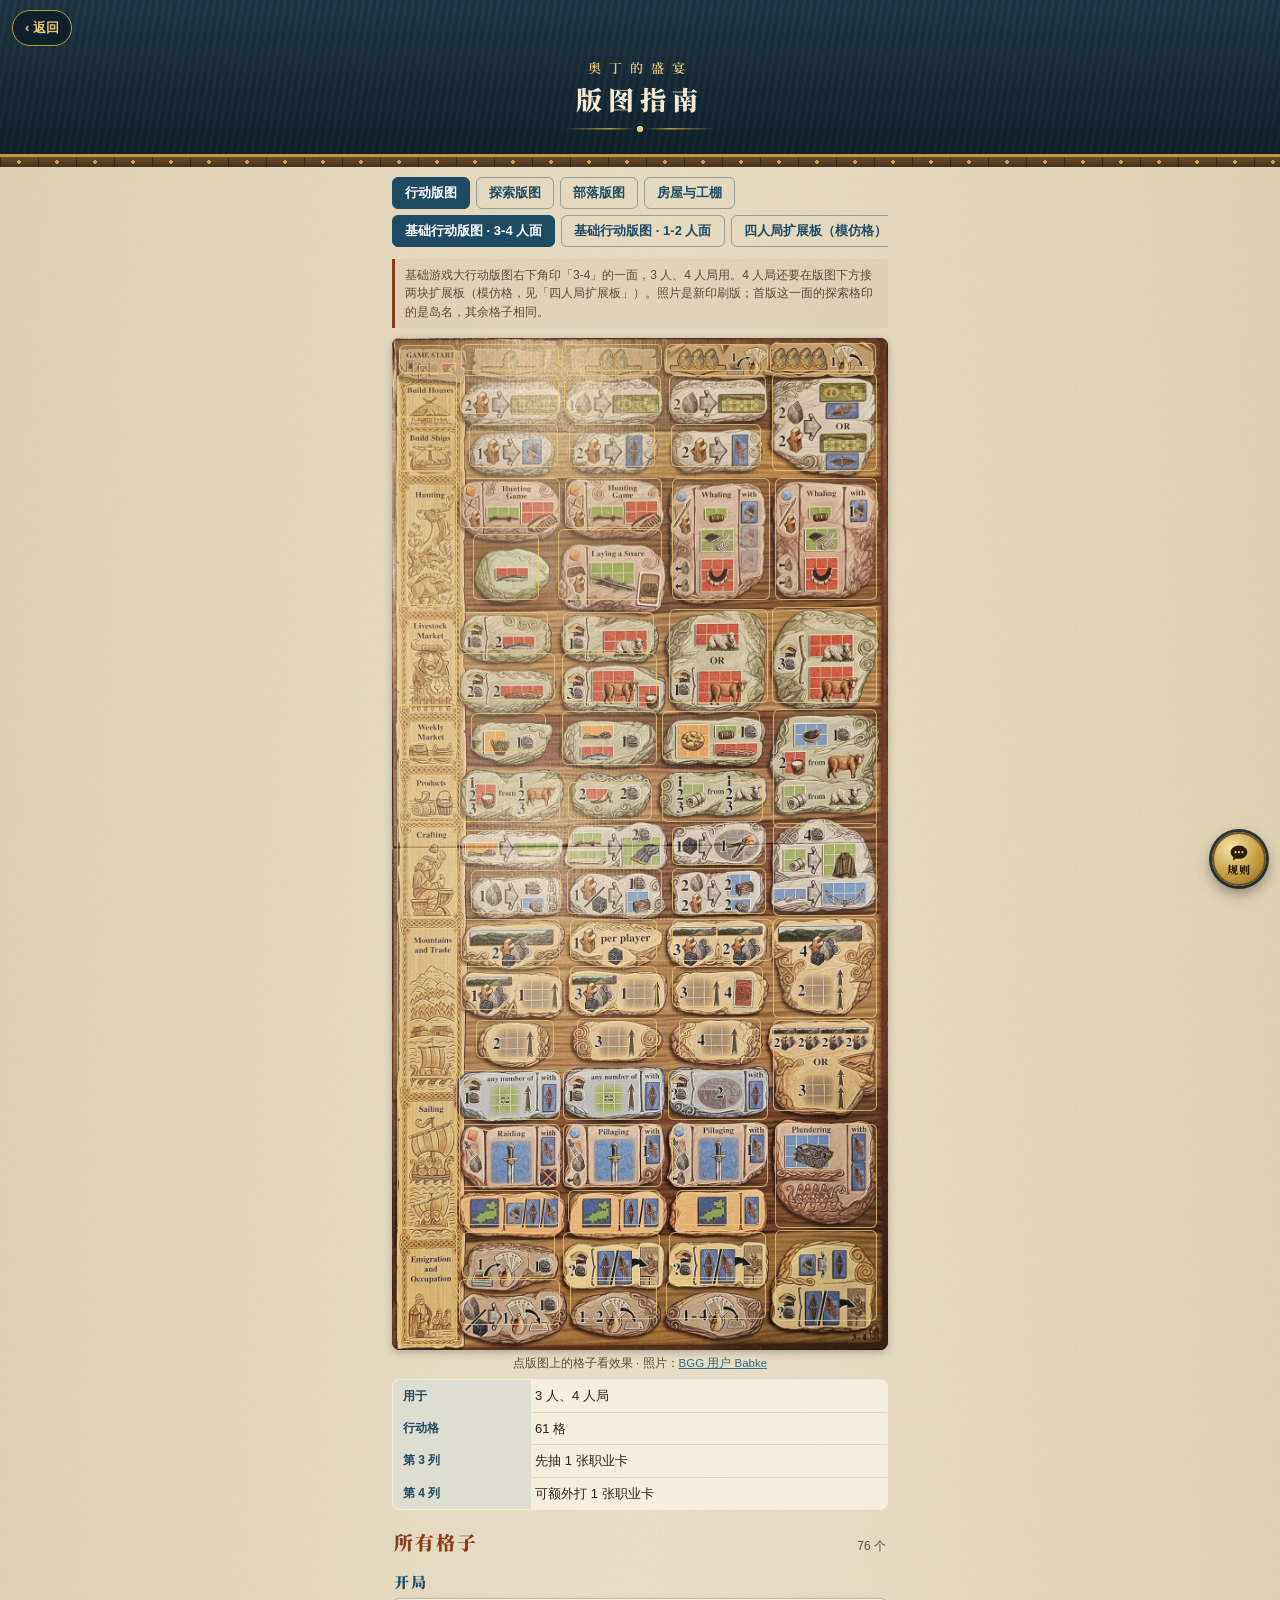
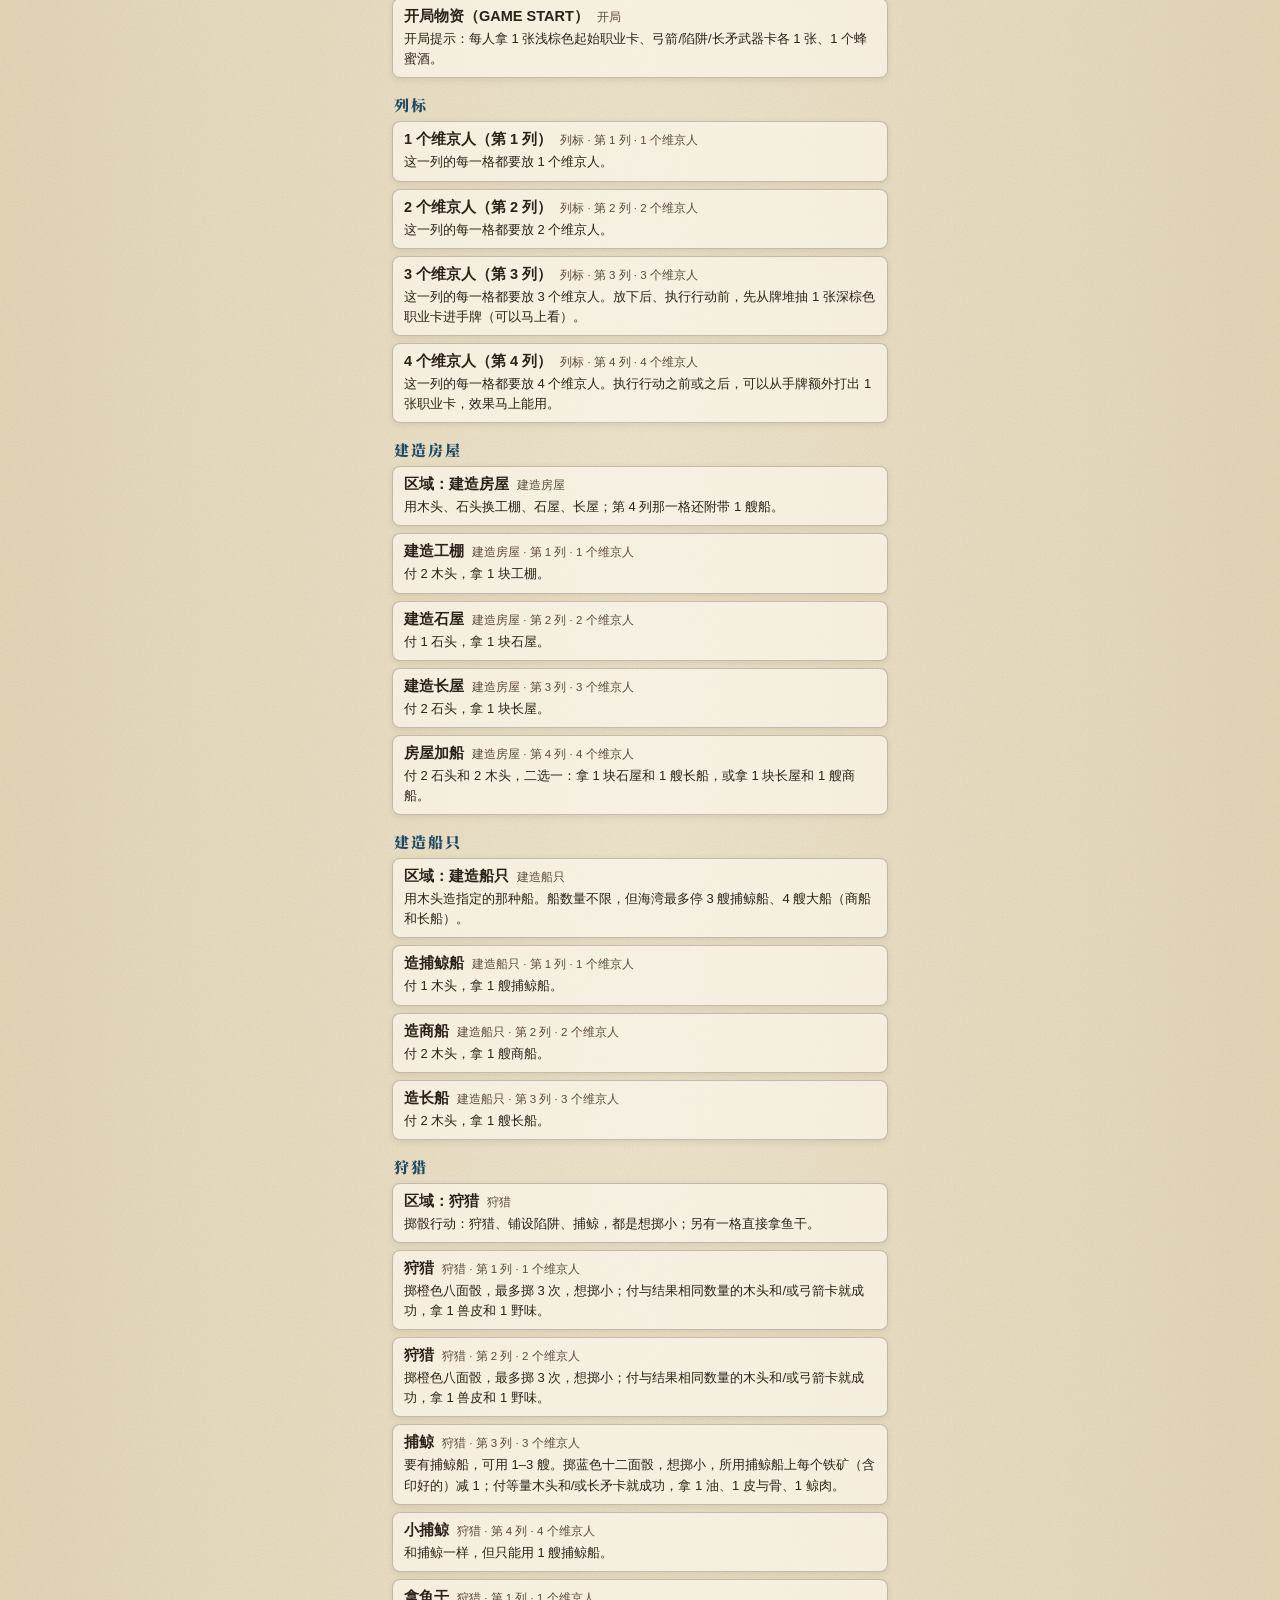
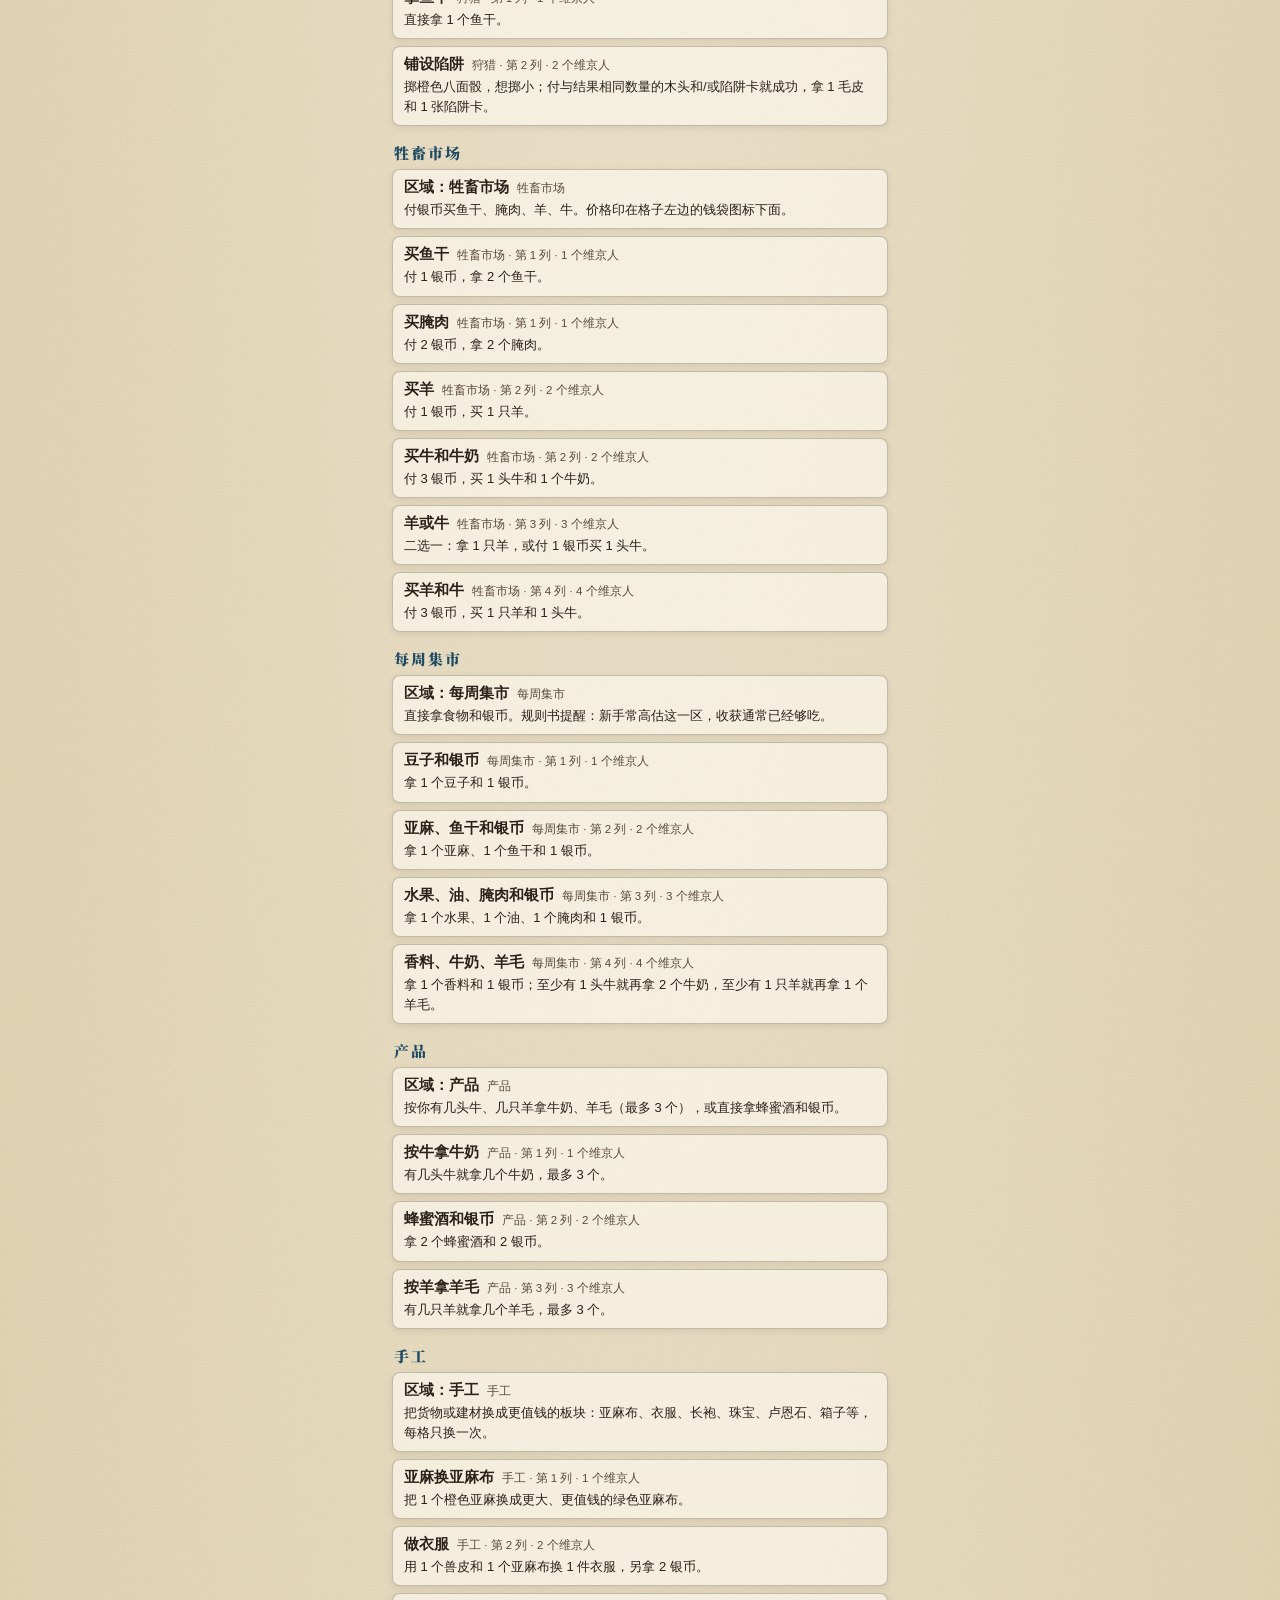
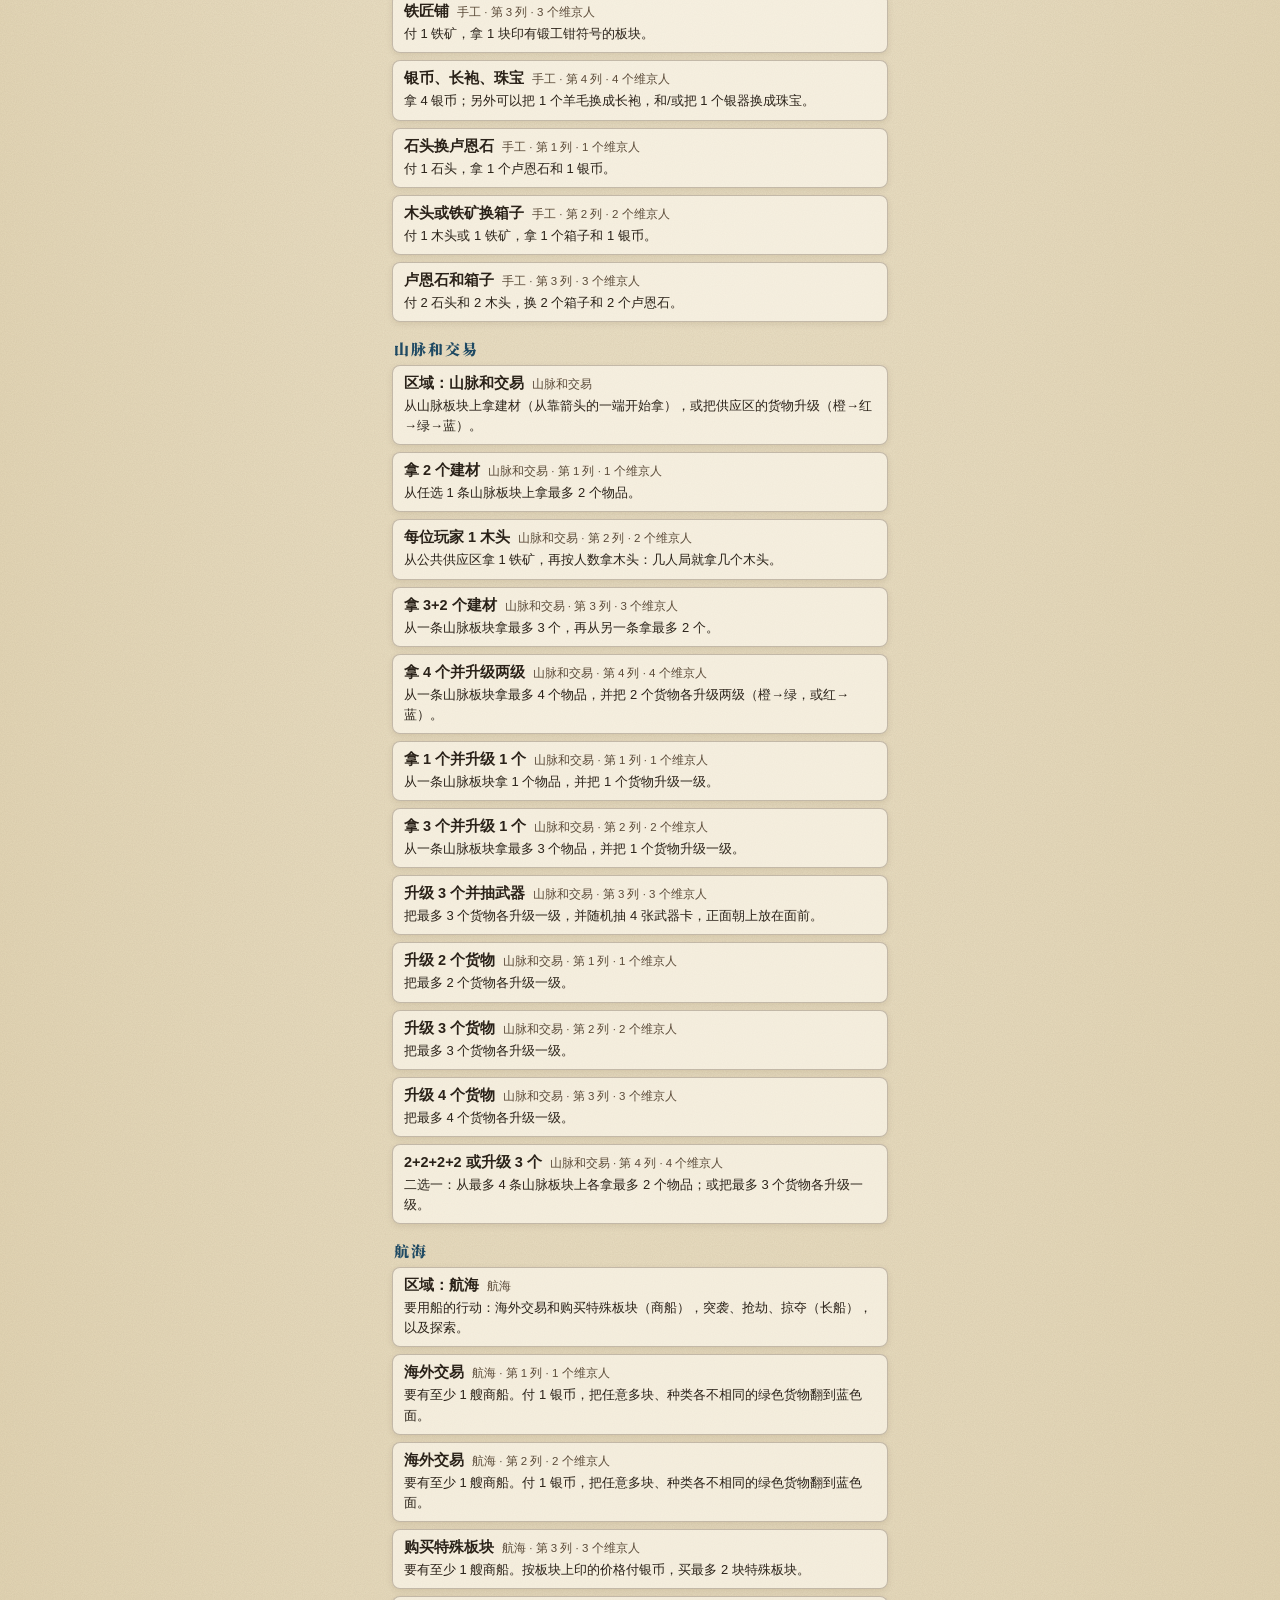
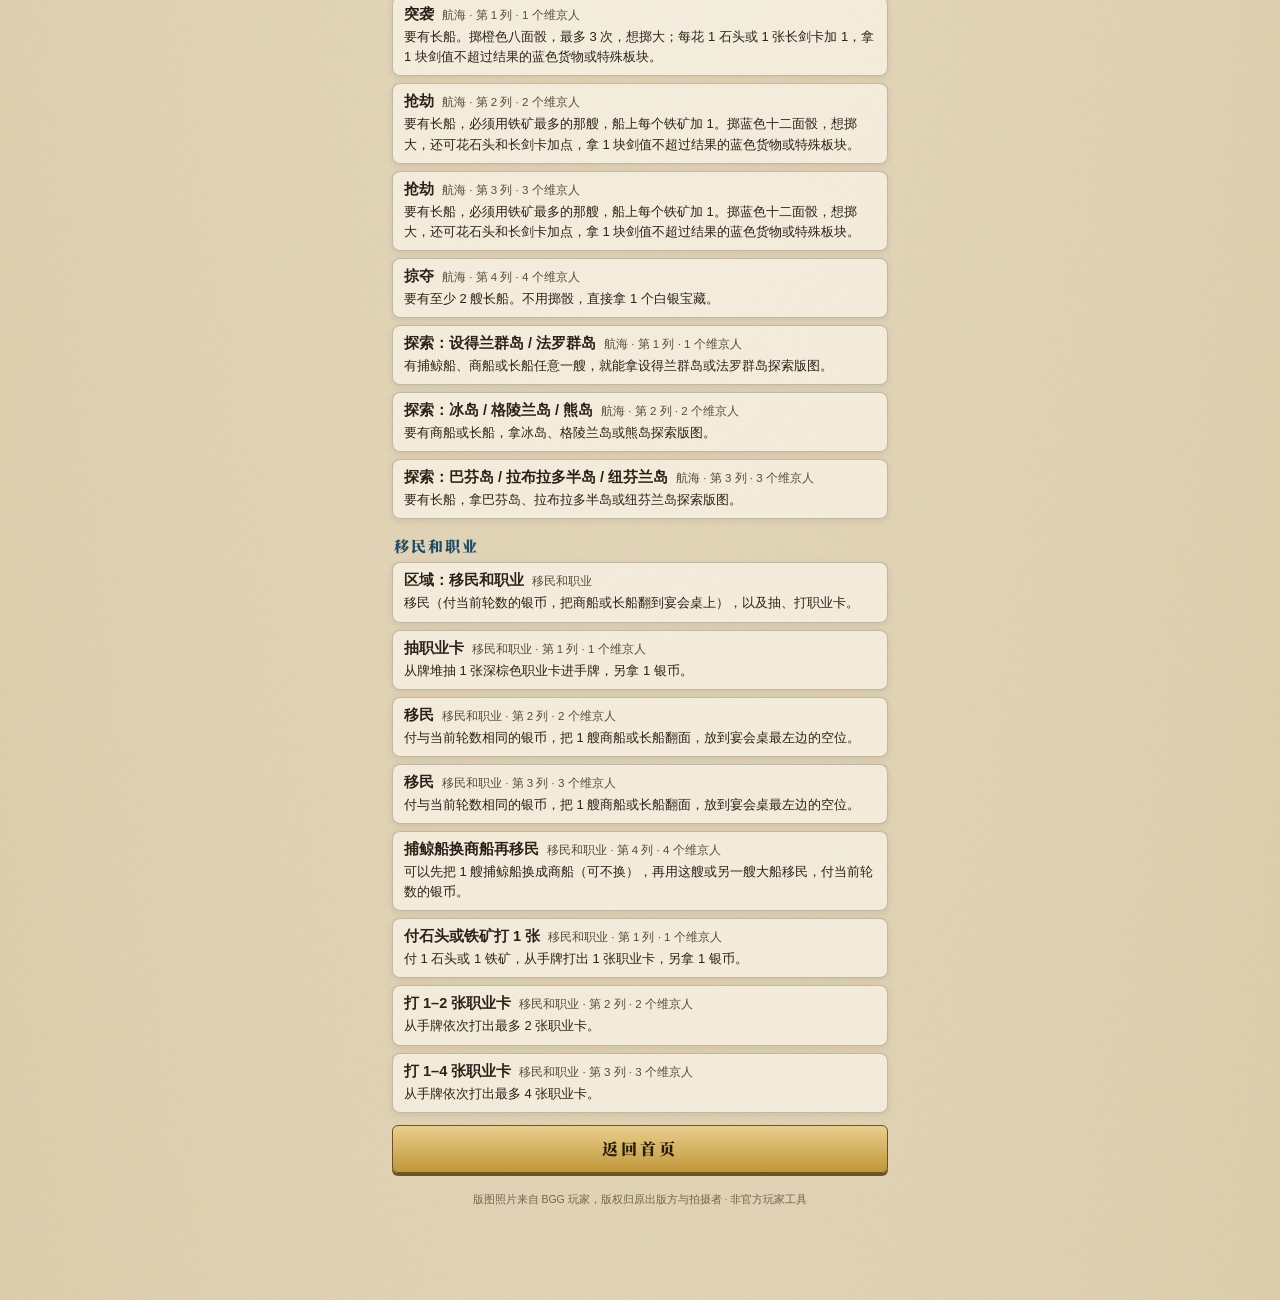
<file: public/boards.html>
<!doctype html>
<html lang="zh-CN">
<head>
<meta charset="utf-8">
<meta name="viewport" content="width=device-width,initial-scale=1,viewport-fit=cover">
<meta name="theme-color" content="#10202b">
<title>版图指南 · 奥丁的盛宴</title>
<link rel="icon" href="img/icon-64.png">
<link rel="apple-touch-icon" href="img/icon-180.png">
<link rel="preconnect" href="https://fonts.googleapis.com">
<link rel="preconnect" href="https://fonts.gstatic.com" crossorigin>
<link href="https://fonts.googleapis.com/css2?family=Oswald:wght@500;600&family=Noto+Serif+SC:wght@600;900&display=swap" rel="stylesheet">
<link rel="stylesheet" href="style.css">
</head>
<body>
<div class="hero"><a class="back-nav" href="/" data-html2canvas-ignore>‹ 返回</a><div class="en">奥丁的盛宴</div><h1>版图指南</h1><div class="orn"></div></div><div class="band"></div>
<div class="wrap">
<div class="chips cf" id="groups"></div>
<div class="chips cf bd-pick" id="pick"></div>
<div id="board"><div class="empty">加载中…</div></div>
<a class="btn" href="./">返回首页</a>
<footer>版图照片来自 BGG 玩家，版权归原出版方与拍摄者 · 非官方玩家工具</footer>
</div>
<script type="module" src="boards.js"></script>
<script type="module" src="chat.js"></script>
<div id="sheet"></div>
</body>
</html>
</file>
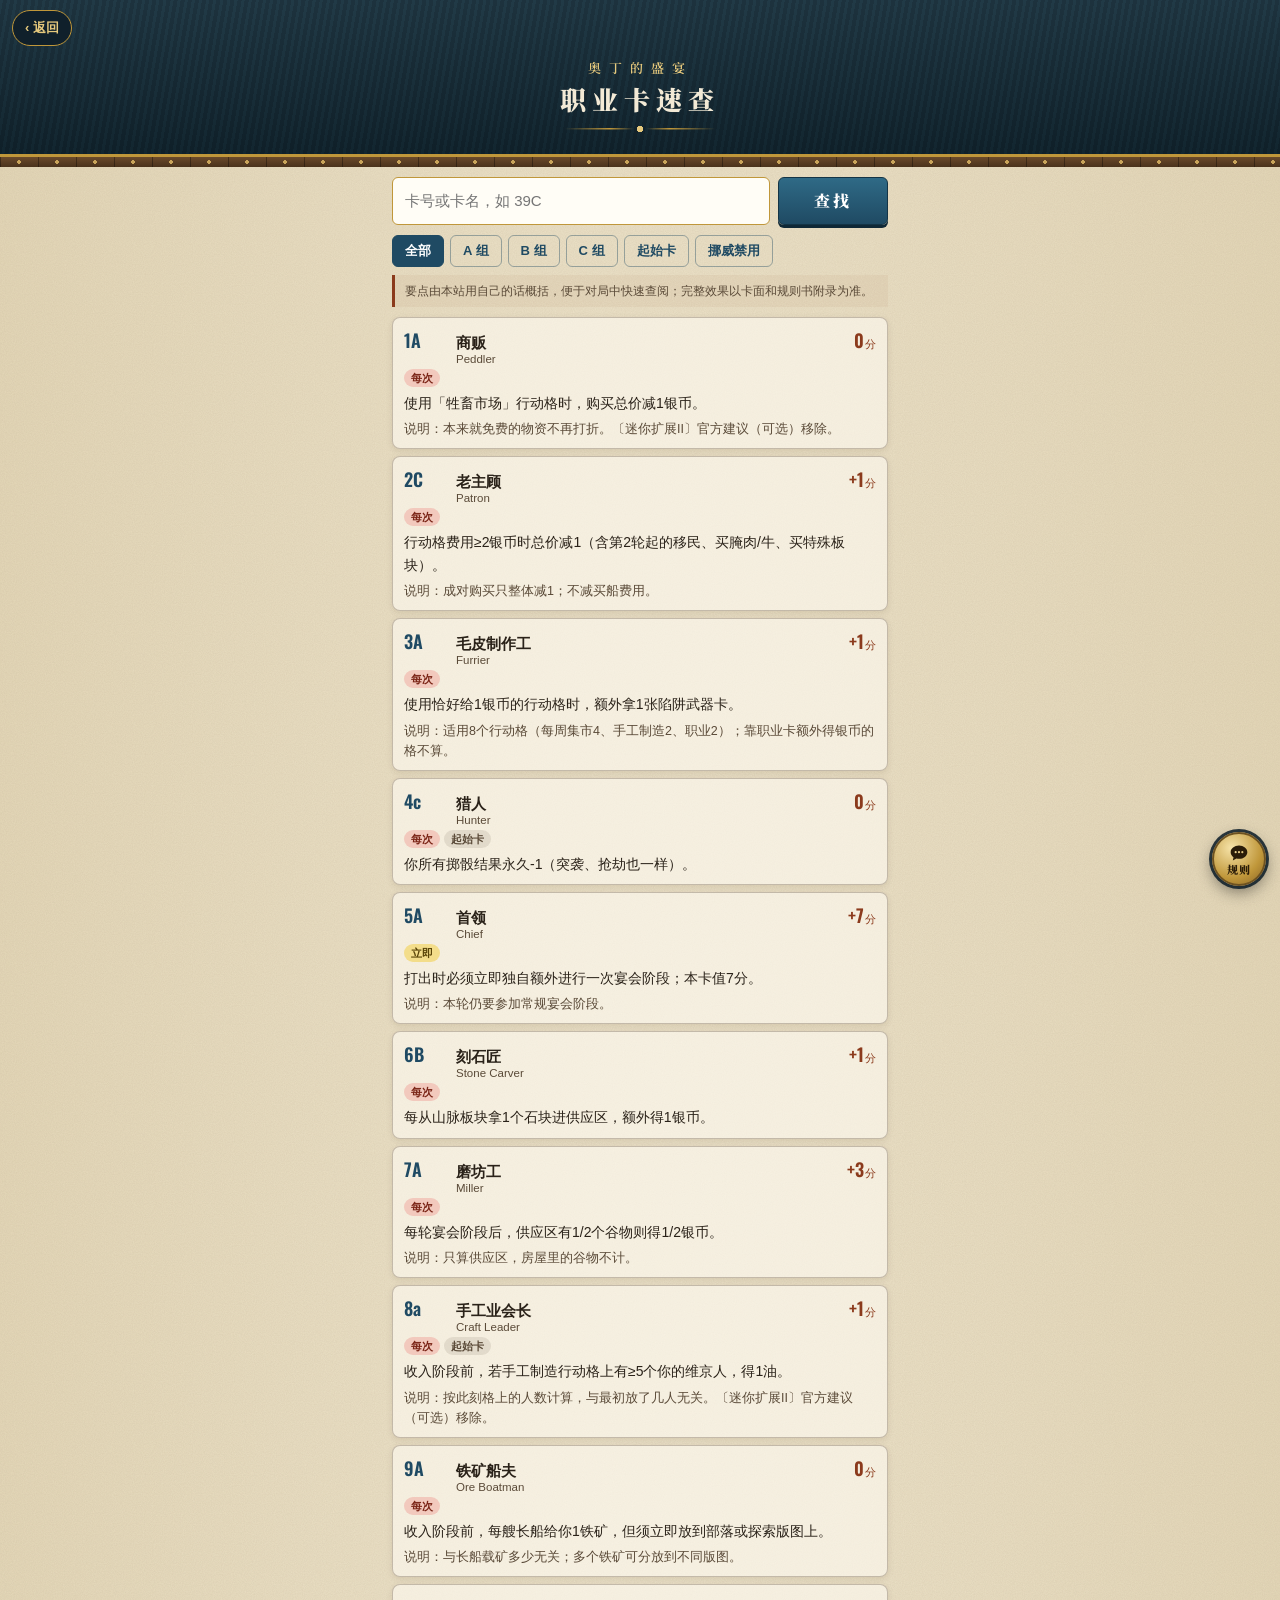
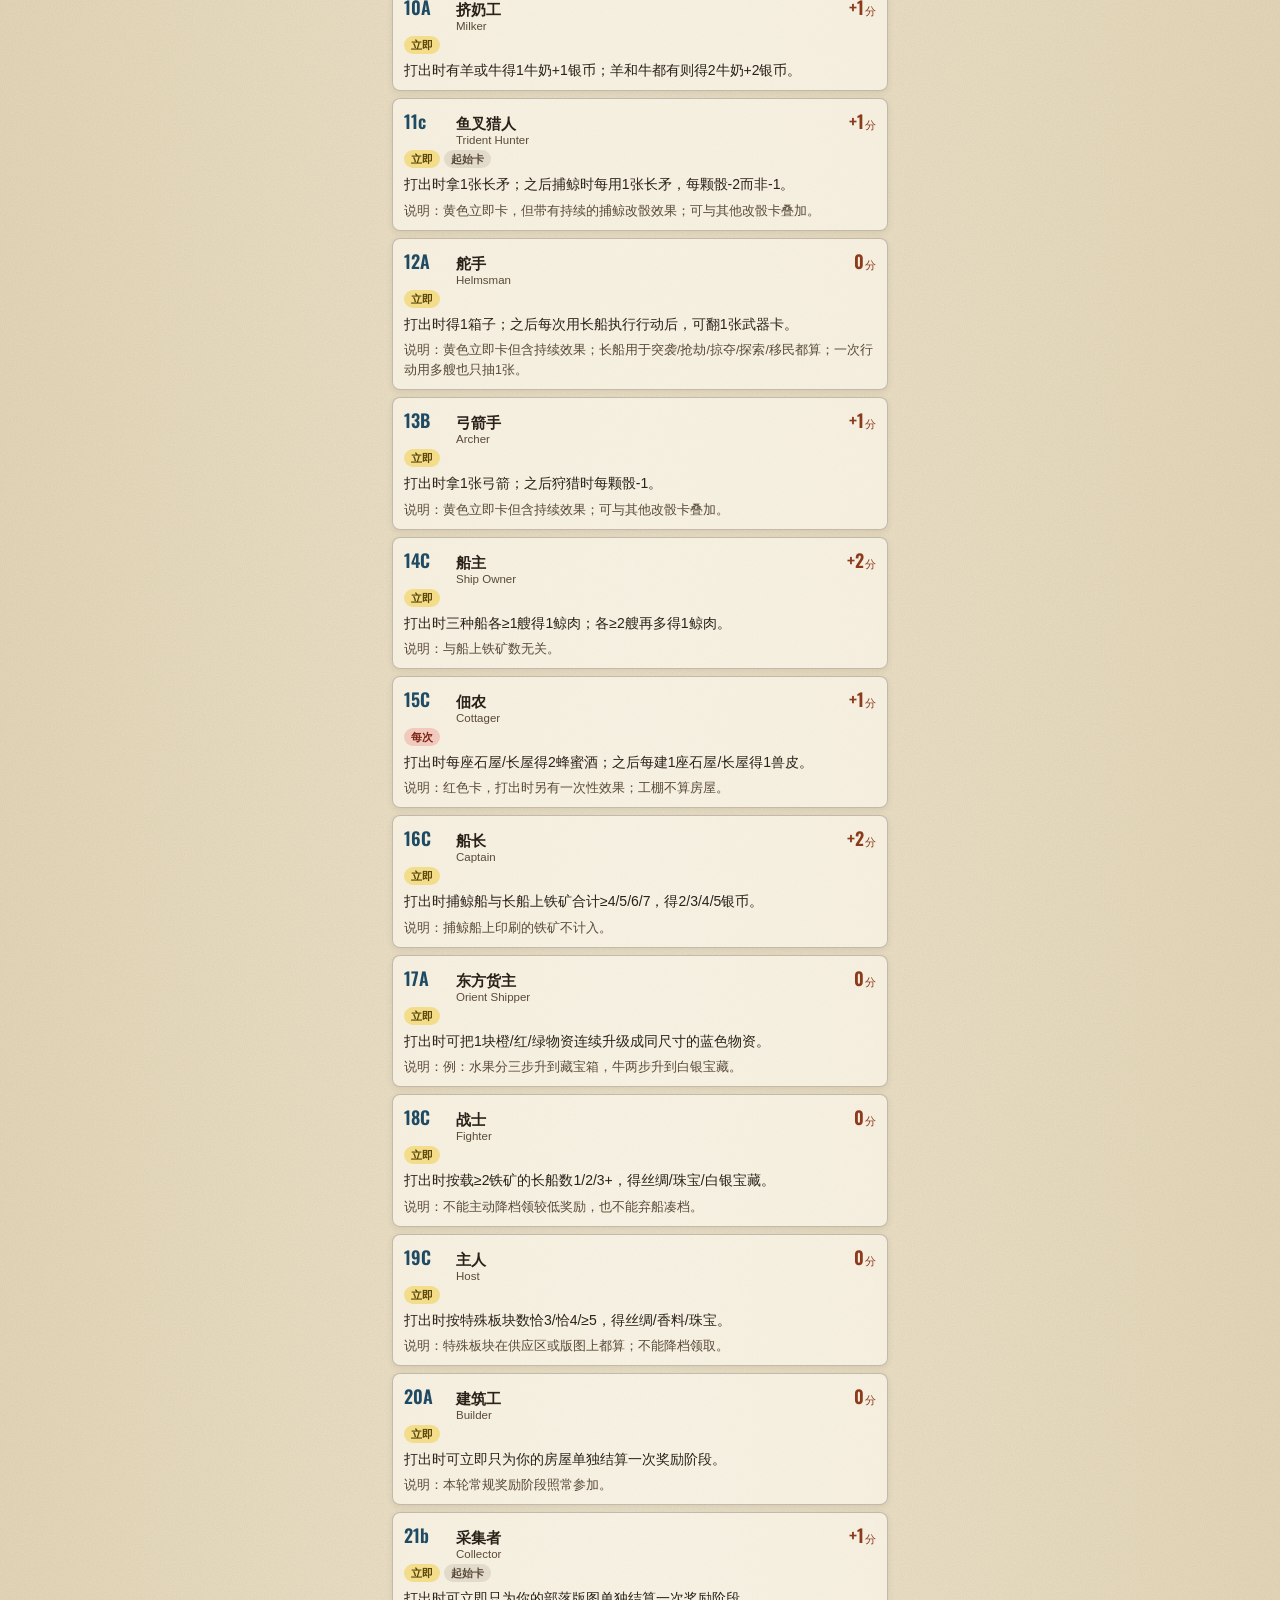
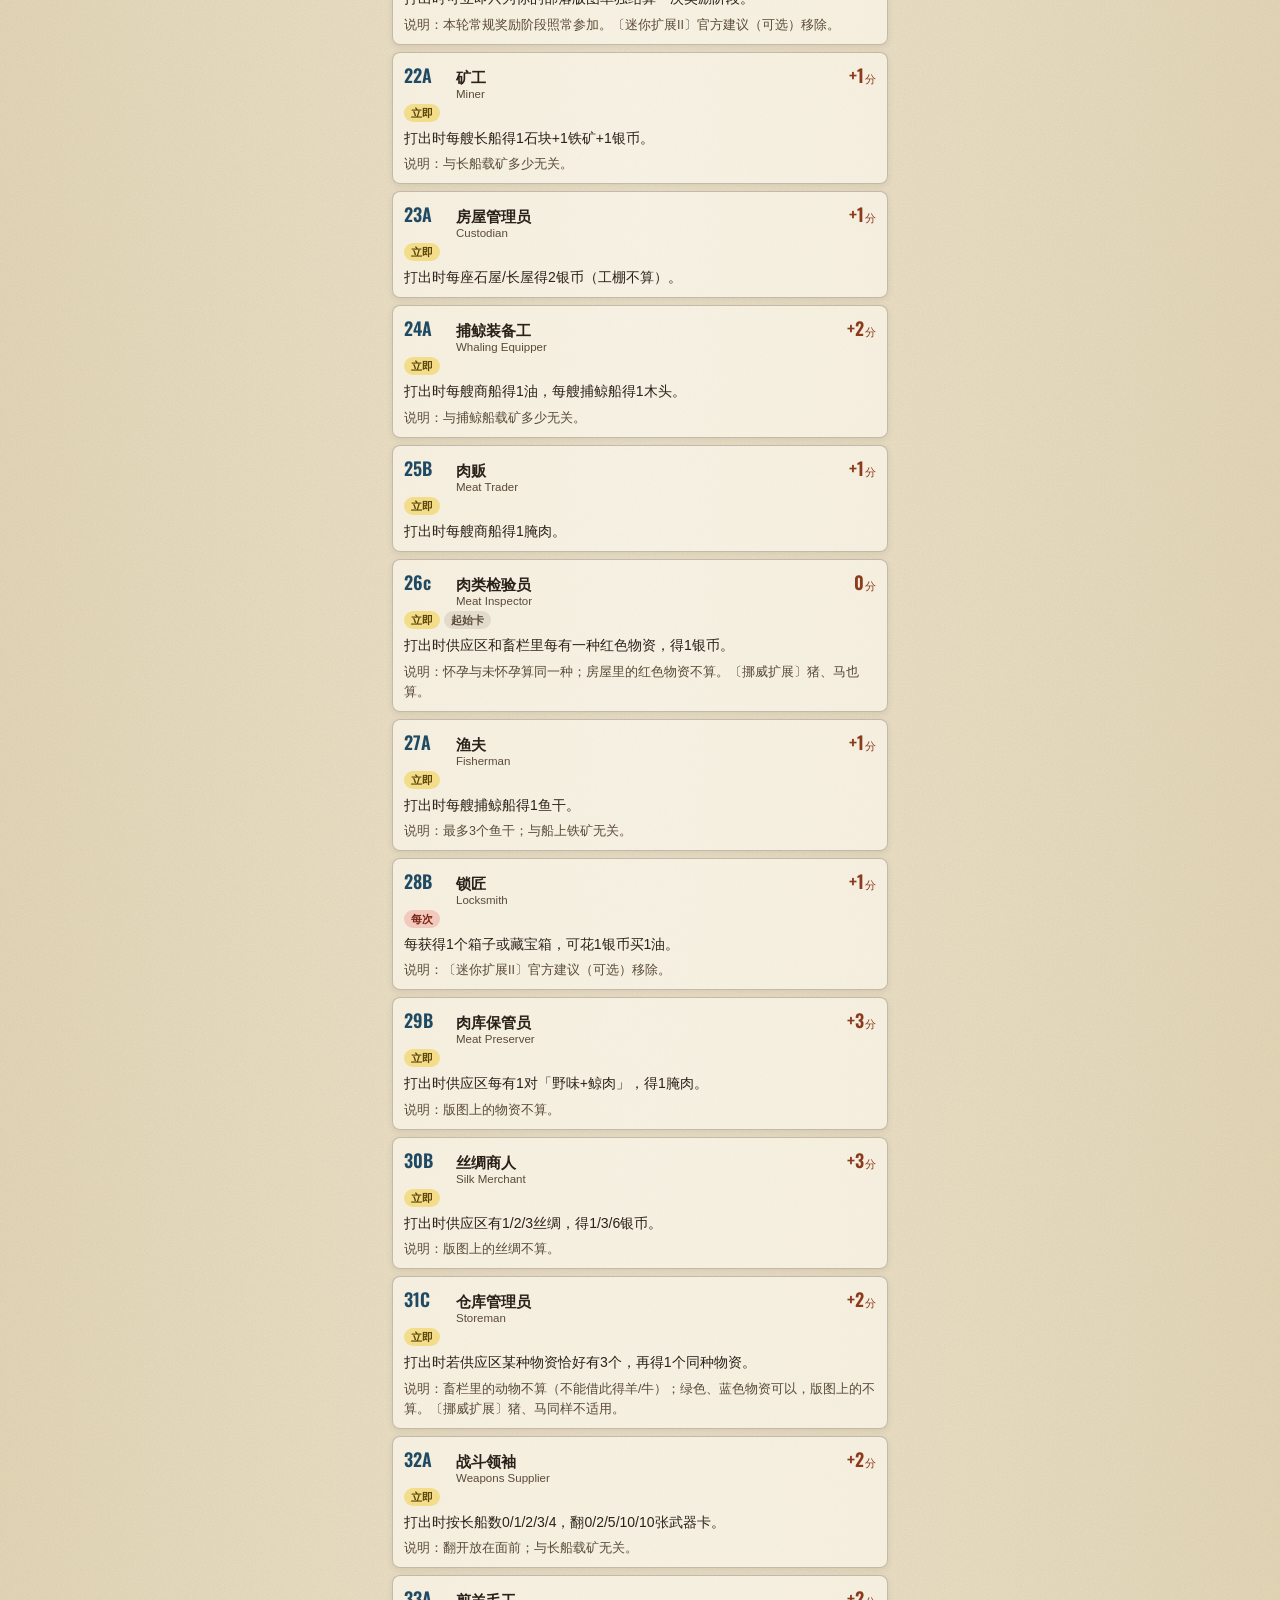
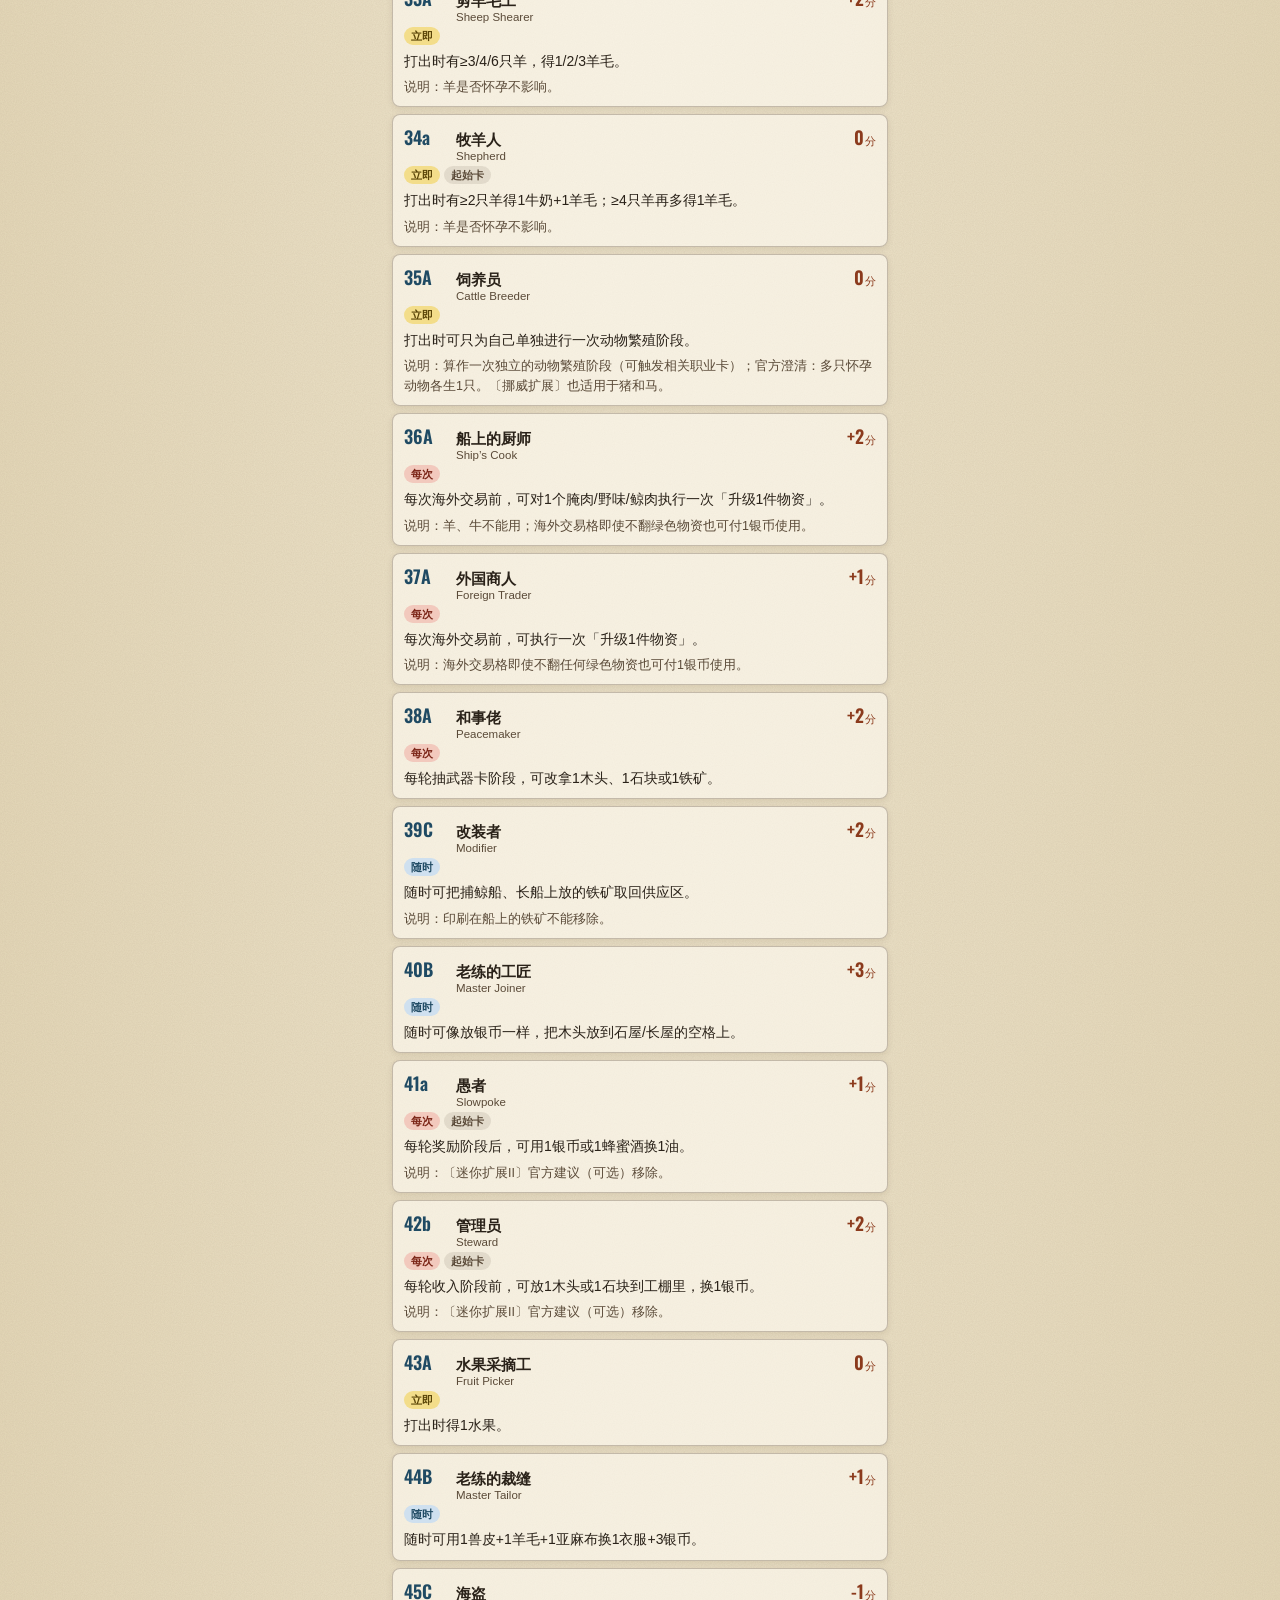
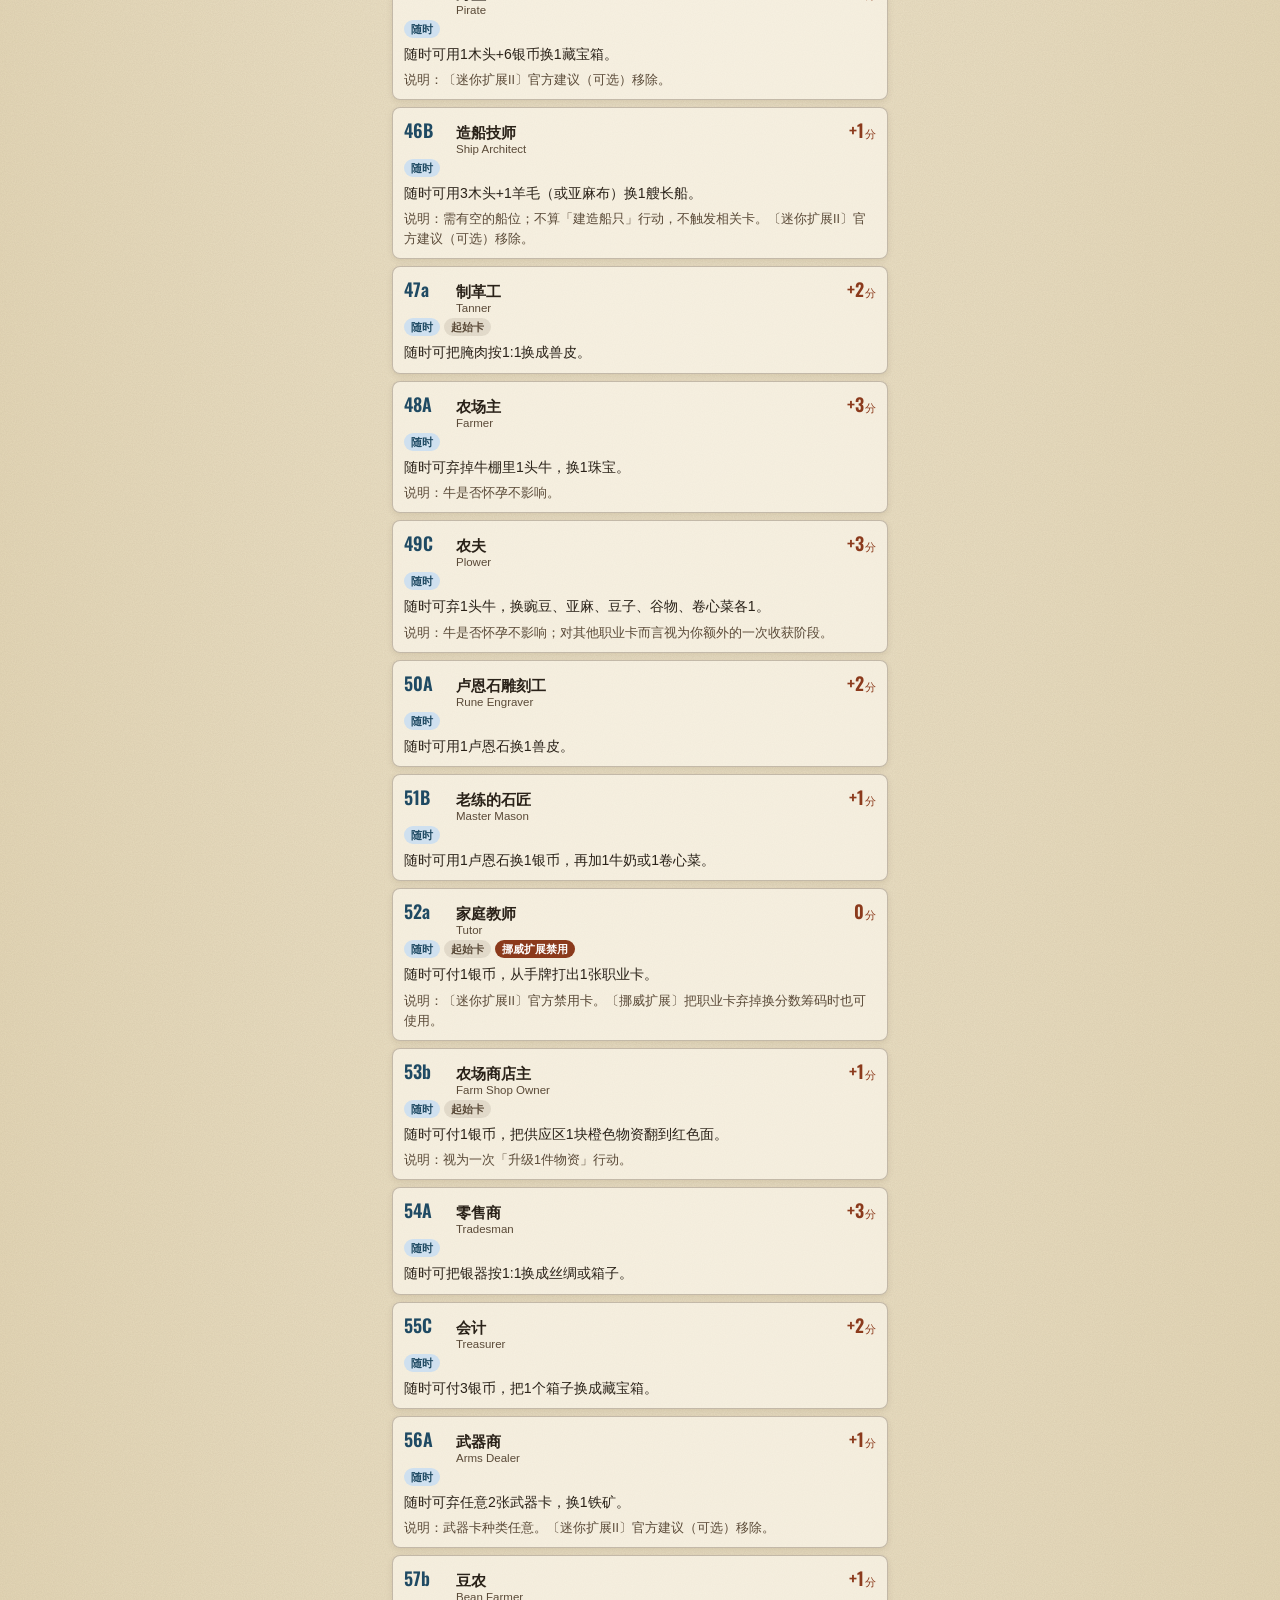
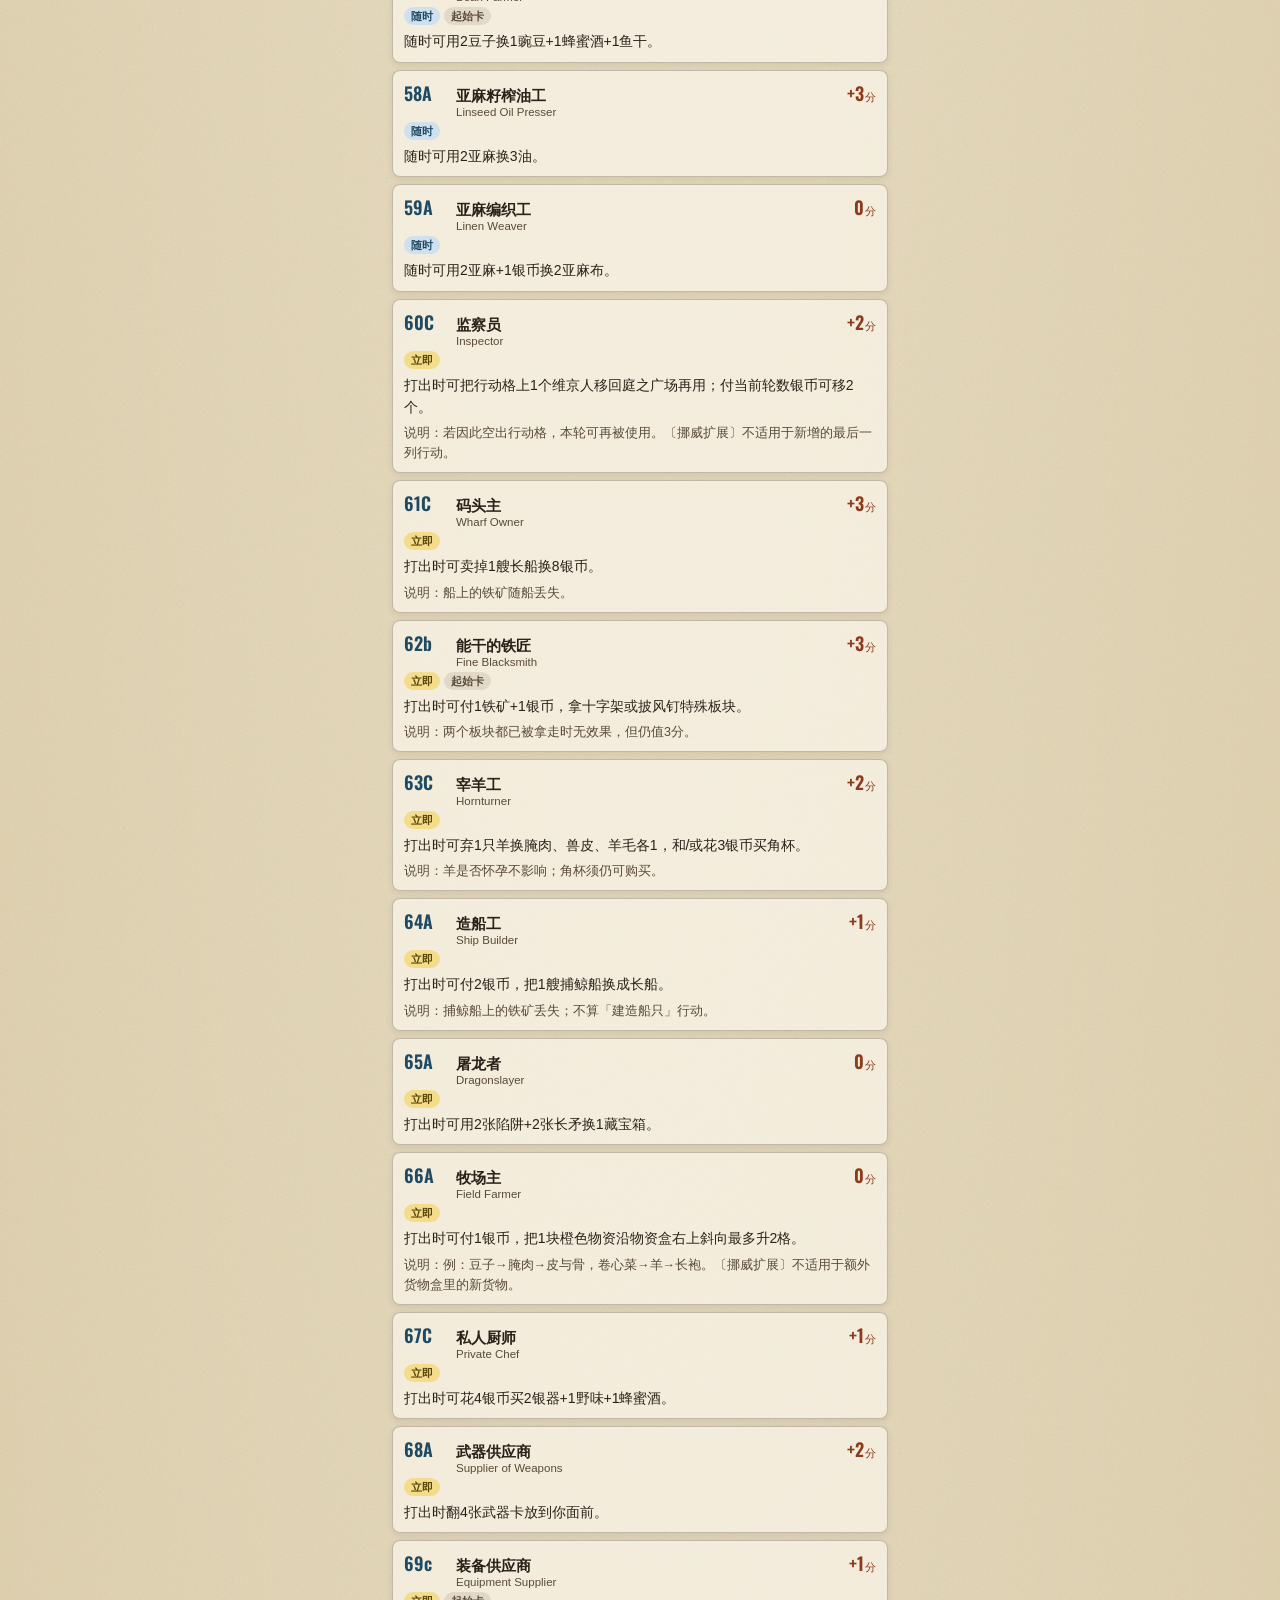
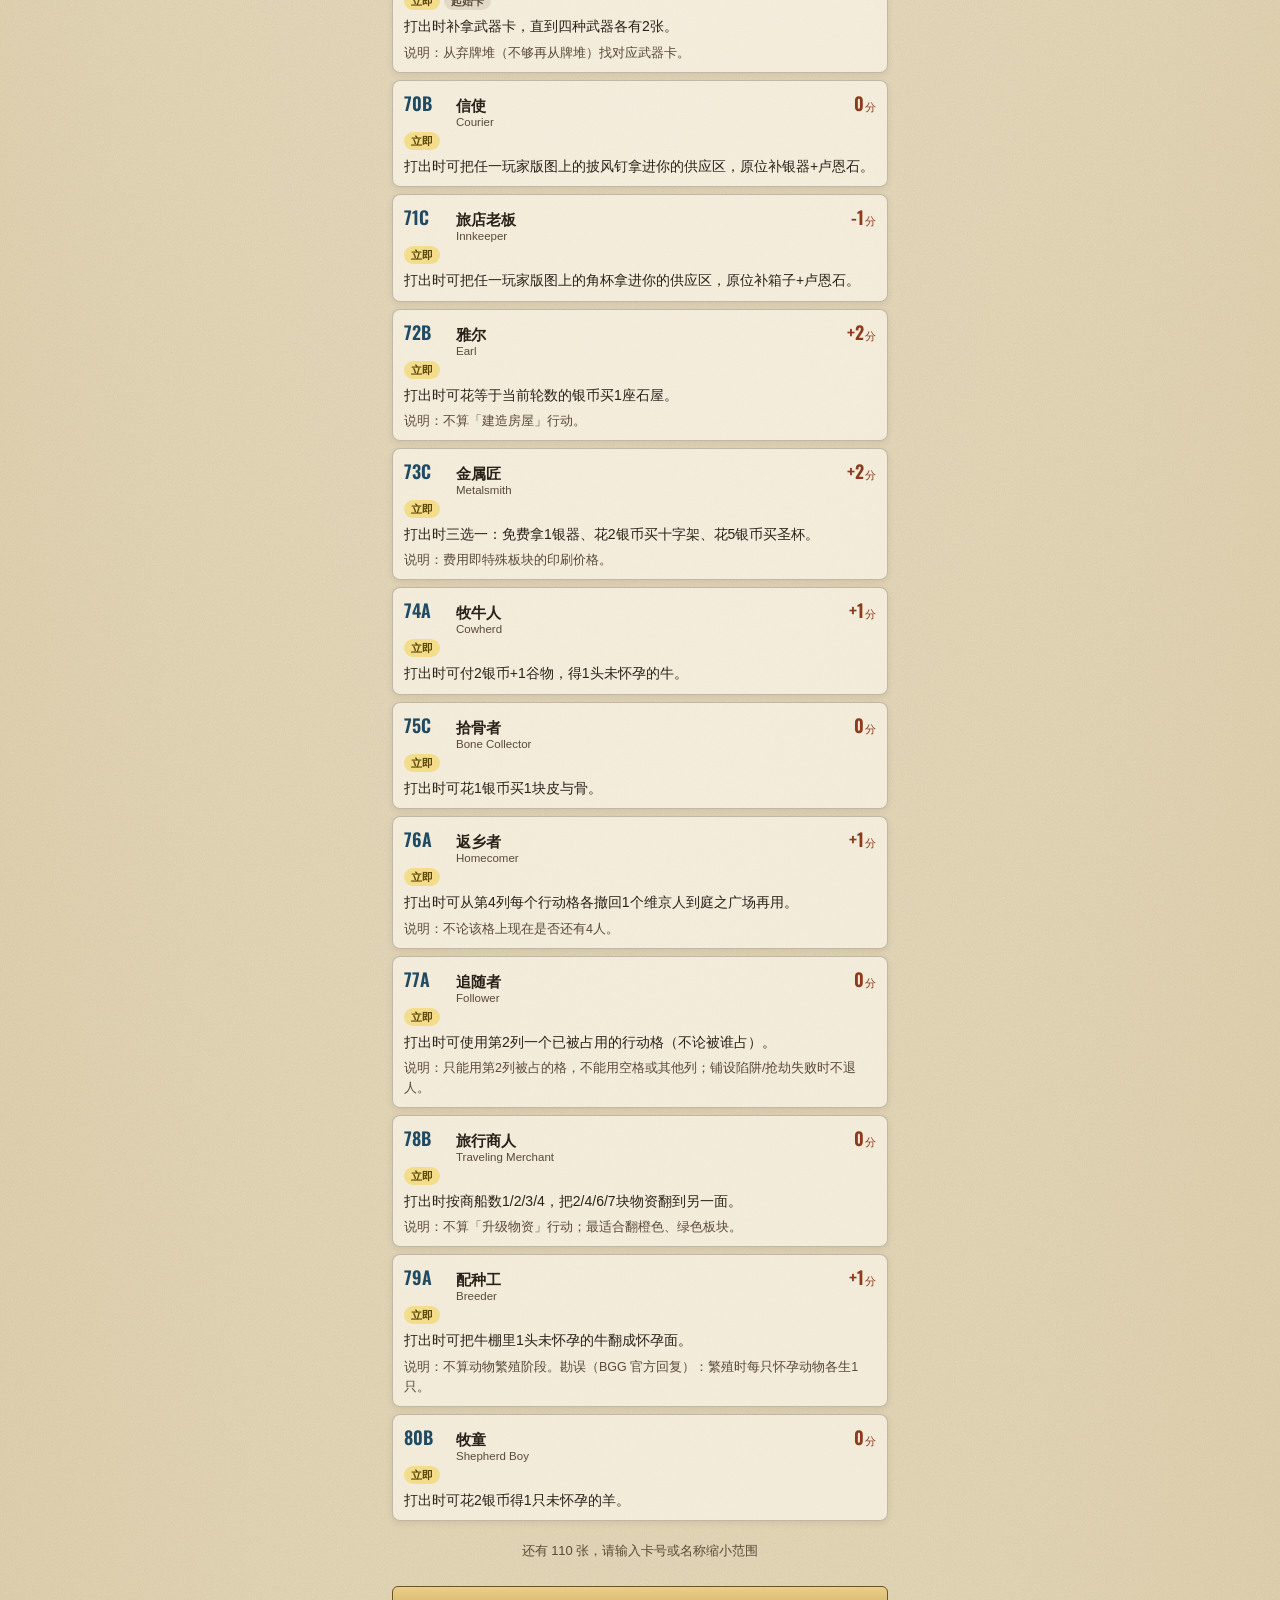
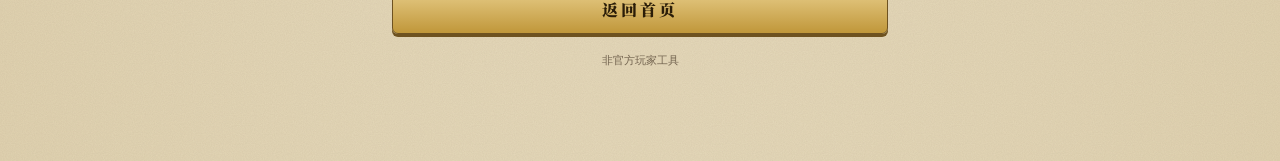
<file: public/cards.html>
<!doctype html>
<html lang="zh-CN">
<head>
<meta charset="utf-8">
<meta name="viewport" content="width=device-width,initial-scale=1,viewport-fit=cover">
<meta name="theme-color" content="#10202b">
<title>职业卡速查 · 奥丁的盛宴</title>
<link rel="icon" href="img/icon-64.png">
<link rel="apple-touch-icon" href="img/icon-180.png">
<link rel="preconnect" href="https://fonts.googleapis.com">
<link rel="preconnect" href="https://fonts.gstatic.com" crossorigin>
<link href="https://fonts.googleapis.com/css2?family=Oswald:wght@500;600&family=Noto+Serif+SC:wght@600;900&display=swap" rel="stylesheet">
<link rel="stylesheet" href="style.css">
</head>
<body>
<div class="hero"><a class="back-nav" href="/" data-html2canvas-ignore>‹ 返回</a><div class="en">奥丁的盛宴</div><h1>职业卡速查</h1><div class="orn"></div></div><div class="band"></div>
<div class="wrap">
<form class="join" id="search"><input id="q" maxlength="20" autocomplete="off" placeholder="卡号或卡名，如 39C" enterkeyhint="search"><button class="btn navy">查找</button></form>
<div class="chips cf" id="filters"></div>
<p class="note">要点由本站用自己的话概括，便于对局中快速查阅；完整效果以卡面和规则书附录为准。</p>
<div class="list cards" id="cards"><div class="empty">加载中…</div></div>
<a class="btn" href="./">返回首页</a>
<footer>非官方玩家工具</footer>
</div>
<script type="module" src="cards.js"></script>
<script type="module" src="chat.js"></script>
</body>
</html>
</file>
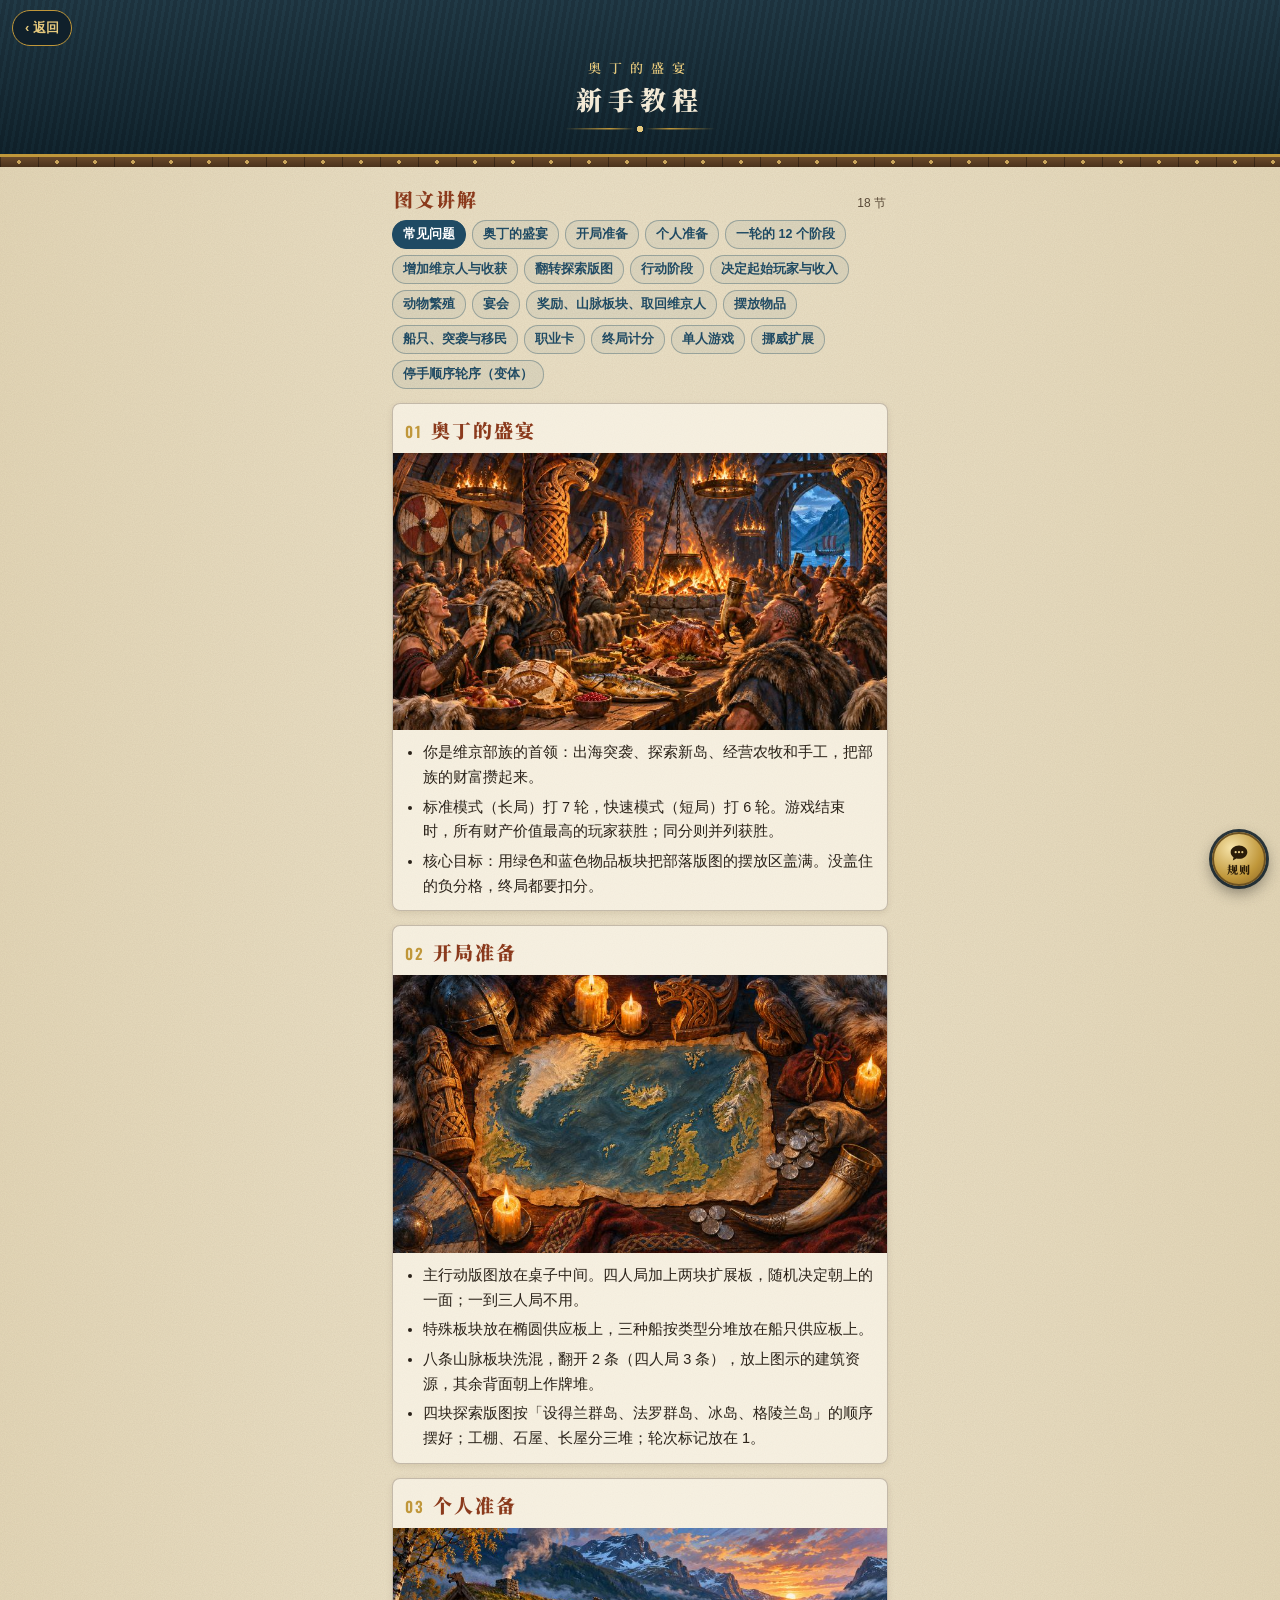
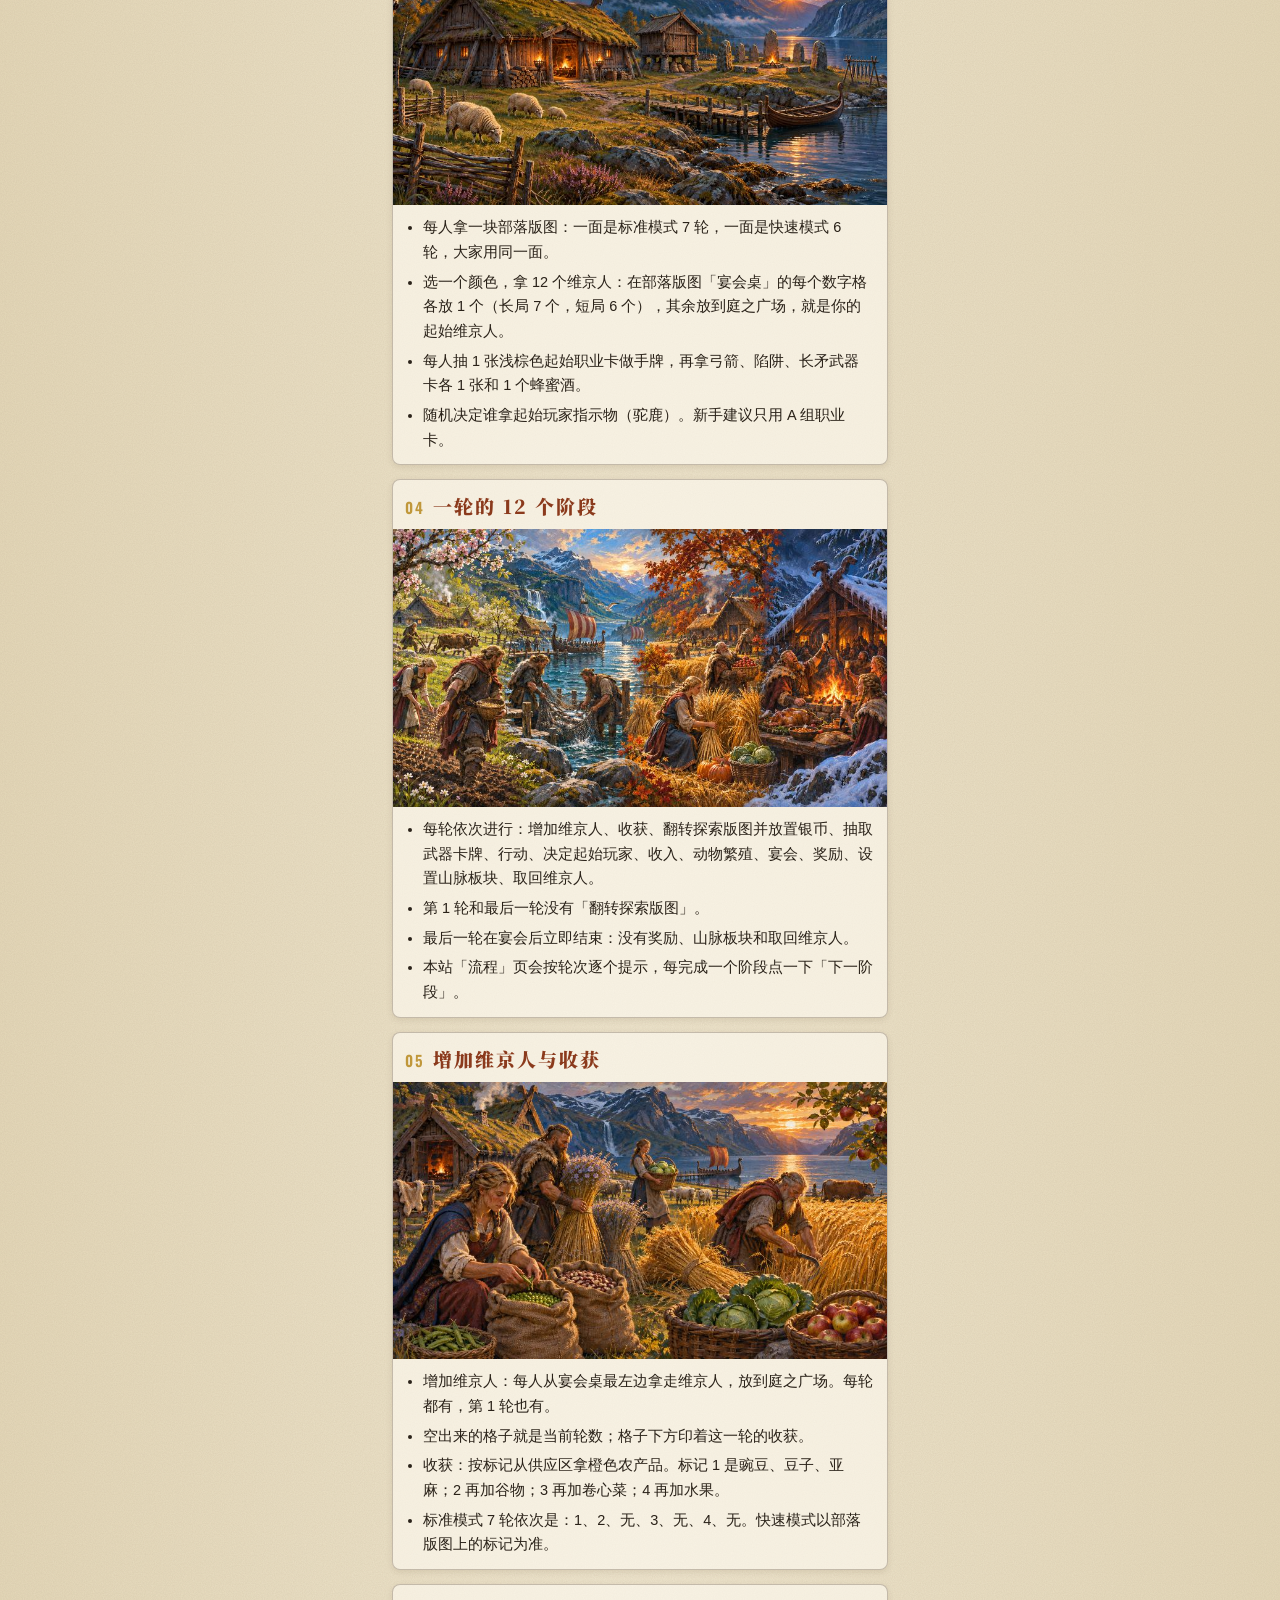
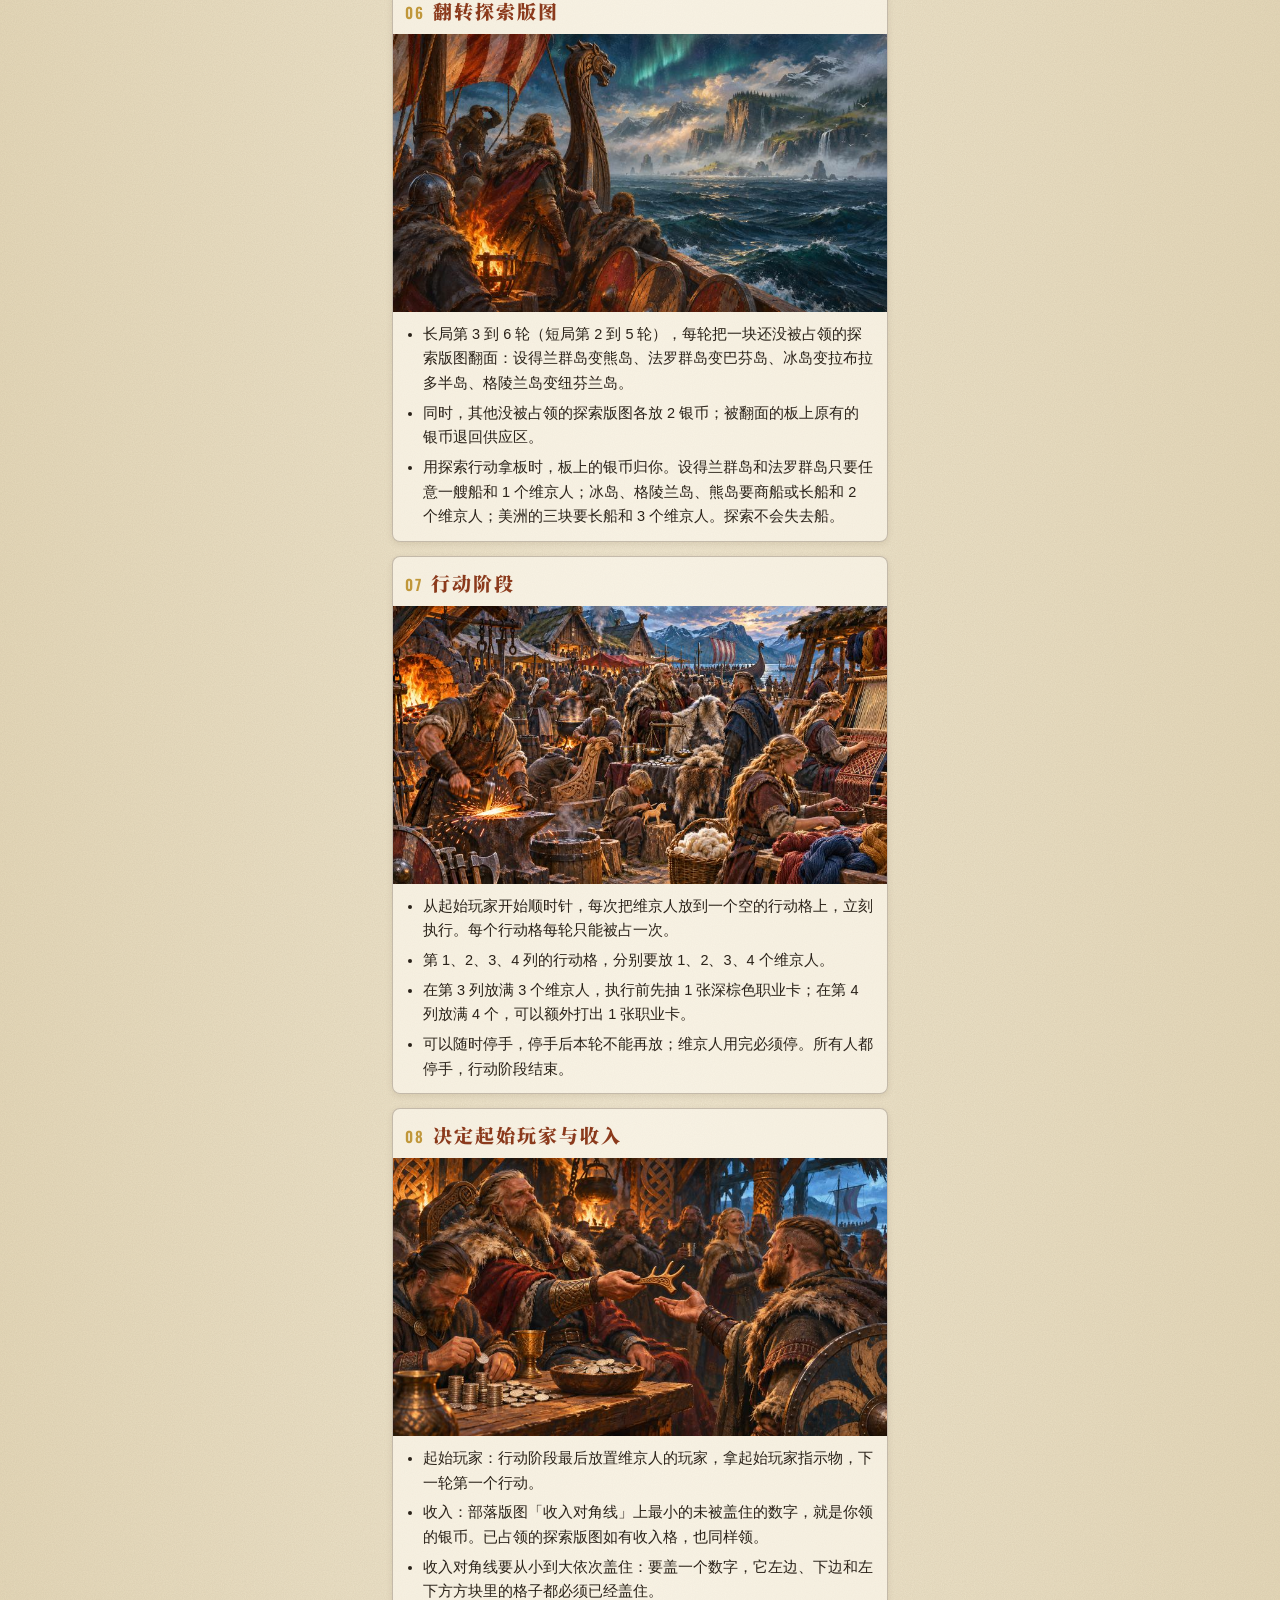
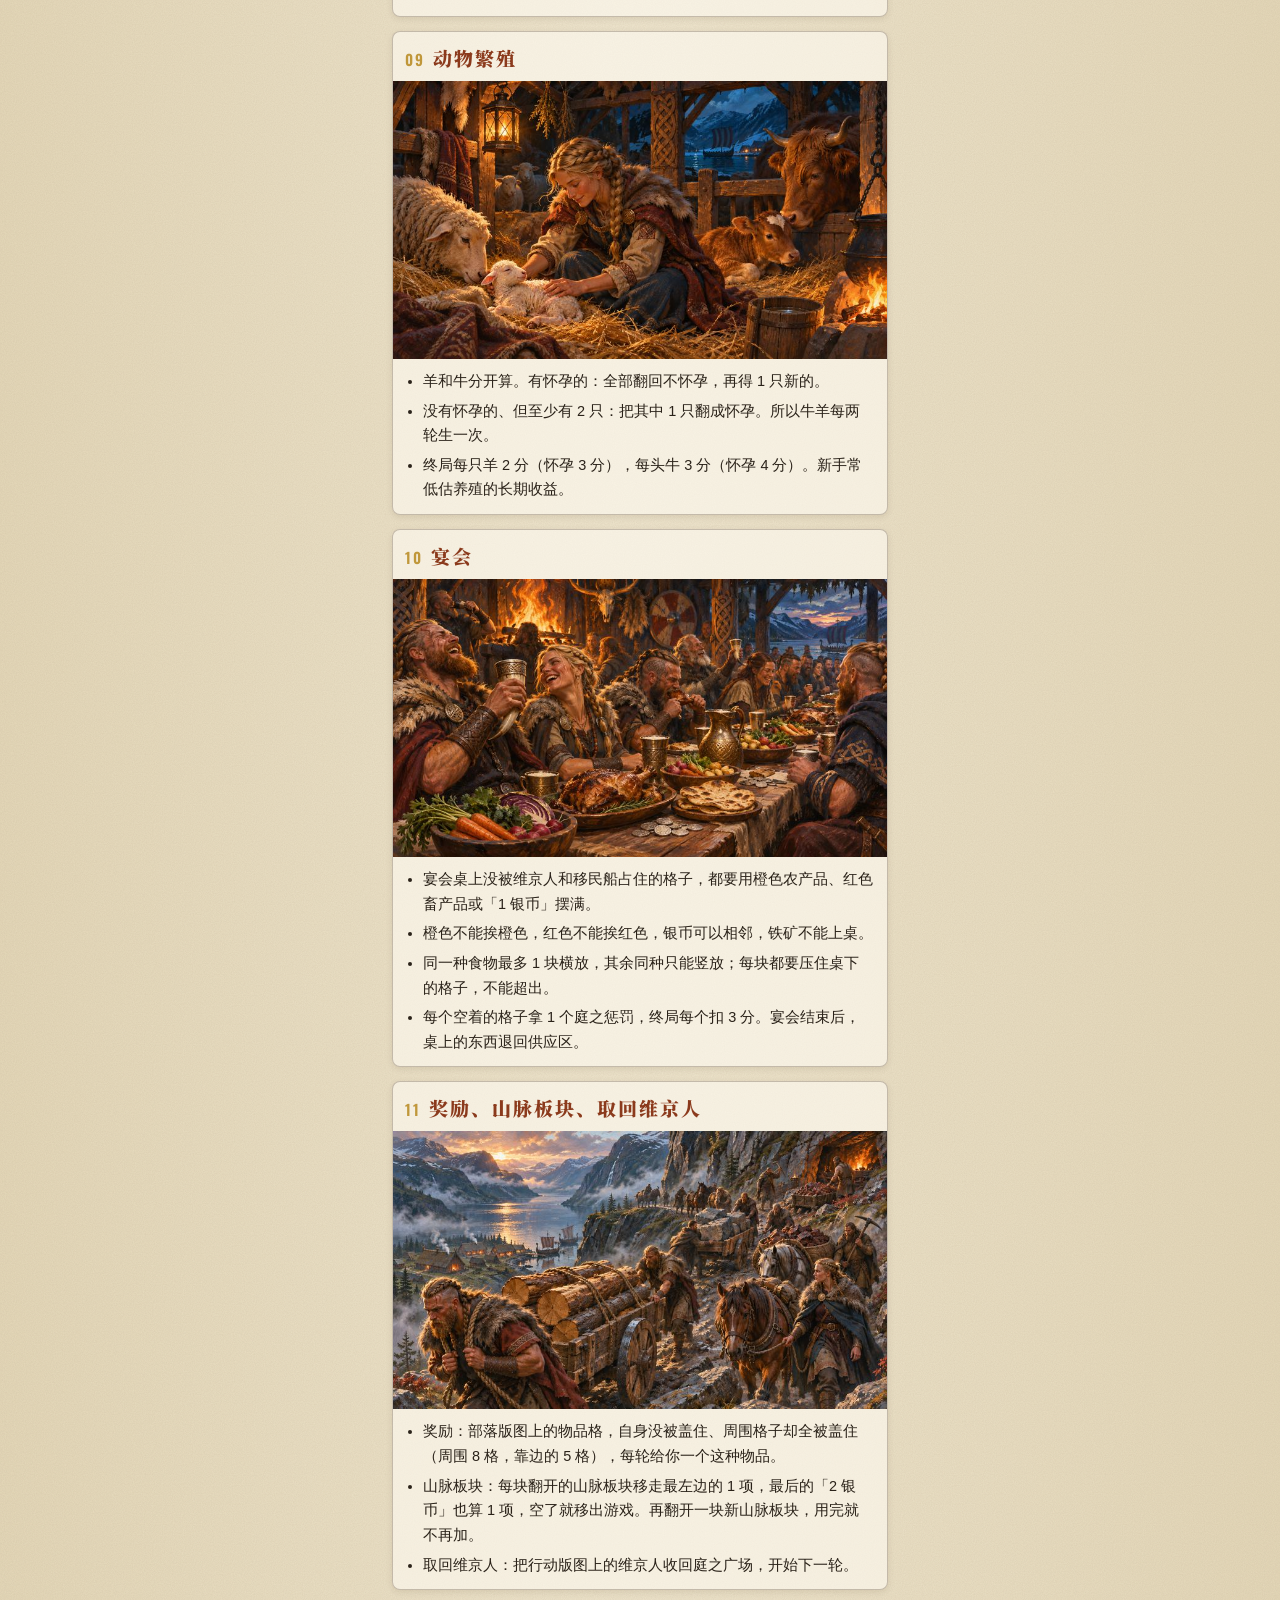
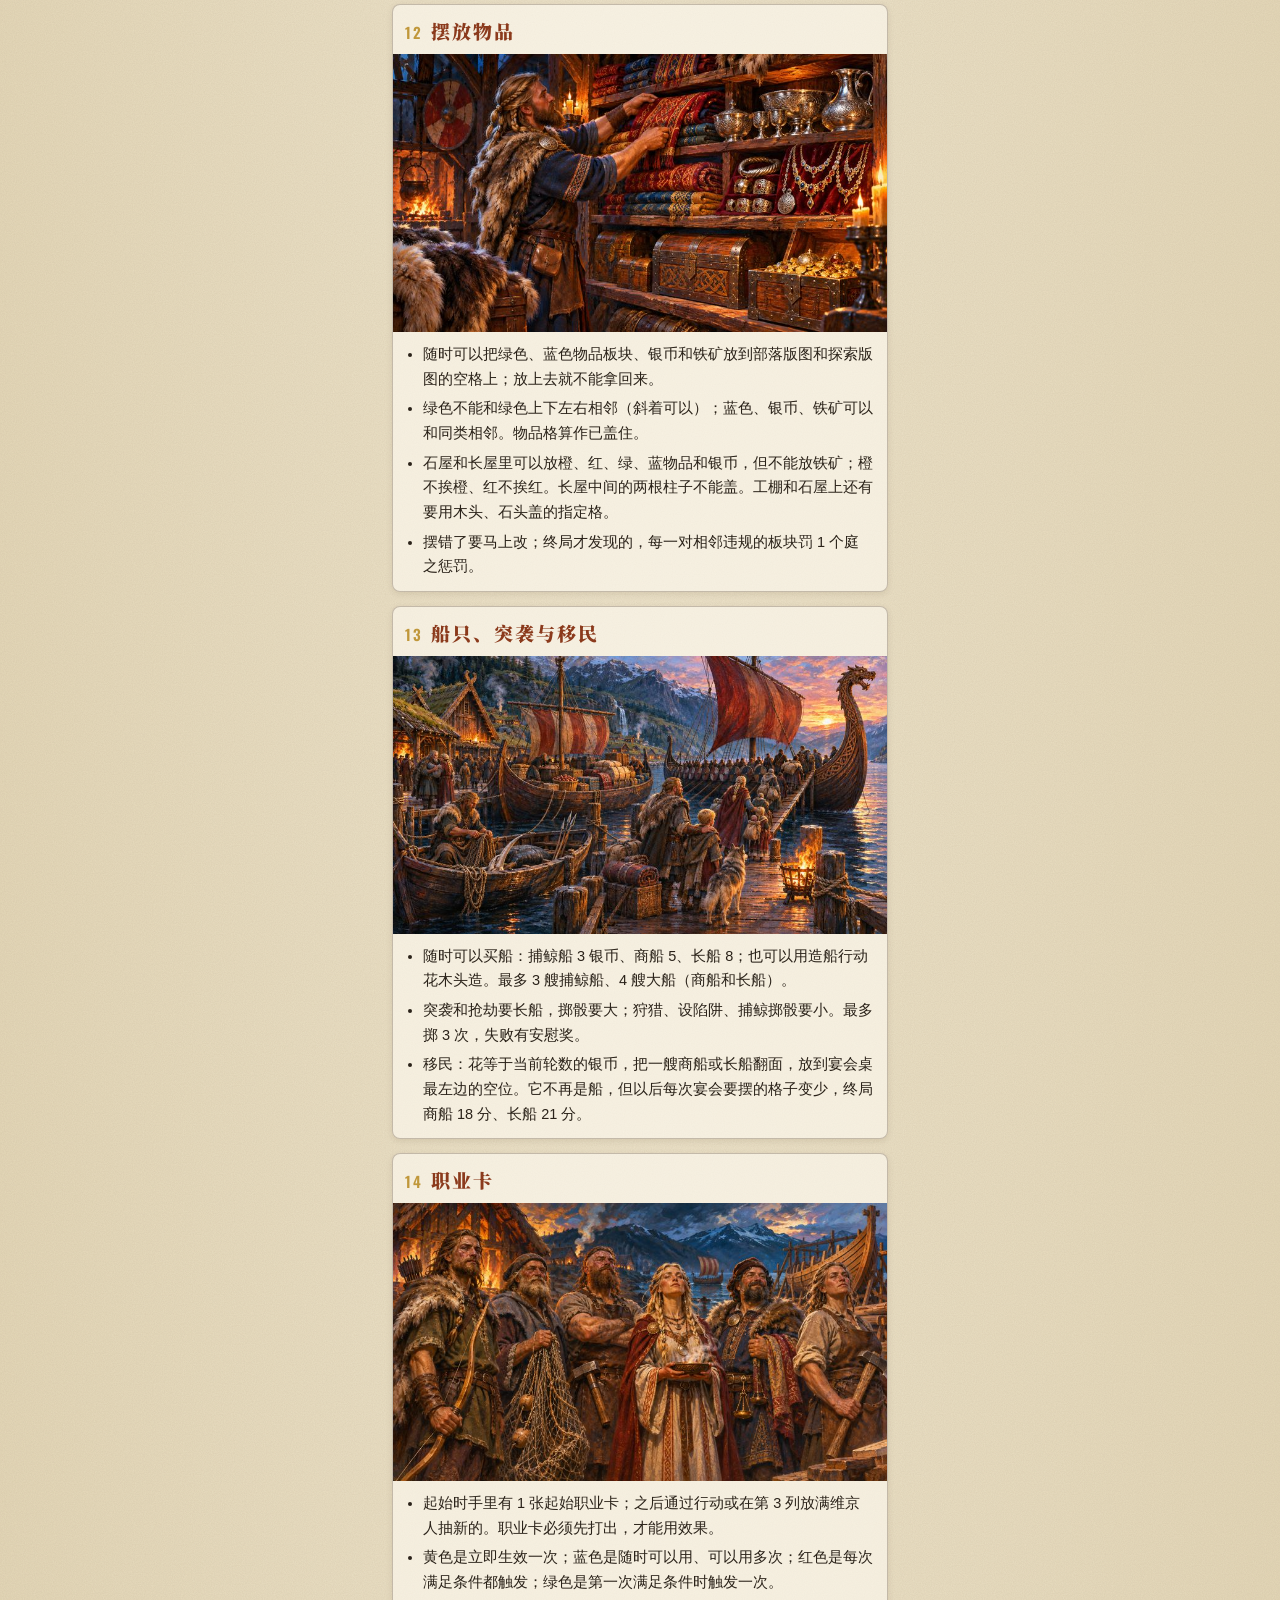
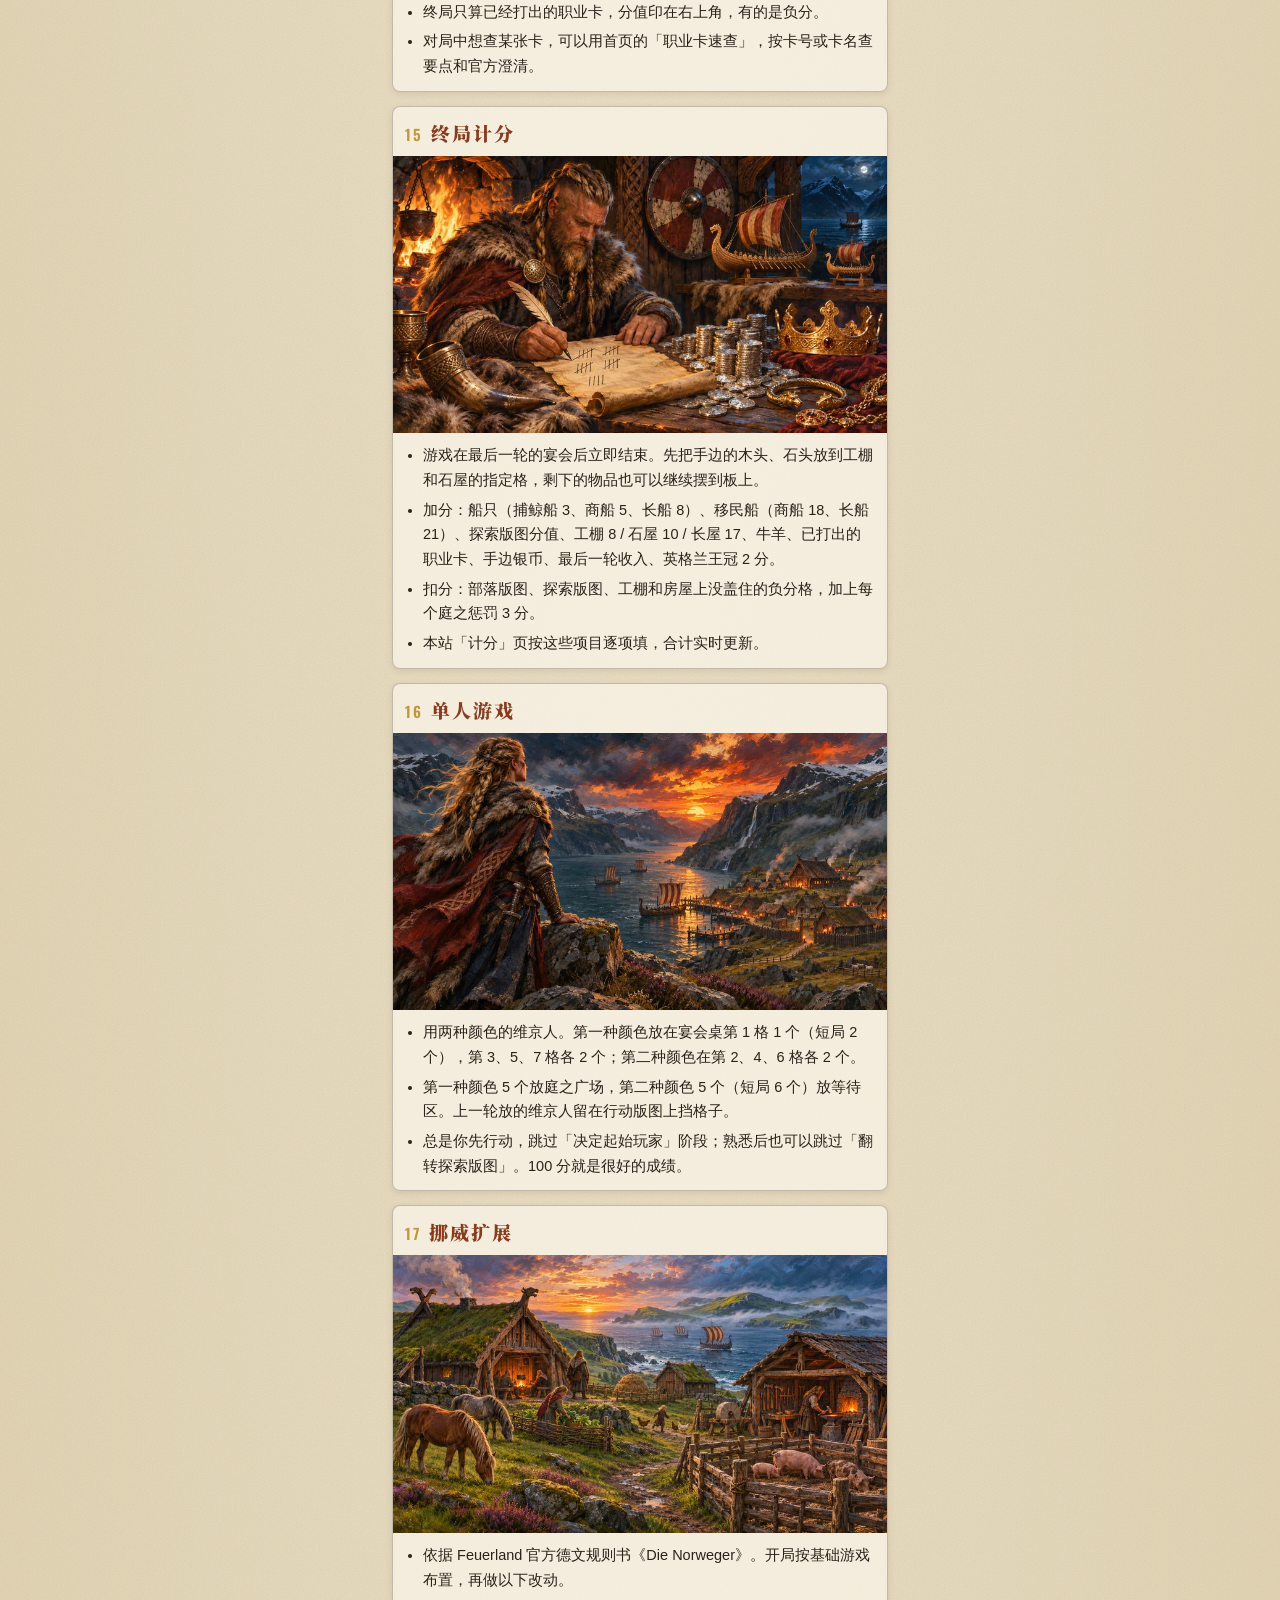
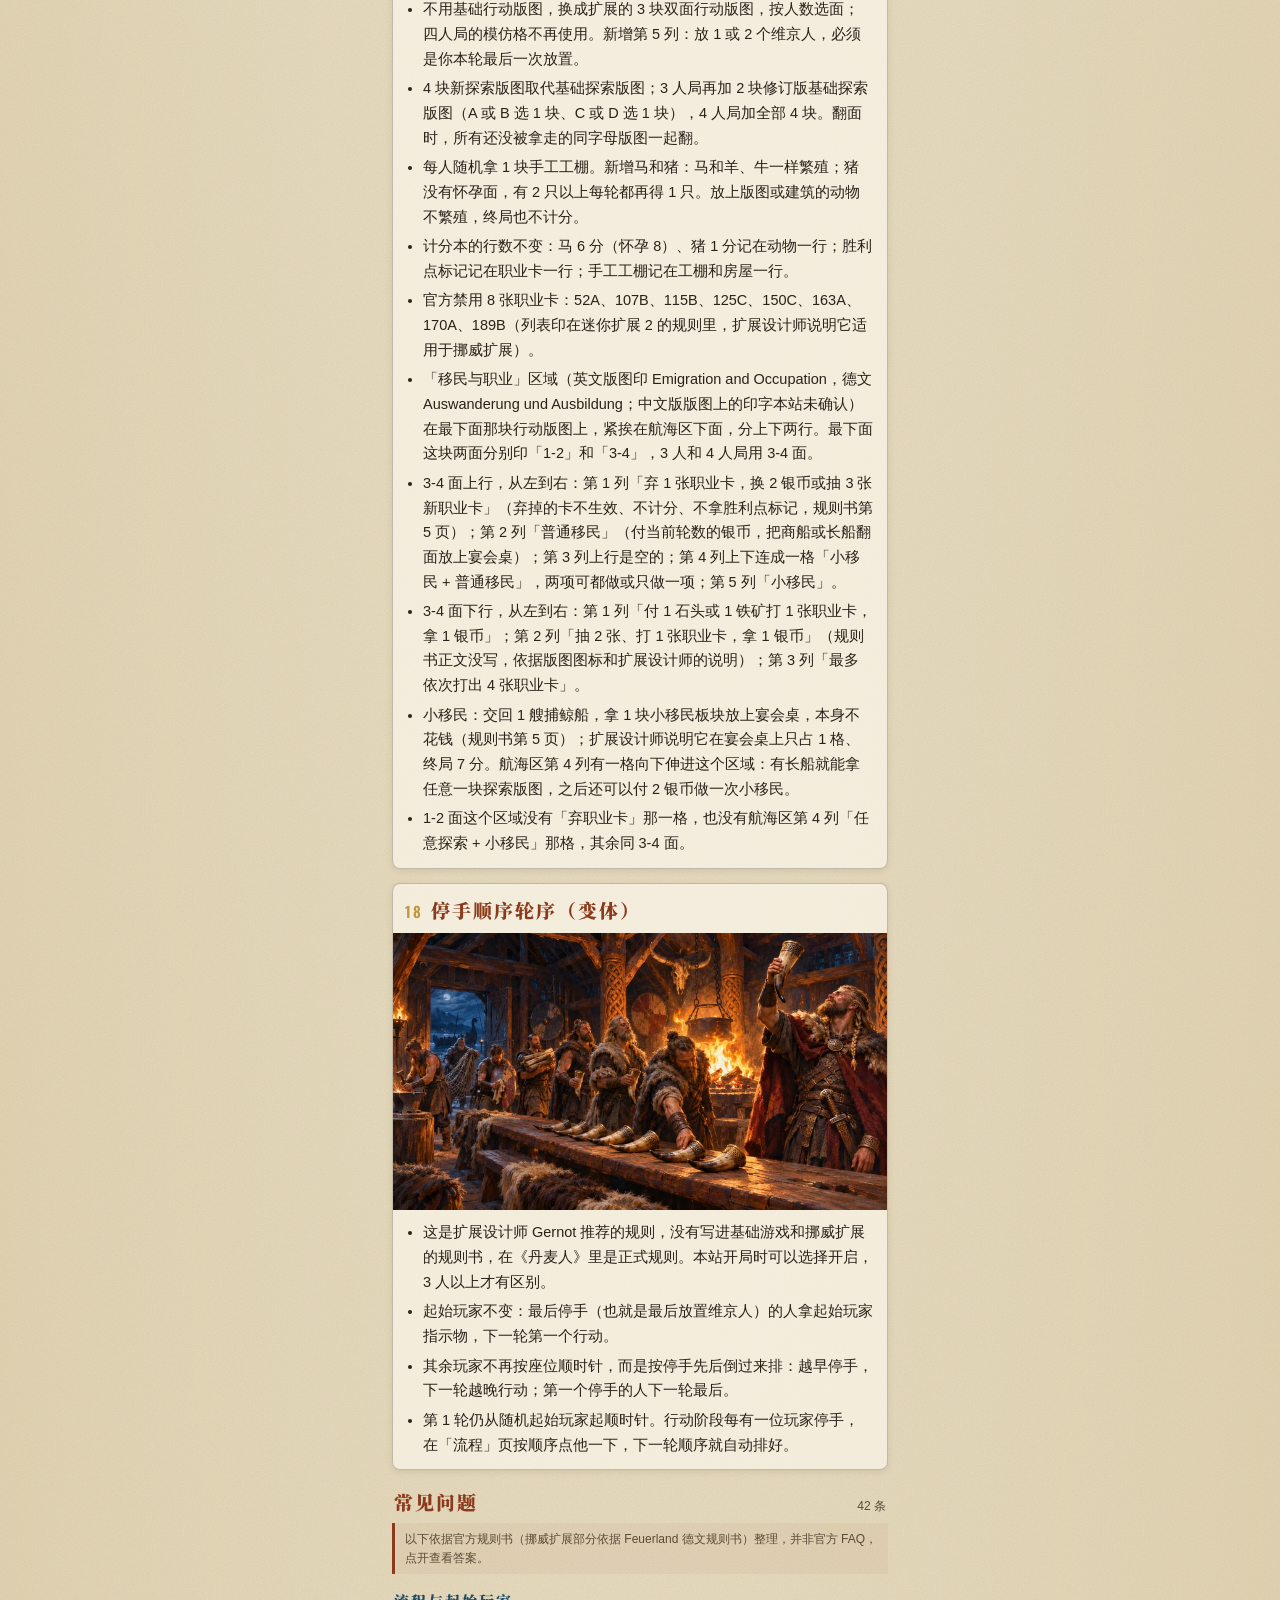
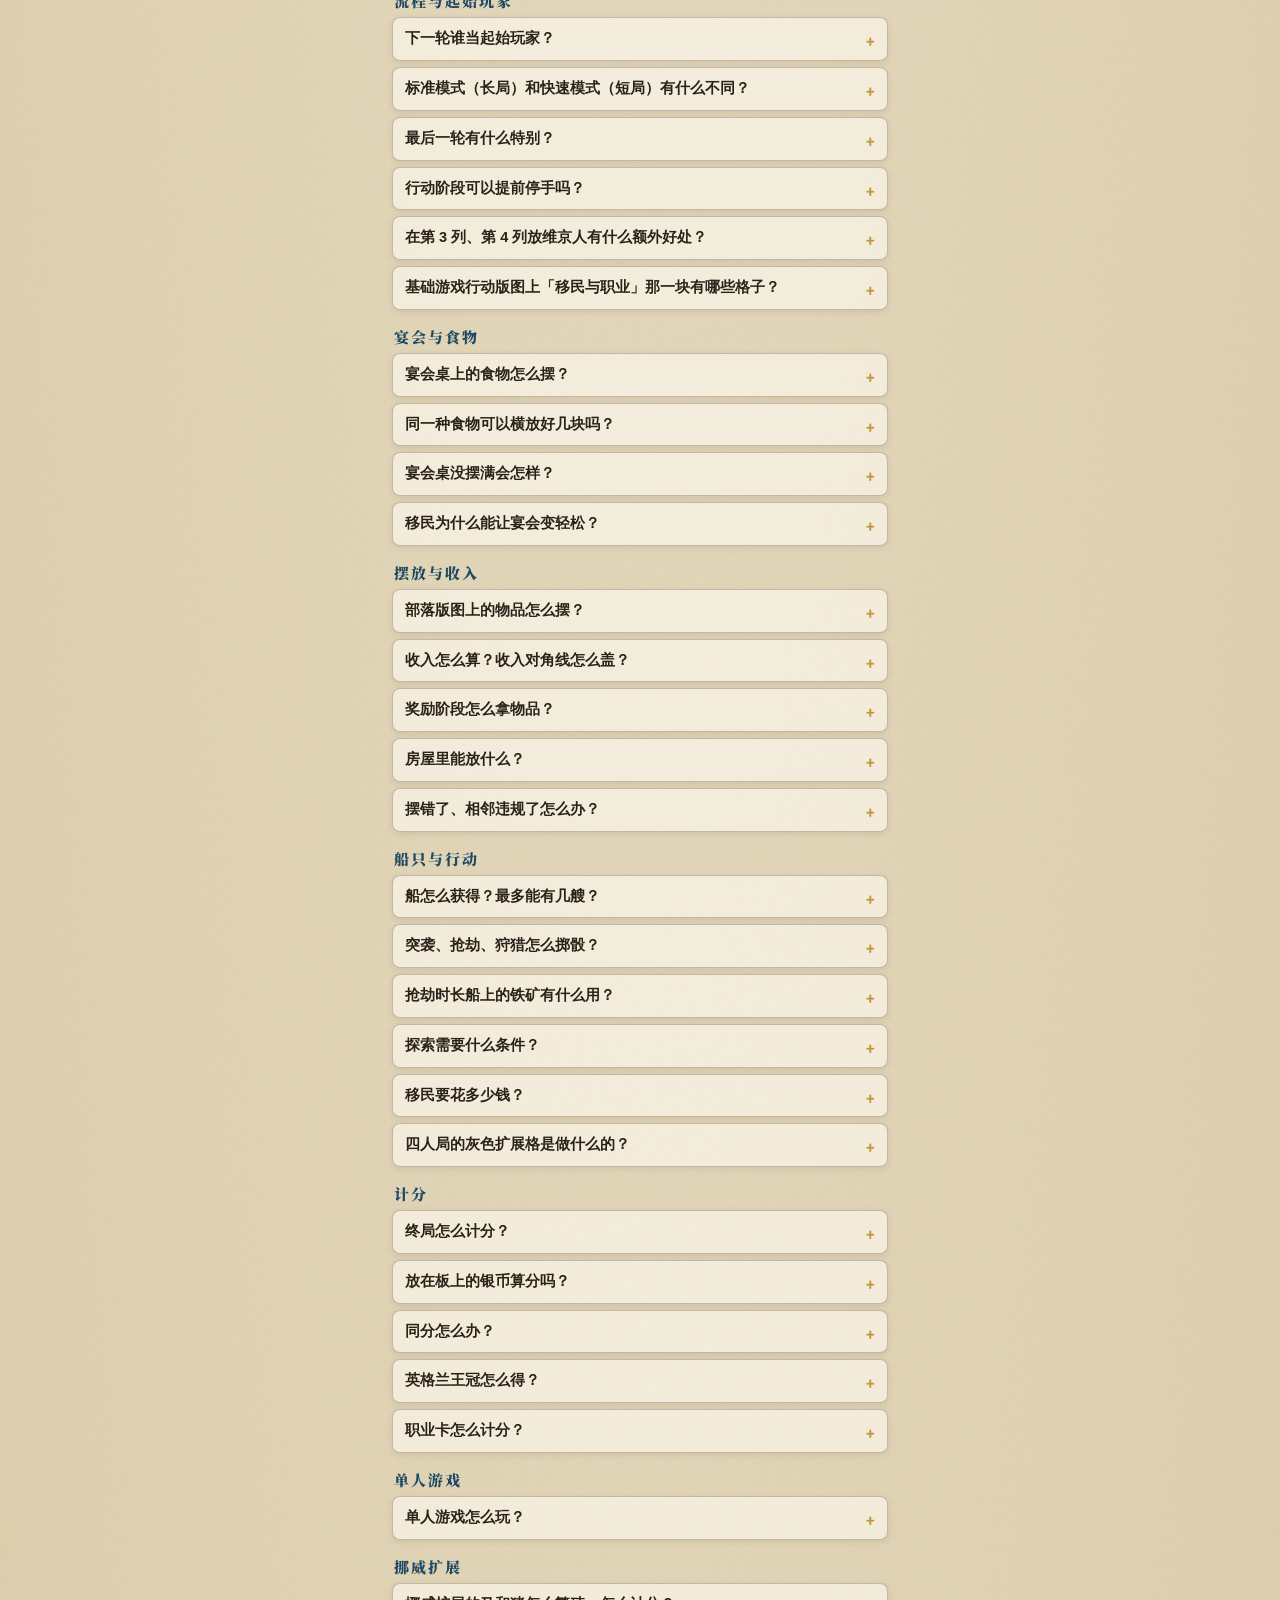
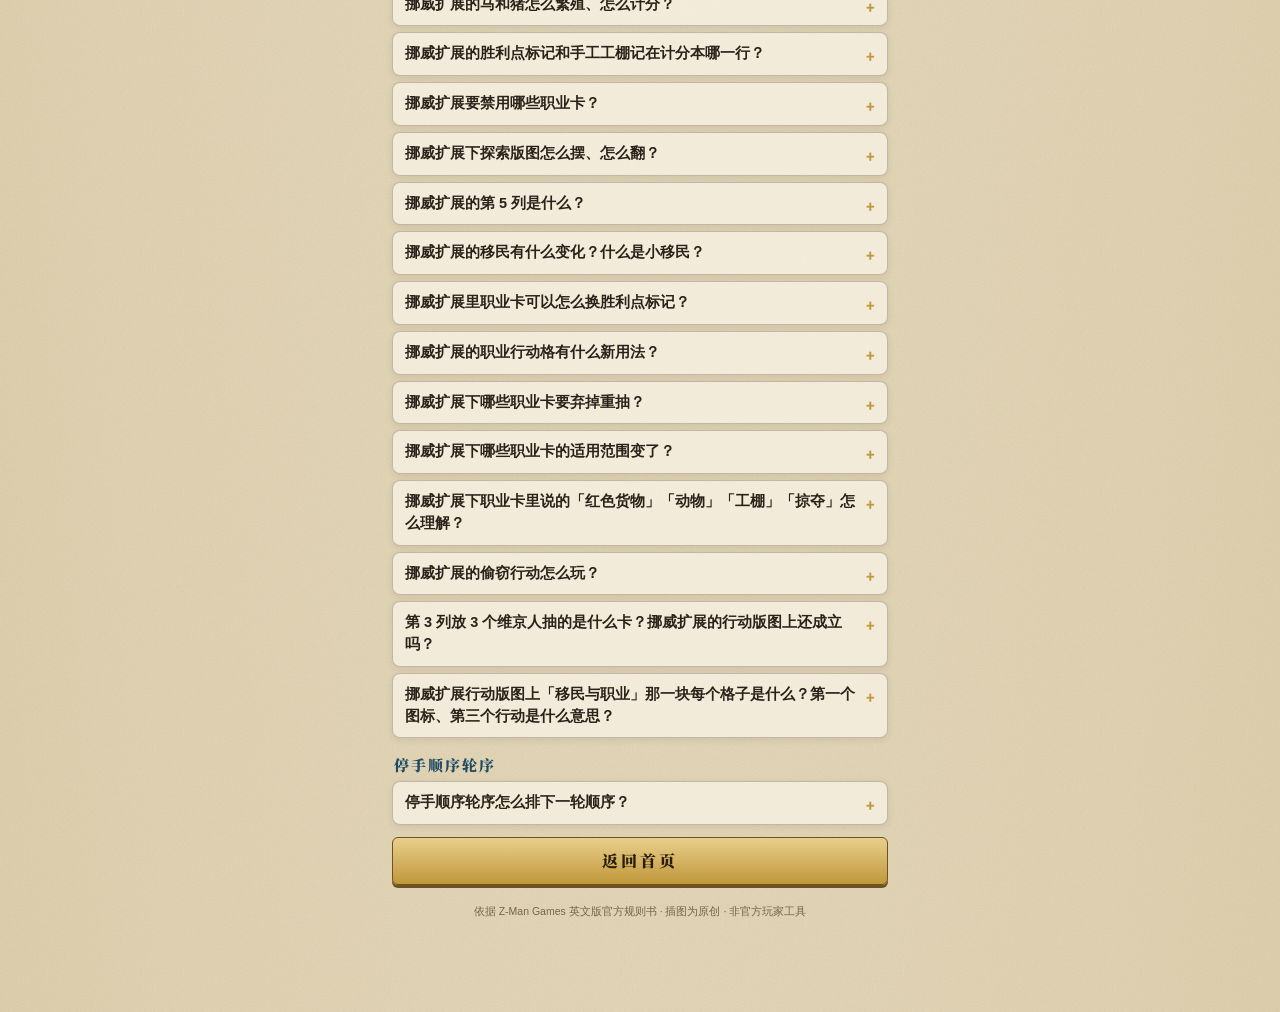
<file: public/guide.html>
<!doctype html>
<html lang="zh-CN">
<head>
<meta charset="utf-8">
<meta name="viewport" content="width=device-width,initial-scale=1,viewport-fit=cover">
<meta name="theme-color" content="#10202b">
<title>新手教程 · 奥丁的盛宴</title>
<meta property="og:title" content="新手教程 · 奥丁的盛宴">
<meta property="og:image" content="https://odin.leisurecat.cloud/img/icon-512.jpg">
<link rel="icon" href="img/icon-64.png">
<link rel="apple-touch-icon" href="img/icon-180.png">
<link rel="preconnect" href="https://fonts.googleapis.com">
<link rel="preconnect" href="https://fonts.gstatic.com" crossorigin>
<link href="https://fonts.googleapis.com/css2?family=Oswald:wght@500;600&family=Noto+Serif+SC:wght@600;900&display=swap" rel="stylesheet">
<link rel="stylesheet" href="style.css">
</head>
<body>
<div style="position:absolute;width:0;height:0;overflow:hidden"><img src="img/icon-512.jpg" alt=""></div>
<div class="hero"><a class="back-nav" href="/" data-html2canvas-ignore>‹ 返回</a><div class="en">奥丁的盛宴</div><h1>新手教程</h1><div class="orn"></div></div><div class="band"></div>
<div class="wrap guide">
<h2 class="h">图文讲解<small>18 节</small></h2>
<nav class="toc"><a class="fqa" href="#faq">常见问题</a><a href="#s1">奥丁的盛宴</a><a href="#s2">开局准备</a><a href="#s3">个人准备</a><a href="#s4">一轮的 12 个阶段</a><a href="#s5">增加维京人与收获</a><a href="#s6">翻转探索版图</a><a href="#s7">行动阶段</a><a href="#s8">决定起始玩家与收入</a><a href="#s9">动物繁殖</a><a href="#s10">宴会</a><a href="#s11">奖励、山脉板块、取回维京人</a><a href="#s12">摆放物品</a><a href="#s13">船只、突袭与移民</a><a href="#s14">职业卡</a><a href="#s15">终局计分</a><a href="#s16">单人游戏</a><a href="#s17">挪威扩展</a><a href="#s18">停手顺序轮序（变体）</a></nav>
<section class="card gs" id="s1"><h2 class="h"><span><i>01</i>奥丁的盛宴</span></h2>
<img src="guide/01.jpg" width="800" height="450" alt="奥丁的盛宴" loading="eager"><ul><li>你是维京部族的首领：出海突袭、探索新岛、经营农牧和手工，把部族的财富攒起来。</li><li>标准模式（长局）打 7 轮，快速模式（短局）打 6 轮。游戏结束时，所有财产价值最高的玩家获胜；同分则并列获胜。</li><li>核心目标：用绿色和蓝色物品板块把部落版图的摆放区盖满。没盖住的负分格，终局都要扣分。</li></ul></section>
<section class="card gs" id="s2"><h2 class="h"><span><i>02</i>开局准备</span></h2>
<img src="guide/02.jpg" width="800" height="450" alt="开局准备" loading="eager"><ul><li>主行动版图放在桌子中间。四人局加上两块扩展板，随机决定朝上的一面；一到三人局不用。</li><li>特殊板块放在椭圆供应板上，三种船按类型分堆放在船只供应板上。</li><li>八条山脉板块洗混，翻开 2 条（四人局 3 条），放上图示的建筑资源，其余背面朝上作牌堆。</li><li>四块探索版图按「设得兰群岛、法罗群岛、冰岛、格陵兰岛」的顺序摆好；工棚、石屋、长屋分三堆；轮次标记放在 1。</li></ul></section>
<section class="card gs" id="s3"><h2 class="h"><span><i>03</i>个人准备</span></h2>
<img src="guide/03.jpg" width="800" height="450" alt="个人准备" loading="lazy"><ul><li>每人拿一块部落版图：一面是标准模式 7 轮，一面是快速模式 6 轮，大家用同一面。</li><li>选一个颜色，拿 12 个维京人：在部落版图「宴会桌」的每个数字格各放 1 个（长局 7 个，短局 6 个），其余放到庭之广场，就是你的起始维京人。</li><li>每人抽 1 张浅棕色起始职业卡做手牌，再拿弓箭、陷阱、长矛武器卡各 1 张和 1 个蜂蜜酒。</li><li>随机决定谁拿起始玩家指示物（驼鹿）。新手建议只用 A 组职业卡。</li></ul></section>
<section class="card gs" id="s4"><h2 class="h"><span><i>04</i>一轮的 12 个阶段</span></h2>
<img src="guide/04.jpg" width="800" height="450" alt="一轮的 12 个阶段" loading="lazy"><ul><li>每轮依次进行：增加维京人、收获、翻转探索版图并放置银币、抽取武器卡牌、行动、决定起始玩家、收入、动物繁殖、宴会、奖励、设置山脉板块、取回维京人。</li><li>第 1 轮和最后一轮没有「翻转探索版图」。</li><li>最后一轮在宴会后立即结束：没有奖励、山脉板块和取回维京人。</li><li>本站「流程」页会按轮次逐个提示，每完成一个阶段点一下「下一阶段」。</li></ul></section>
<section class="card gs" id="s5"><h2 class="h"><span><i>05</i>增加维京人与收获</span></h2>
<img src="guide/05.jpg" width="800" height="450" alt="增加维京人与收获" loading="lazy"><ul><li>增加维京人：每人从宴会桌最左边拿走维京人，放到庭之广场。每轮都有，第 1 轮也有。</li><li>空出来的格子就是当前轮数；格子下方印着这一轮的收获。</li><li>收获：按标记从供应区拿橙色农产品。标记 1 是豌豆、豆子、亚麻；2 再加谷物；3 再加卷心菜；4 再加水果。</li><li>标准模式 7 轮依次是：1、2、无、3、无、4、无。快速模式以部落版图上的标记为准。</li></ul></section>
<section class="card gs" id="s6"><h2 class="h"><span><i>06</i>翻转探索版图</span></h2>
<img src="guide/06.jpg" width="800" height="450" alt="翻转探索版图" loading="lazy"><ul><li>长局第 3 到 6 轮（短局第 2 到 5 轮），每轮把一块还没被占领的探索版图翻面：设得兰群岛变熊岛、法罗群岛变巴芬岛、冰岛变拉布拉多半岛、格陵兰岛变纽芬兰岛。</li><li>同时，其他没被占领的探索版图各放 2 银币；被翻面的板上原有的银币退回供应区。</li><li>用探索行动拿板时，板上的银币归你。设得兰群岛和法罗群岛只要任意一艘船和 1 个维京人；冰岛、格陵兰岛、熊岛要商船或长船和 2 个维京人；美洲的三块要长船和 3 个维京人。探索不会失去船。</li></ul></section>
<section class="card gs" id="s7"><h2 class="h"><span><i>07</i>行动阶段</span></h2>
<img src="guide/07.jpg" width="800" height="450" alt="行动阶段" loading="lazy"><ul><li>从起始玩家开始顺时针，每次把维京人放到一个空的行动格上，立刻执行。每个行动格每轮只能被占一次。</li><li>第 1、2、3、4 列的行动格，分别要放 1、2、3、4 个维京人。</li><li>在第 3 列放满 3 个维京人，执行前先抽 1 张深棕色职业卡；在第 4 列放满 4 个，可以额外打出 1 张职业卡。</li><li>可以随时停手，停手后本轮不能再放；维京人用完必须停。所有人都停手，行动阶段结束。</li></ul></section>
<section class="card gs" id="s8"><h2 class="h"><span><i>08</i>决定起始玩家与收入</span></h2>
<img src="guide/08.jpg" width="800" height="450" alt="决定起始玩家与收入" loading="lazy"><ul><li>起始玩家：行动阶段最后放置维京人的玩家，拿起始玩家指示物，下一轮第一个行动。</li><li>收入：部落版图「收入对角线」上最小的未被盖住的数字，就是你领的银币。已占领的探索版图如有收入格，也同样领。</li><li>收入对角线要从小到大依次盖住：要盖一个数字，它左边、下边和左下方方块里的格子都必须已经盖住。</li></ul></section>
<section class="card gs" id="s9"><h2 class="h"><span><i>09</i>动物繁殖</span></h2>
<img src="guide/09.jpg" width="800" height="450" alt="动物繁殖" loading="lazy"><ul><li>羊和牛分开算。有怀孕的：全部翻回不怀孕，再得 1 只新的。</li><li>没有怀孕的、但至少有 2 只：把其中 1 只翻成怀孕。所以牛羊每两轮生一次。</li><li>终局每只羊 2 分（怀孕 3 分），每头牛 3 分（怀孕 4 分）。新手常低估养殖的长期收益。</li></ul></section>
<section class="card gs" id="s10"><h2 class="h"><span><i>10</i>宴会</span></h2>
<img src="guide/10.jpg" width="800" height="450" alt="宴会" loading="lazy"><ul><li>宴会桌上没被维京人和移民船占住的格子，都要用橙色农产品、红色畜产品或「1 银币」摆满。</li><li>橙色不能挨橙色，红色不能挨红色，银币可以相邻，铁矿不能上桌。</li><li>同一种食物最多 1 块横放，其余同种只能竖放；每块都要压住桌下的格子，不能超出。</li><li>每个空着的格子拿 1 个庭之惩罚，终局每个扣 3 分。宴会结束后，桌上的东西退回供应区。</li></ul></section>
<section class="card gs" id="s11"><h2 class="h"><span><i>11</i>奖励、山脉板块、取回维京人</span></h2>
<img src="guide/11.jpg" width="800" height="450" alt="奖励、山脉板块、取回维京人" loading="lazy"><ul><li>奖励：部落版图上的物品格，自身没被盖住、周围格子却全被盖住（周围 8 格，靠边的 5 格），每轮给你一个这种物品。</li><li>山脉板块：每块翻开的山脉板块移走最左边的 1 项，最后的「2 银币」也算 1 项，空了就移出游戏。再翻开一块新山脉板块，用完就不再加。</li><li>取回维京人：把行动版图上的维京人收回庭之广场，开始下一轮。</li></ul></section>
<section class="card gs" id="s12"><h2 class="h"><span><i>12</i>摆放物品</span></h2>
<img src="guide/12.jpg" width="800" height="450" alt="摆放物品" loading="lazy"><ul><li>随时可以把绿色、蓝色物品板块、银币和铁矿放到部落版图和探索版图的空格上；放上去就不能拿回来。</li><li>绿色不能和绿色上下左右相邻（斜着可以）；蓝色、银币、铁矿可以和同类相邻。物品格算作已盖住。</li><li>石屋和长屋里可以放橙、红、绿、蓝物品和银币，但不能放铁矿；橙不挨橙、红不挨红。长屋中间的两根柱子不能盖。工棚和石屋上还有要用木头、石头盖的指定格。</li><li>摆错了要马上改；终局才发现的，每一对相邻违规的板块罚 1 个庭之惩罚。</li></ul></section>
<section class="card gs" id="s13"><h2 class="h"><span><i>13</i>船只、突袭与移民</span></h2>
<img src="guide/13.jpg" width="800" height="450" alt="船只、突袭与移民" loading="lazy"><ul><li>随时可以买船：捕鲸船 3 银币、商船 5、长船 8；也可以用造船行动花木头造。最多 3 艘捕鲸船、4 艘大船（商船和长船）。</li><li>突袭和抢劫要长船，掷骰要大；狩猎、设陷阱、捕鲸掷骰要小。最多掷 3 次，失败有安慰奖。</li><li>移民：花等于当前轮数的银币，把一艘商船或长船翻面，放到宴会桌最左边的空位。它不再是船，但以后每次宴会要摆的格子变少，终局商船 18 分、长船 21 分。</li></ul></section>
<section class="card gs" id="s14"><h2 class="h"><span><i>14</i>职业卡</span></h2>
<img src="guide/14.jpg" width="800" height="450" alt="职业卡" loading="lazy"><ul><li>起始时手里有 1 张起始职业卡；之后通过行动或在第 3 列放满维京人抽新的。职业卡必须先打出，才能用效果。</li><li>黄色是立即生效一次；蓝色是随时可以用、可以用多次；红色是每次满足条件都触发；绿色是第一次满足条件时触发一次。</li><li>终局只算已经打出的职业卡，分值印在右上角，有的是负分。</li><li>对局中想查某张卡，可以用首页的「职业卡速查」，按卡号或卡名查要点和官方澄清。</li></ul></section>
<section class="card gs" id="s15"><h2 class="h"><span><i>15</i>终局计分</span></h2>
<img src="guide/15.jpg" width="800" height="450" alt="终局计分" loading="lazy"><ul><li>游戏在最后一轮的宴会后立即结束。先把手边的木头、石头放到工棚和石屋的指定格，剩下的物品也可以继续摆到板上。</li><li>加分：船只（捕鲸船 3、商船 5、长船 8）、移民船（商船 18、长船 21）、探索版图分值、工棚 8 / 石屋 10 / 长屋 17、牛羊、已打出的职业卡、手边银币、最后一轮收入、英格兰王冠 2 分。</li><li>扣分：部落版图、探索版图、工棚和房屋上没盖住的负分格，加上每个庭之惩罚 3 分。</li><li>本站「计分」页按这些项目逐项填，合计实时更新。</li></ul></section>
<section class="card gs" id="s16"><h2 class="h"><span><i>16</i>单人游戏</span></h2>
<img src="guide/16.jpg" width="800" height="450" alt="单人游戏" loading="lazy"><ul><li>用两种颜色的维京人。第一种颜色放在宴会桌第 1 格 1 个（短局 2 个），第 3、5、7 格各 2 个；第二种颜色在第 2、4、6 格各 2 个。</li><li>第一种颜色 5 个放庭之广场，第二种颜色 5 个（短局 6 个）放等待区。上一轮放的维京人留在行动版图上挡格子。</li><li>总是你先行动，跳过「决定起始玩家」阶段；熟悉后也可以跳过「翻转探索版图」。100 分就是很好的成绩。</li></ul></section>
<section class="card gs" id="s17"><h2 class="h"><span><i>17</i>挪威扩展</span></h2>
<img src="guide/17.jpg" width="800" height="450" alt="挪威扩展" loading="lazy"><ul><li>依据 Feuerland 官方德文规则书《Die Norweger》。开局按基础游戏布置，再做以下改动。</li><li>不用基础行动版图，换成扩展的 3 块双面行动版图，按人数选面；四人局的模仿格不再使用。新增第 5 列：放 1 或 2 个维京人，必须是你本轮最后一次放置。</li><li>4 块新探索版图取代基础探索版图；3 人局再加 2 块修订版基础探索版图（A 或 B 选 1 块、C 或 D 选 1 块），4 人局加全部 4 块。翻面时，所有还没被拿走的同字母版图一起翻。</li><li>每人随机拿 1 块手工工棚。新增马和猪：马和羊、牛一样繁殖；猪没有怀孕面，有 2 只以上每轮都再得 1 只。放上版图或建筑的动物不繁殖，终局也不计分。</li><li>计分本的行数不变：马 6 分（怀孕 8）、猪 1 分记在动物一行；胜利点标记记在职业卡一行；手工工棚记在工棚和房屋一行。</li><li>官方禁用 8 张职业卡：52A、107B、115B、125C、150C、163A、170A、189B（列表印在迷你扩展 2 的规则里，扩展设计师说明它适用于挪威扩展）。</li><li>「移民与职业」区域（英文版图印 Emigration and Occupation，德文 Auswanderung und Ausbildung；中文版版图上的印字本站未确认）在最下面那块行动版图上，紧挨在航海区下面，分上下两行。最下面这块两面分别印「1-2」和「3-4」，3 人和 4 人局用 3-4 面。</li><li>3-4 面上行，从左到右：第 1 列「弃 1 张职业卡，换 2 银币或抽 3 张新职业卡」（弃掉的卡不生效、不计分、不拿胜利点标记，规则书第 5 页）；第 2 列「普通移民」（付当前轮数的银币，把商船或长船翻面放上宴会桌）；第 3 列上行是空的；第 4 列上下连成一格「小移民 + 普通移民」，两项可都做或只做一项；第 5 列「小移民」。</li><li>3-4 面下行，从左到右：第 1 列「付 1 石头或 1 铁矿打 1 张职业卡，拿 1 银币」；第 2 列「抽 2 张、打 1 张职业卡，拿 1 银币」（规则书正文没写，依据版图图标和扩展设计师的说明）；第 3 列「最多依次打出 4 张职业卡」。</li><li>小移民：交回 1 艘捕鲸船，拿 1 块小移民板块放上宴会桌，本身不花钱（规则书第 5 页）；扩展设计师说明它在宴会桌上只占 1 格、终局 7 分。航海区第 4 列有一格向下伸进这个区域：有长船就能拿任意一块探索版图，之后还可以付 2 银币做一次小移民。</li><li>1-2 面这个区域没有「弃职业卡」那一格，也没有航海区第 4 列「任意探索 + 小移民」那格，其余同 3-4 面。</li></ul></section>
<section class="card gs" id="s18"><h2 class="h"><span><i>18</i>停手顺序轮序（变体）</span></h2>
<img src="guide/18.jpg" width="800" height="450" alt="停手顺序轮序（变体）" loading="lazy"><ul><li>这是扩展设计师 Gernot 推荐的规则，没有写进基础游戏和挪威扩展的规则书，在《丹麦人》里是正式规则。本站开局时可以选择开启，3 人以上才有区别。</li><li>起始玩家不变：最后停手（也就是最后放置维京人）的人拿起始玩家指示物，下一轮第一个行动。</li><li>其余玩家不再按座位顺时针，而是按停手先后倒过来排：越早停手，下一轮越晚行动；第一个停手的人下一轮最后。</li><li>第 1 轮仍从随机起始玩家起顺时针。行动阶段每有一位玩家停手，在「流程」页按顺序点他一下，下一轮顺序就自动排好。</li></ul></section>
<h2 class="h" id="faq">常见问题<small>42 条</small></h2>
<p class="note">以下依据官方规则书（挪威扩展部分依据 Feuerland 德文规则书）整理，并非官方 FAQ，点开查看答案。</p>
<h3 class="fq-cat">流程与起始玩家</h3><details class="card fq"><summary>下一轮谁当起始玩家？</summary><p>每轮第 6 阶段，行动阶段里最后一个放置维京人的玩家拿起始玩家指示物（驼鹿），下一轮第一个行动。第一轮的起始玩家随机决定。 <a href="https://boardgamegeek.com/filepage/136602/english-rulebook" target="_blank" rel="noopener">来源：规则书</a></p></details><details class="card fq"><summary>标准模式（长局）和快速模式（短局）有什么不同？</summary><p>长局打 7 轮，短局打 6 轮，部落版图分别用对应的一面，每轮的收获也不同。短局宴会桌上只放 6 个维京人，所以开局庭之广场多 1 个维京人；探索版图在第 2 到 5 轮翻面（长局是第 3 到 6 轮）。 <a href="https://boardgamegeek.com/filepage/136602/english-rulebook" target="_blank" rel="noopener">来源：规则书</a></p></details><details class="card fq"><summary>最后一轮有什么特别？</summary><p>游戏在最后一轮的宴会阶段后立即结束：没有奖励阶段，也不调整山脉板块、不取回维京人。最后一轮的收入可以不领银币，改记到计分表的「最终收入」。 <a href="https://boardgamegeek.com/filepage/136602/english-rulebook" target="_blank" rel="noopener">来源：规则书</a></p></details><details class="card fq"><summary>行动阶段可以提前停手吗？</summary><p>可以。即使庭之广场还有维京人，也可以选择停手，但停手后本轮不能再放。维京人用完必须停手。所有人都停手后，行动阶段结束。 <a href="https://boardgamegeek.com/filepage/136602/english-rulebook" target="_blank" rel="noopener">来源：规则书</a></p></details><details class="card fq"><summary>在第 3 列、第 4 列放维京人有什么额外好处？</summary><p>在第 3 列放满 3 个维京人时，执行行动前先抽 1 张深棕色职业卡进手牌；在第 4 列放满 4 个维京人时，可以在执行行动前或后从手牌打出 1 张职业卡。 <a href="https://boardgamegeek.com/filepage/136602/english-rulebook" target="_blank" rel="noopener">来源：规则书</a></p></details><details class="card fq"><summary>基础游戏行动版图上「移民与职业」那一块有哪些格子？</summary><p>在大行动版图最下面、航海区下面，分上下两行。上行：第 1 列抽 1 张深棕色职业卡并拿 1 银币；第 2 列、第 3 列各一个普通移民格（付当前轮数的银币，把商船或长船翻面放上宴会桌）；第 4 列可以先把 1 艘捕鲸船换成商船（船上的铁矿丢失），再用商船或长船移民。下行：第 1 列付 1 石头或 1 铁矿打 1 张职业卡并拿 1 银币；第 2 列最多打 2 张职业卡；第 3 列最多打 4 张职业卡，第 3 列先抽到的那张也能马上打出。依据规则书第 15、17、20 页。 <a href="https://boardgamegeek.com/filepage/136602/english-rulebook" target="_blank" rel="noopener">来源：规则书</a></p></details><h3 class="fq-cat">宴会与食物</h3><details class="card fq"><summary>宴会桌上的食物怎么摆？</summary><p>在宴会桌上没被维京人和移民船占住的格子里，摆橙色农产品、红色畜产品或「1 银币」。橙色不能挨橙色，红色不能挨红色，银币可以相邻，铁矿不能上桌。每块都要压住桌下的格子、不能超出。 <a href="https://boardgamegeek.com/filepage/136602/english-rulebook" target="_blank" rel="noopener">来源：规则书</a></p></details><details class="card fq"><summary>同一种食物可以横放好几块吗？</summary><p>不行。同一种食物最多只能有 1 块横放，其余同种的只能竖放（正方形板块不受影响）。所以每次宴会最好不要重复上同一种大块肉。 <a href="https://boardgamegeek.com/filepage/136602/english-rulebook" target="_blank" rel="noopener">来源：规则书</a></p></details><details class="card fq"><summary>宴会桌没摆满会怎样？</summary><p>每个空着没摆东西的格子，拿 1 个庭之惩罚放进自己的供应区，一直保留到游戏结束，终局每个扣 3 分。 <a href="https://boardgamegeek.com/filepage/136602/english-rulebook" target="_blank" rel="noopener">来源：规则书</a></p></details><details class="card fq"><summary>移民为什么能让宴会变轻松？</summary><p>移民时把一艘商船或长船翻面，放到宴会桌最左边的空位，之后每次宴会它都占住格子，要摆的食物就少了。移民船终局商船值 18 分、长船值 21 分。 <a href="https://boardgamegeek.com/filepage/136602/english-rulebook" target="_blank" rel="noopener">来源：规则书</a></p></details><h3 class="fq-cat">摆放与收入</h3><details class="card fq"><summary>部落版图上的物品怎么摆？</summary><p>随时可以把绿色、蓝色物品板块和银币、铁矿放到空格上。绿色不能和绿色上下左右相邻（斜着可以）；蓝色、银币、铁矿可以和同类相邻。放上去就不能再拿回来。 <a href="https://boardgamegeek.com/filepage/136602/english-rulebook" target="_blank" rel="noopener">来源：规则书</a></p></details><details class="card fq"><summary>收入怎么算？收入对角线怎么盖？</summary><p>收入阶段领的银币，等于收入对角线上最小的未被盖住的数字。对角线要从小到大盖：要盖某个数字，它左边、下边以及左下方方块里的格子都必须已经盖住。印着物品图案的格子算作已经盖住。 <a href="https://boardgamegeek.com/filepage/136602/english-rulebook" target="_blank" rel="noopener">来源：规则书</a></p></details><details class="card fq"><summary>奖励阶段怎么拿物品？</summary><p>部落版图上的物品格如果自身没被盖住，而它周围的格子全被盖住（周围 8 格，靠边的只有 5 格），每轮奖励阶段你都得到这种物品。如果把物品格本身盖住，就失去这个奖励。 <a href="https://boardgamegeek.com/filepage/136602/english-rulebook" target="_blank" rel="noopener">来源：规则书</a></p></details><details class="card fq"><summary>房屋里能放什么？</summary><p>石屋和长屋里可以放橙、红、绿、蓝物品和银币，但不能放铁矿；橙色不能挨橙色，红色不能挨红色。长屋中间的两根柱子不能盖。工棚和石屋还有要用木头、石头盖的指定格，终局时可以把手边的木头、石头放上去。 <a href="https://boardgamegeek.com/filepage/136602/english-rulebook" target="_blank" rel="noopener">来源：规则书</a></p></details><details class="card fq"><summary>摆错了、相邻违规了怎么办？</summary><p>发现了要马上改正。如果到终局才发现，每一对违规相邻的板块，罚 1 个庭之惩罚（每个 −3 分）。 <a href="https://boardgamegeek.com/filepage/136602/english-rulebook" target="_blank" rel="noopener">来源：规则书</a></p></details><h3 class="fq-cat">船只与行动</h3><details class="card fq"><summary>船怎么获得？最多能有几艘？</summary><p>随时可以花银币买船：捕鲸船 3、商船 5、长船 8；也可以用造船行动花木头建造。船停在部落版图的港湾里，最多 3 艘捕鲸船和 4 艘大船（商船和长船）。同一艘船一轮内可以用于多个不同的行动。 <a href="https://boardgamegeek.com/filepage/136602/english-rulebook" target="_blank" rel="noopener">来源：规则书</a></p></details><details class="card fq"><summary>突袭、抢劫、狩猎怎么掷骰？</summary><p>突袭用橙色 8 面骰、抢劫用蓝色 12 面骰，都要掷大；狩猎、设陷阱用橙色骰、捕鲸用蓝色骰，都要掷小。每次最多掷 3 次，重掷会作废上一次，随时可以停。失败时可以拿安慰奖。 <a href="https://boardgamegeek.com/filepage/136602/english-rulebook" target="_blank" rel="noopener">来源：规则书</a></p></details><details class="card fq"><summary>抢劫时长船上的铁矿有什么用？</summary><p>抢劫必须有长船，有多艘时用铁矿最多的那艘；骰子结果每有 1 个铁矿加 1（铁矿保留）。还可以花石头、长剑每个再加 1。突袭（橙色骰）则不能用船上的铁矿。 <a href="https://boardgamegeek.com/filepage/136602/english-rulebook" target="_blank" rel="noopener">来源：规则书</a></p></details><details class="card fq"><summary>探索需要什么条件？</summary><p>设得兰群岛、法罗群岛：任意一艘船，1 个维京人（只能用 1 个维京人的行动格）。冰岛、格陵兰岛、熊岛：商船或长船，2 个维京人。巴芬岛、拉布拉多半岛、纽芬兰岛：长船，3 个维京人。探索不会失去船，板上的银币归你。 <a href="https://boardgamegeek.com/filepage/136602/english-rulebook" target="_blank" rel="noopener">来源：规则书</a></p></details><details class="card fq"><summary>移民要花多少钱？</summary><p>移民要支付等于当前轮数的银币，然后把一艘商船或长船翻面放到宴会桌上。长船上的铁矿会失去。维京人不会因为移民减少。 <a href="https://boardgamegeek.com/filepage/136602/english-rulebook" target="_blank" rel="noopener">来源：规则书</a></p></details><details class="card fq"><summary>四人局的灰色扩展格是做什么的？</summary><p>四人局的扩展板上，灰色行动格可以模仿同一列里已被其他玩家占用的行动格（不能模仿空格或自己占的格子）。每局只有两列有模仿格，开局随机决定扩展板朝上的面。 <a href="https://boardgamegeek.com/filepage/136602/english-rulebook" target="_blank" rel="noopener">来源：规则书</a></p></details><h3 class="fq-cat">计分</h3><details class="card fq"><summary>终局怎么计分？</summary><p>加分：船只（捕鲸船 3、商船 5、长船 8）、移民船（商船 18、长船 21）、探索版图分值、工棚 8 / 石屋 10 / 长屋 17、羊 2（怀孕 3）、牛 3（怀孕 4）、已打出的职业卡、手边银币、最终收入、英格兰王冠 2 分。扣分：部落版图、探索版图、房屋上没盖住的负分格，以及每个庭之惩罚 3 分。 <a href="https://boardgamegeek.com/filepage/136602/english-rulebook" target="_blank" rel="noopener">来源：规则书</a></p></details><details class="card fq"><summary>放在板上的银币算分吗？</summary><p>不算。只有手边供应区里的银币按面值计分，已经放在部落版图、探索版图或房屋上的银币不再计分（它的作用是盖住格子）。 <a href="https://boardgamegeek.com/filepage/136602/english-rulebook" target="_blank" rel="noopener">来源：规则书</a></p></details><details class="card fq"><summary>同分怎么办？</summary><p>规则书规定同分时并列获胜，没有额外的比较规则。本站结算页会显示「并列第一」。 <a href="https://boardgamegeek.com/filepage/136602/english-rulebook" target="_blank" rel="noopener">来源：规则书</a></p></details><details class="card fq"><summary>英格兰王冠怎么得？</summary><p>英格兰王冠是剑值最高的特殊板块。突袭或抢劫成功时，可以拿剑值不超过战斗结果的蓝色物品或特殊板块；王冠是唯一不能用「购买特殊板块」行动买的特殊板块。持有者终局额外得 2 分，不管它在供应区还是已经摆在板上。 <a href="https://boardgamegeek.com/filepage/136602/english-rulebook" target="_blank" rel="noopener">来源：规则书</a></p></details><details class="card fq"><summary>职业卡怎么计分？</summary><p>只计已经打出的职业卡，分值印在卡的右上角，有的职业卡是负分（规则书举的例子是一张 −1 分的职业卡）。手里没打出的职业卡不计分。 <a href="https://boardgamegeek.com/filepage/136602/english-rulebook" target="_blank" rel="noopener">来源：规则书</a></p></details><h3 class="fq-cat">单人游戏</h3><details class="card fq"><summary>单人游戏怎么玩？</summary><p>用两种颜色的维京人：上一轮放的维京人留在行动版图上挡住行动格。你总是先行动，跳过「决定起始玩家」阶段；熟悉后也可以跳过「翻转探索版图」。100 分就算很好的成绩。 <a href="https://boardgamegeek.com/filepage/136602/english-rulebook" target="_blank" rel="noopener">来源：规则书</a></p></details><h3 class="fq-cat">挪威扩展</h3><details class="card fq"><summary>挪威扩展的马和猪怎么繁殖、怎么计分？</summary><p>马和羊、牛一样：有怀孕的就全部翻回并得 1 只新的，没有怀孕但至少 2 只就翻 1 只成怀孕。猪没有怀孕面，只要有 2 只以上，每轮繁殖阶段都再得 1 只。终局马 6 分（怀孕 8 分）、猪 1 分，和羊、牛一起记在动物一行；放上版图或建筑的动物不繁殖，也不计分。 <a href="https://www.feuerland-spiele.de/fileadmin/game/Ein_Fest_fuer_Odin/Exp_1_Die_Norweger/Regelbuch.pdf" target="_blank" rel="noopener">来源：挪威扩展规则书</a></p></details><details class="card fq"><summary>挪威扩展的胜利点标记和手工工棚记在计分本哪一行？</summary><p>胜利点标记（4、3、2 分）作为正分记在职业卡一行；手工工棚的分值记在工棚和房屋一行，它上面没盖住的负分格也记在工棚和房屋的扣分里。为换胜利点标记而弃掉的职业卡不计分。 <a href="https://www.feuerland-spiele.de/fileadmin/game/Ein_Fest_fuer_Odin/Exp_1_Die_Norweger/Regelbuch.pdf" target="_blank" rel="noopener">来源：挪威扩展规则书</a></p></details><details class="card fq"><summary>挪威扩展要禁用哪些职业卡？</summary><p>官方禁用 8 张：52A、107B、115B、125C、150C、163A、170A、189B。这份列表印在迷你扩展 2 的规则里，扩展设计师说明它主要是为挪威扩展而定，想让成绩可比较就移除这 8 张。 <a href="https://www.feuerland-spiele.de/fileadmin/game/Ein_Fest_fuer_Odin/Mini_Erweiterung_2_Ernte_.pdf" target="_blank" rel="noopener">来源：迷你扩展 2 规则</a></p></details><details class="card fq"><summary>挪威扩展下探索版图怎么摆、怎么翻？</summary><p>4 块新探索版图取代基础版图；3 人局另加 2 块修订版基础探索版图（A 或 B 选 1、C 或 D 选 1），4 人局加全部 4 块。翻面轮次和基础游戏一样按字母 A、B、C、D，桌上同字母的版图只要还没被拿走就一起翻；其余没被拿走的各放 2 银币。修订版只改了分值：法罗群岛 10、熊岛 16、巴芬岛 10。 <a href="https://www.feuerland-spiele.de/fileadmin/game/Ein_Fest_fuer_Odin/Exp_1_Die_Norweger/Regelbuch.pdf" target="_blank" rel="noopener">来源：挪威扩展规则书</a></p></details><details class="card fq"><summary>挪威扩展的第 5 列是什么？</summary><p>新的一列行动格，放 1 或 2 个维京人，必须是你本轮最后一次放置，放完就等于停手。放 2 个时，除了执行行动，还可以额外打出 1 张职业卡。四人局不再使用基础游戏的模仿格。 <a href="https://www.feuerland-spiele.de/fileadmin/game/Ein_Fest_fuer_Odin/Exp_1_Die_Norweger/Regelbuch.pdf" target="_blank" rel="noopener">来源：挪威扩展规则书</a></p></details><details class="card fq"><summary>挪威扩展的移民有什么变化？什么是小移民？</summary><p>新增「小移民」：交回 1 艘捕鲸船，拿 1 块小移民板块放到宴会桌上，本身不花钱（规则书第 5 页）。扩展设计师在 BGG 说明：小移民板块在宴会桌上只占 1 格（商船、长船移民占 2 格），终局 7 分，数量不限。能做小移民的格子：移民与职业区第 4 列（小移民 + 普通移民，可以都做或只做一项）和第 5 列（只有小移民）；另外航海区第 4 列那格拿完任意探索版图后，还可以付 2 银币做一次小移民。商船、长船的普通移民没变，仍付当前轮数的银币。小移民的分数记在计分表哪一行，规则书没写，本站计分表放在移民一行。 <a href="https://www.feuerland-spiele.de/fileadmin/game/Ein_Fest_fuer_Odin/Exp_1_Die_Norweger/Regelbuch.pdf" target="_blank" rel="noopener">来源：挪威扩展规则书</a></p></details><details class="card fq"><summary>挪威扩展里职业卡可以怎么换胜利点标记？</summary><p>每当你可以打出一张职业卡时，都可以改为把它弃掉，拿一枚还剩下的胜利点标记（共 16 枚：2 枚 4 分、6 枚 3 分、8 枚 2 分）。弃掉的卡不发挥效果，终局也不计这张卡的分数；胜利点标记的分数记在计分表的职业卡一行。 <a href="https://www.feuerland-spiele.de/fileadmin/game/Ein_Fest_fuer_Odin/Exp_1_Die_Norweger/Regelbuch.pdf" target="_blank" rel="noopener">来源：挪威扩展规则书</a></p></details><details class="card fq"><summary>挪威扩展的职业行动格有什么新用法？</summary><p>移民与职业区上行第 1 列（只有 3-4 人那一面有）：弃掉手里任意一张职业卡，换 2 银币或者抽 3 张新的职业卡；这样弃掉的卡不发挥效果、终局不计分，也不能换胜利点标记。下行第 2 列改成「抽 2 张、打 1 张职业卡，拿 1 银币」。另外，在新增的第 5 列放 2 个维京人时，除了执行行动，还可以额外打出 1 张职业卡。 <a href="https://www.feuerland-spiele.de/fileadmin/game/Ein_Fest_fuer_Odin/Exp_1_Die_Norweger/Regelbuch.pdf" target="_blank" rel="noopener">来源：挪威扩展规则书</a></p></details><details class="card fq"><summary>挪威扩展下哪些职业卡要弃掉重抽？</summary><p>规则书勘误表写了 4 张：150C 直接弃掉、重抽一张；109B、110C、163A 在它们需要的行动格不在这局游戏里时，弃掉重抽。另外官方禁用名单（印在迷你扩展 2 的规则里，扩展设计师说明适用于挪威扩展）是 52A、107B、115B、125C、150C、163A、170A、189B 这 8 张。 <a href="https://www.feuerland-spiele.de/fileadmin/game/Ein_Fest_fuer_Odin/Exp_1_Die_Norweger/Regelbuch.pdf" target="_blank" rel="noopener">来源：挪威扩展规则书</a></p></details><details class="card fq"><summary>挪威扩展下哪些职业卡的适用范围变了？</summary><p>依据规则书勘误表：10A、26C、35A 也适用于猪和马；31C、157C 不适用于猪和马。52A、176B 在职业卡被弃掉换胜利点标记时也生效；99A 也可以弃掉换胜利点标记。60C、108C 不适用于新增的第 5 列。66A、88C 不适用于扩展新货物盒里的货物。102B、123C 也适用于第 2 列「3 资源 + 2 武器卡」的行动格（102B 若选另一种效果，就不能拿那 2 张武器卡）。117A、148A 不适用于沃特福德探索版图奖励的商船，179B 则适用。125C、170A 不适用于用捕鲸船的小移民。卡面图示和文字为准，附录可能只写了旧的货物和行动格。 <a href="https://www.feuerland-spiele.de/fileadmin/game/Ein_Fest_fuer_Odin/Exp_1_Die_Norweger/Regelbuch.pdf" target="_blank" rel="noopener">来源：挪威扩展规则书</a></p></details><details class="card fq"><summary>挪威扩展下职业卡里说的「红色货物」「动物」「工棚」「掠夺」怎么理解？</summary><p>猪和马算红色货物，也算一种动物；手工工棚算工棚，但不算房屋；已经摆在手工工棚拼放格上的船和货物，对职业卡的效果不起作用。卡上说的掠夺或突袭，不包括挪威扩展新增的「偷窃」行动。行动格的图示变了的，按旧图示写的职业卡照样适用。 <a href="https://www.feuerland-spiele.de/fileadmin/game/Ein_Fest_fuer_Odin/Exp_1_Die_Norweger/Regelbuch.pdf" target="_blank" rel="noopener">来源：挪威扩展规则书</a></p></details><details class="card fq"><summary>挪威扩展的偷窃行动怎么玩？</summary><p>偷窃要有一艘商船，掷骰后可以拿一块剑值不超过结果的特殊板块或货物（和突袭、抢劫一样）。可以用图示的武器卡加点，但不能用石头。偷窃失败时，图示的每种武器各拿一张。职业卡上说的掠夺、突袭不包括偷窃。 <a href="https://www.feuerland-spiele.de/fileadmin/game/Ein_Fest_fuer_Odin/Exp_1_Die_Norweger/Regelbuch.pdf" target="_blank" rel="noopener">来源：挪威扩展规则书</a></p></details><details class="card fq"><summary>第 3 列放 3 个维京人抽的是什么卡？挪威扩展的行动版图上还成立吗？</summary><p>抽的是 1 张深棕色职业卡（不是武器卡），在执行这一格的行动之前抽进手牌，可以马上看（基础规则书第 20 页）。挪威扩展规则书说一轮的流程和基础游戏相同、只补充新规则，没有改动这一条，所以在挪威扩展的新行动版图上，第 3 列放满 3 个维京人照样先抽 1 张职业卡；第 4 列放满 4 个维京人照样可以额外打出 1 张职业卡。挪威扩展新增的第 5 列放 2 个维京人时，也可以额外打出 1 张职业卡。 <a href="https://www.feuerland-spiele.de/fileadmin/game/Ein_Fest_fuer_Odin/Exp_1_Die_Norweger/Regelbuch.pdf" target="_blank" rel="noopener">来源：挪威扩展规则书</a></p></details><details class="card fq"><summary>挪威扩展行动版图上「移民与职业」那一块每个格子是什么？第一个图标、第三个行动是什么意思？</summary><p>这一块在最下面那块行动版图上、航海区下面，分上下两行（英文版图印 Emigration and Occupation；中文版印字本站未确认）。3 人和 4 人局用印「3-4」的一面。上行从左到右：① 第 1 列，图标是手里拿出 1 张卡、旁边「2 银币 或 抽 3 张」：弃 1 张职业卡换 2 银币或 3 张新职业卡，弃掉的卡不生效、不计分、不拿胜利点标记；② 第 2 列，普通移民：付当前轮数的银币，把商船或长船翻面放上宴会桌；第 3 列上行是空的；③ 第 4 列（上下连成一格），小移民 + 普通移民，可以都做或只做一项；④ 第 5 列，小移民：交回 1 艘捕鲸船，免费放 1 块小移民板块上宴会桌。下行从左到右：第 1 列付 1 石头或 1 铁矿打 1 张职业卡并拿 1 银币；第 2 列抽 2 张、打 1 张职业卡并拿 1 银币；第 3 列最多依次打出 4 张职业卡。说「第三个」时，按上行数是第 4 列的小移民 + 普通移民，按下行数是打最多 4 张职业卡，请确认是哪一行。1-2 人那一面没有上行第 1 列「弃职业卡」那格。依据：规则书第 4–5 页，加上版图图标和扩展设计师在 BGG 的说明（第 2 列「抽 2 打 1」、第 4 列两项都能做，规则书正文没写）。 <a href="https://www.feuerland-spiele.de/fileadmin/game/Ein_Fest_fuer_Odin/Exp_1_Die_Norweger/Regelbuch.pdf" target="_blank" rel="noopener">来源：挪威扩展规则书</a></p></details><h3 class="fq-cat">停手顺序轮序</h3><details class="card fq"><summary>停手顺序轮序怎么排下一轮顺序？</summary><p>最后停手（最后放置维京人）的人仍是起始玩家、下一轮第一个行动；其余人按停手先后倒过来排，越早停手下一轮越晚行动。这是扩展设计师推荐的规则，在《丹麦人》里是正式规则；基础游戏规则书里没有，开局时自行决定是否使用。 <a href="https://boardgamegeek.com/thread/3411621/article/45242082" target="_blank" rel="noopener">来源：扩展设计师在 BGG 的说明</a></p></details>
<a class="btn" href="./">返回首页</a>
<footer>依据 Z-Man Games 英文版官方规则书 · 插图为原创 · 非官方玩家工具</footer>
</div>
<script type="module" src="chat.js"></script>
</body>
</html>
</file>
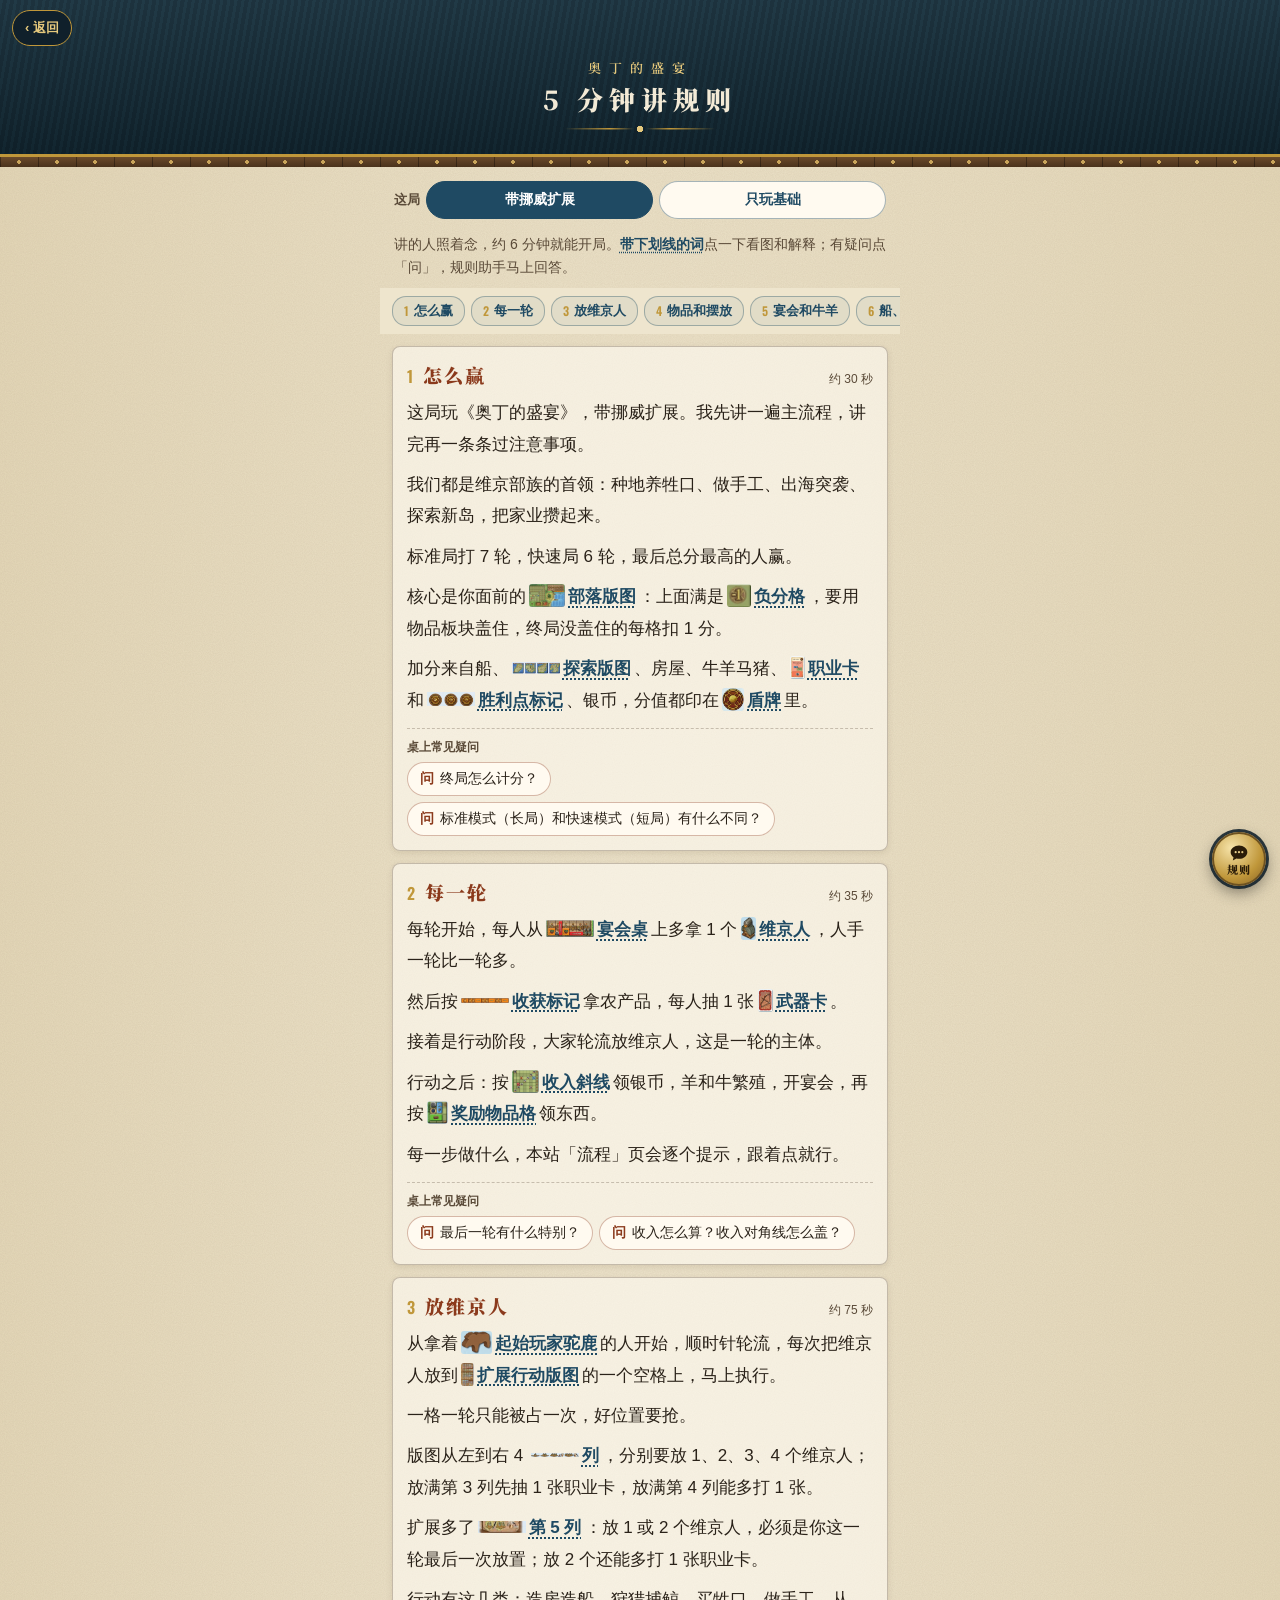
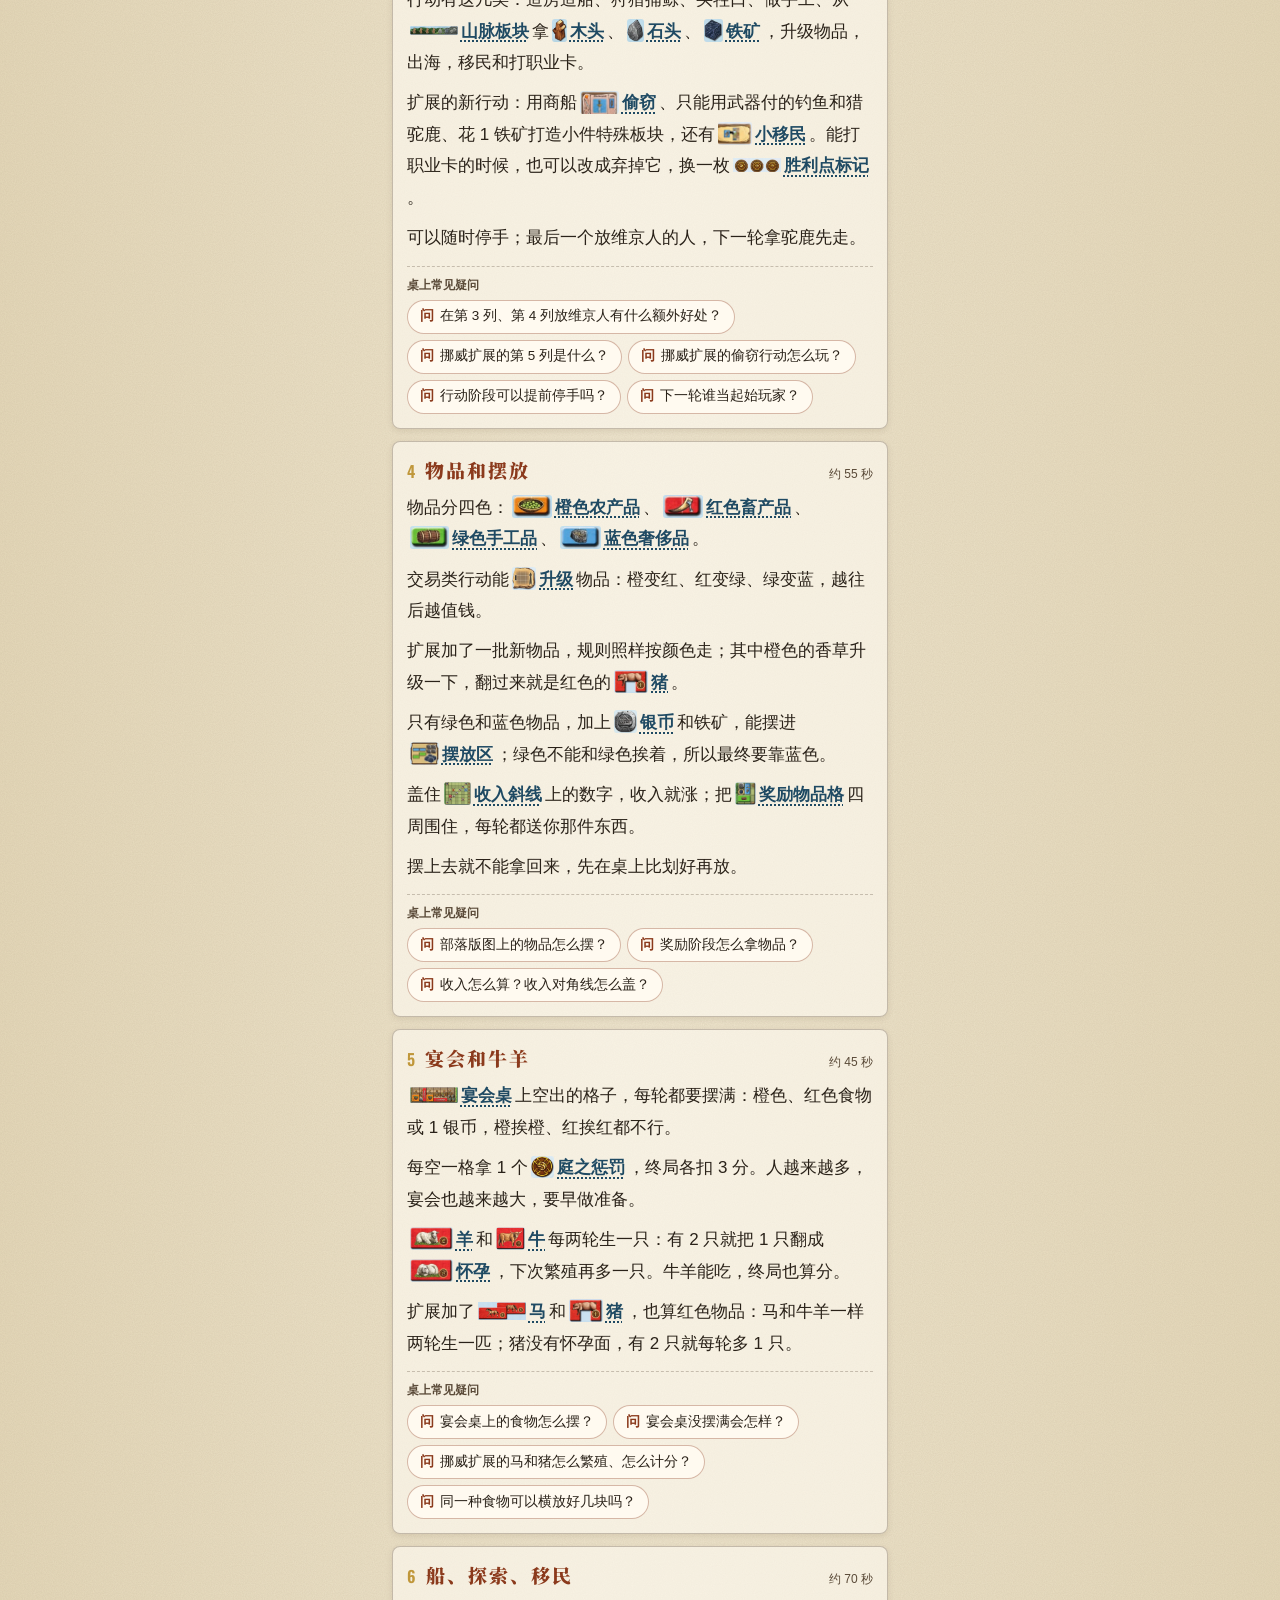
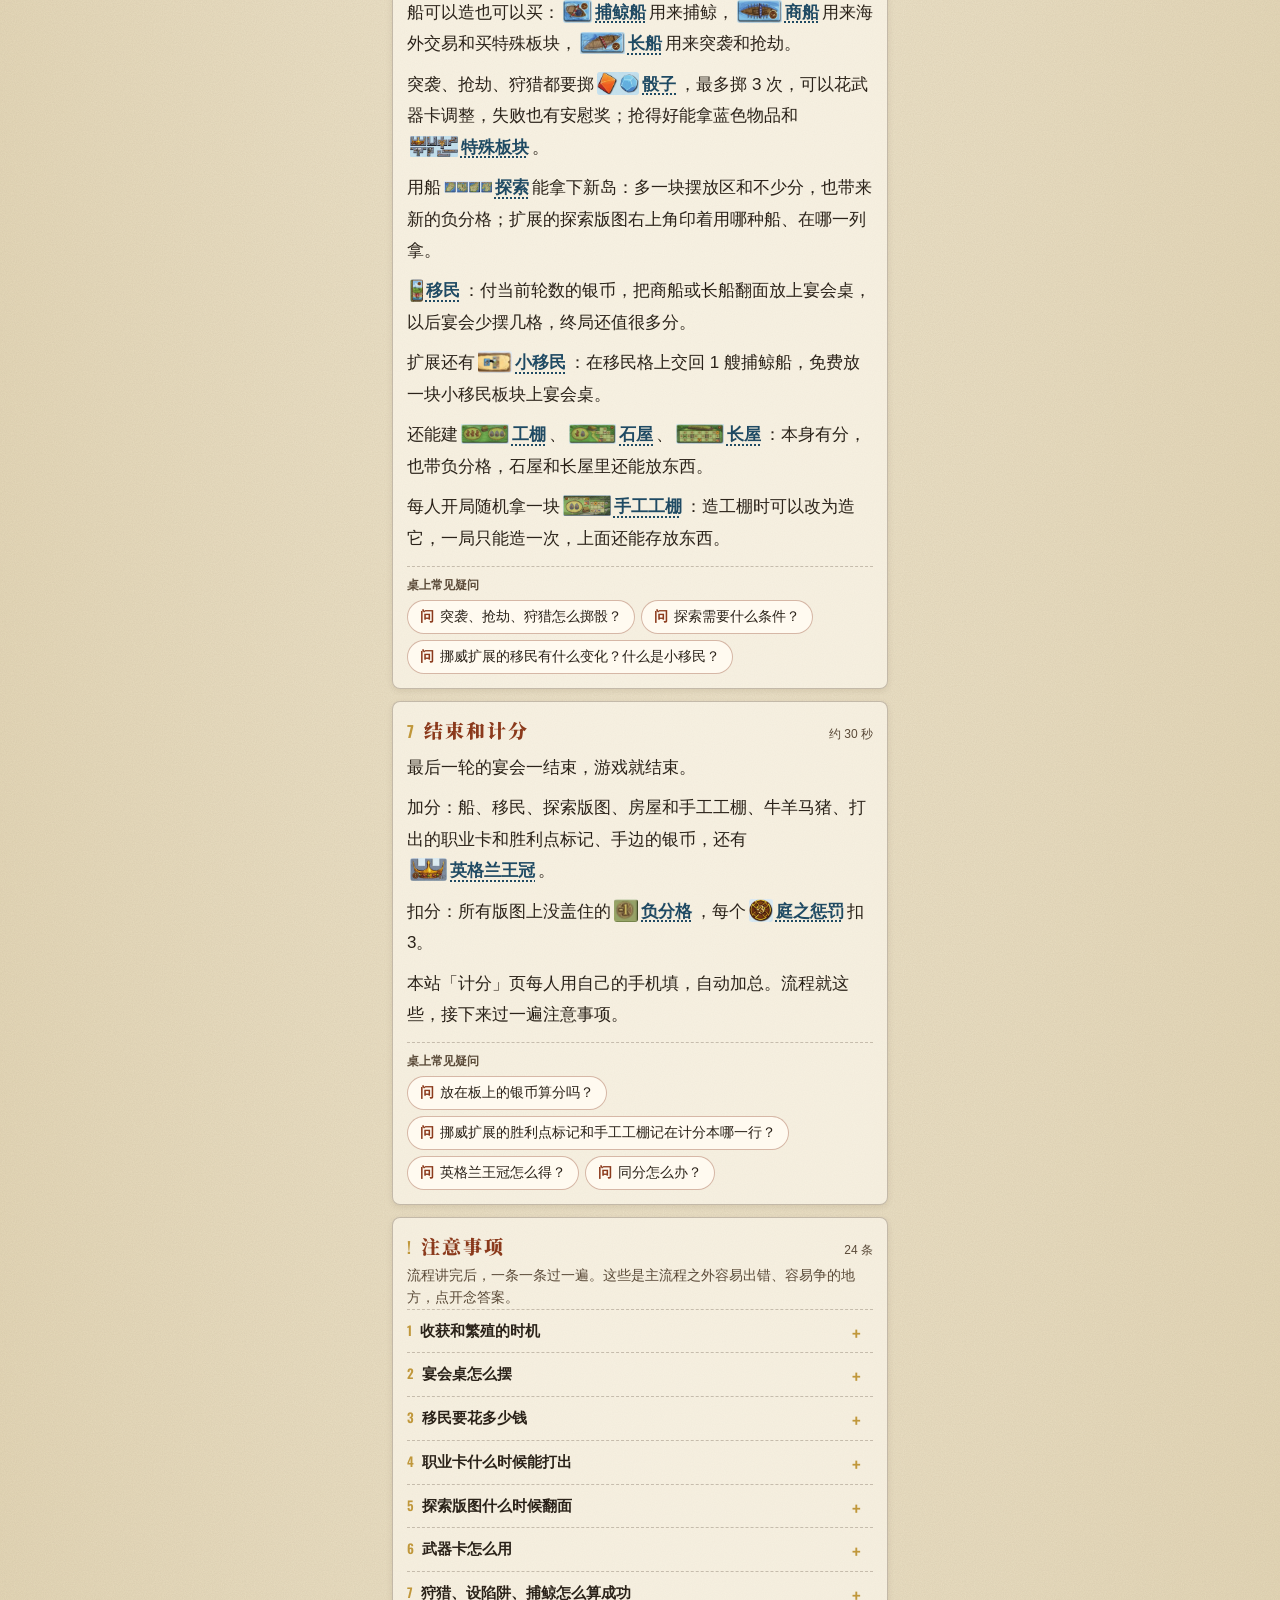
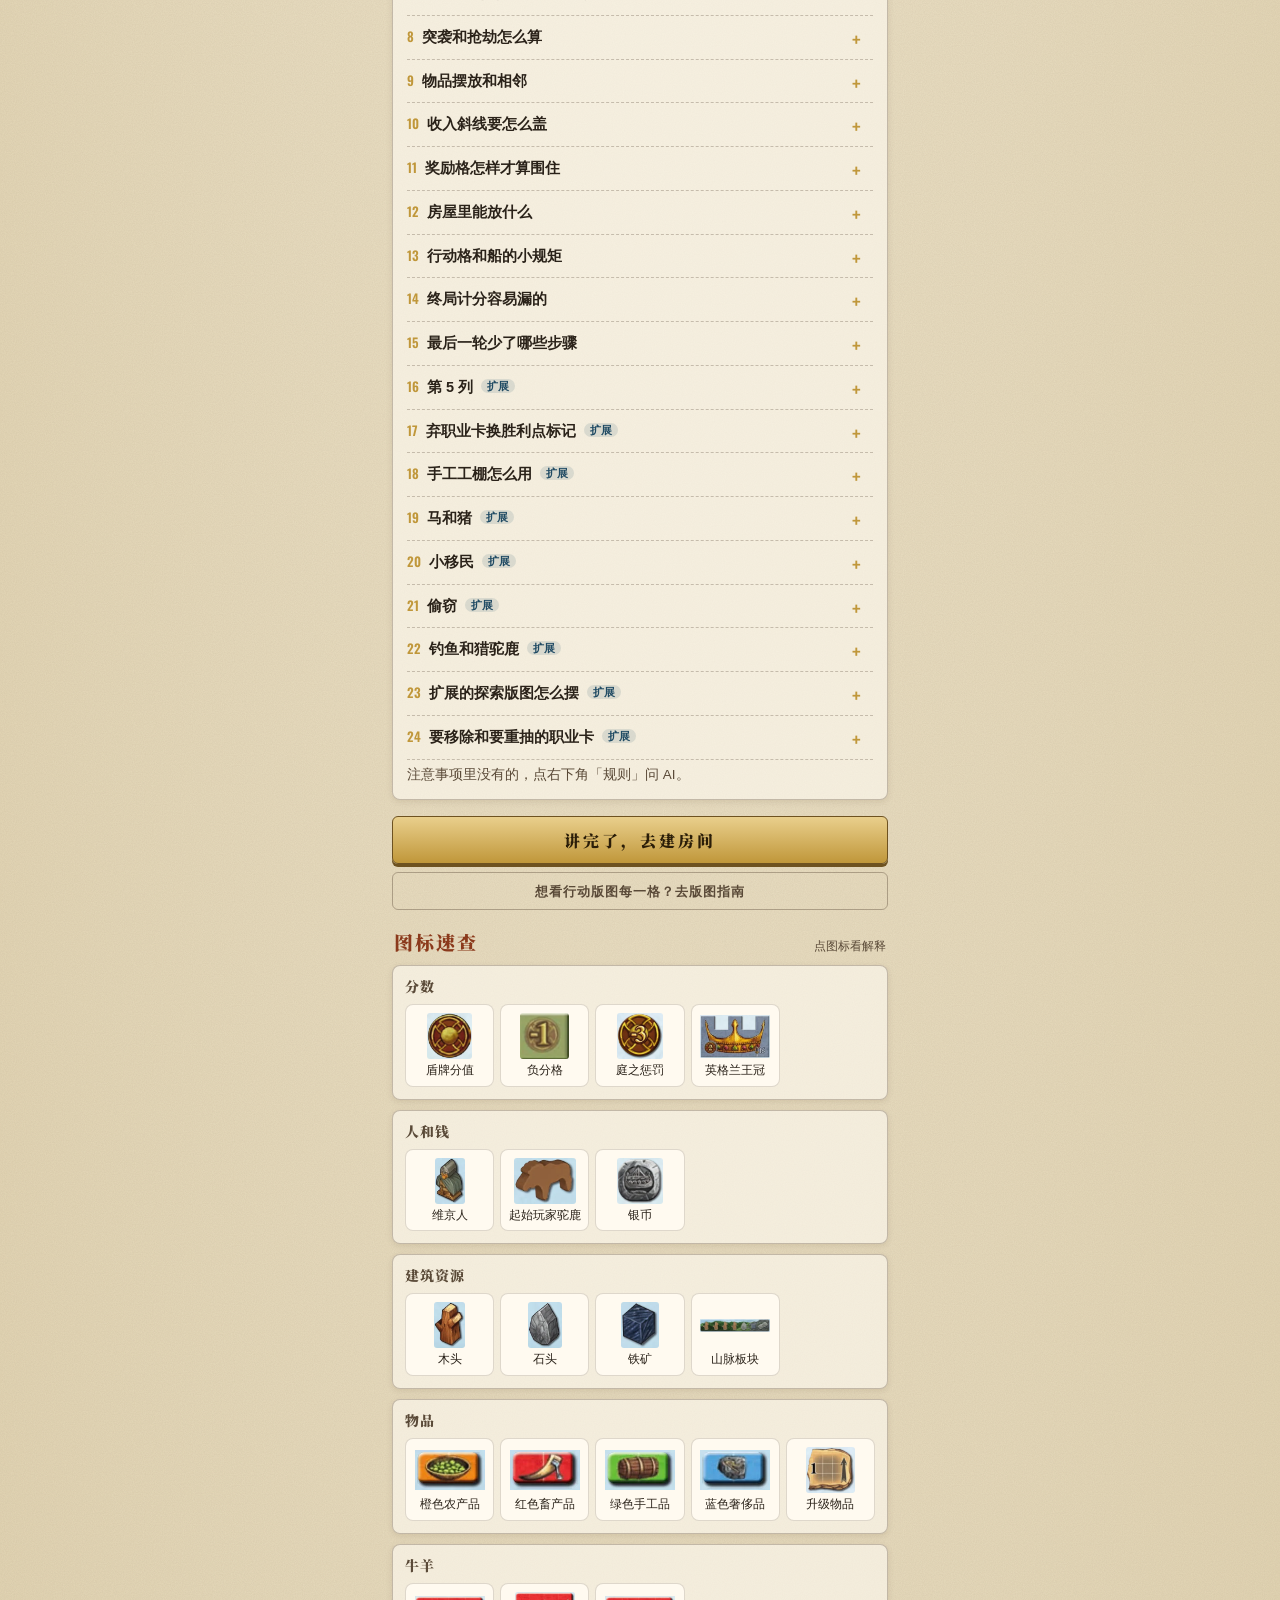
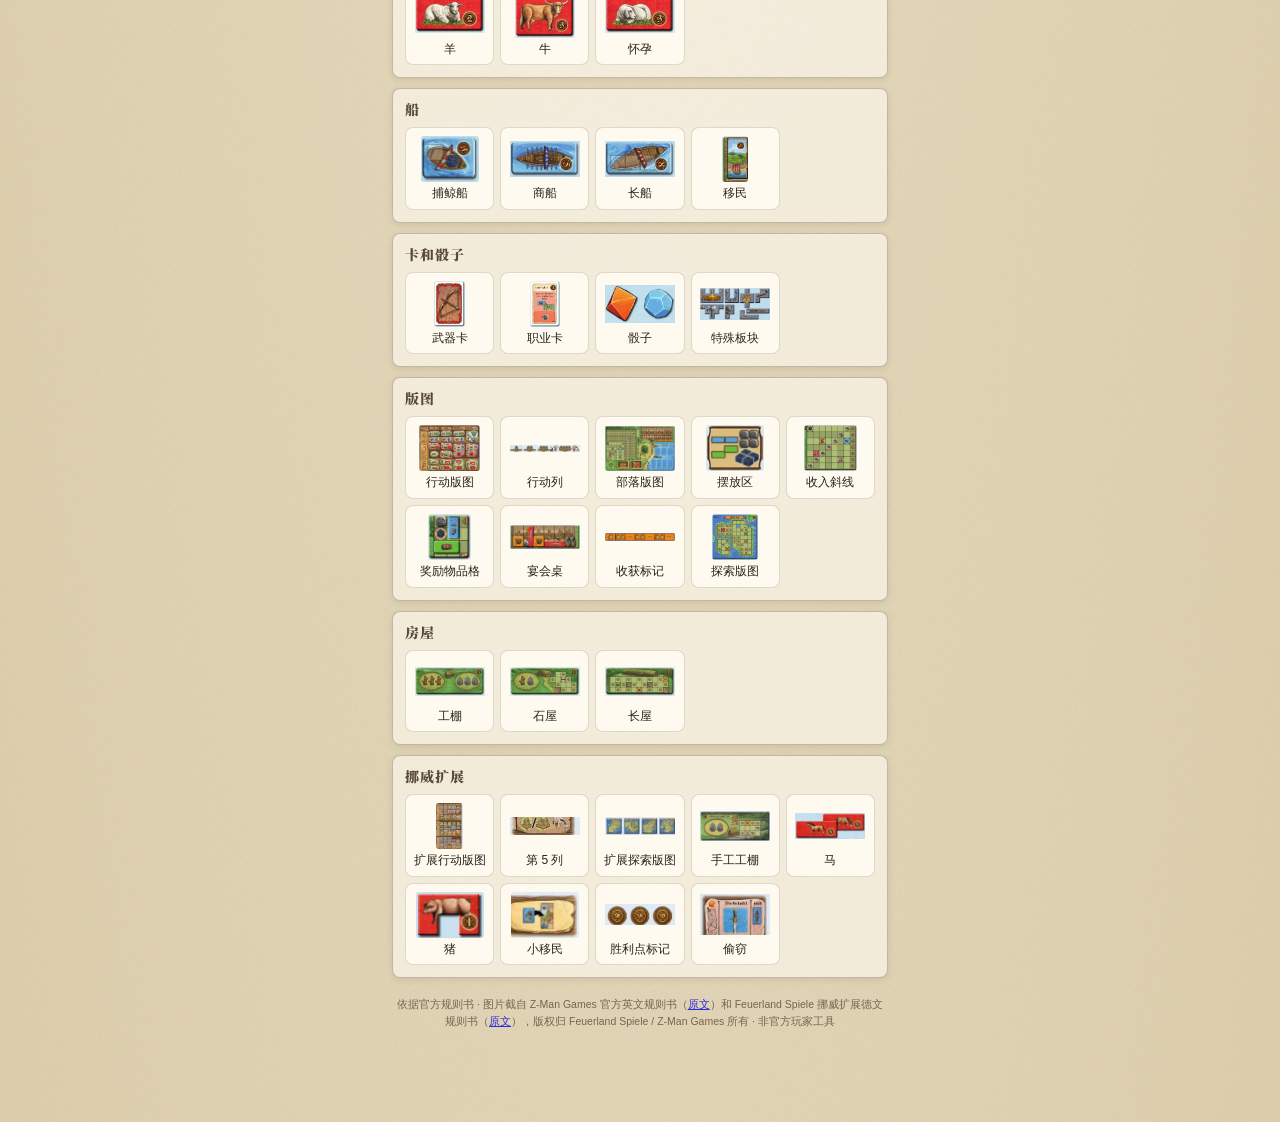
<file: public/teach.html>
<!doctype html>
<html lang="zh-CN">
<head>
<meta charset="utf-8">
<meta name="viewport" content="width=device-width,initial-scale=1,viewport-fit=cover">
<meta name="theme-color" content="#10202b">
<title>5 分钟讲规则 · 奥丁的盛宴</title>
<meta property="og:title" content="5 分钟讲规则 · 奥丁的盛宴">
<meta property="og:image" content="https://odin.leisurecat.cloud/img/icon-512.jpg">
<link rel="icon" href="img/icon-64.png">
<link rel="apple-touch-icon" href="img/icon-180.png">
<link rel="preconnect" href="https://fonts.googleapis.com">
<link rel="preconnect" href="https://fonts.gstatic.com" crossorigin>
<link href="https://fonts.googleapis.com/css2?family=Oswald:wght@500;600&family=Noto+Serif+SC:wght@600;900&display=swap" rel="stylesheet">
<link rel="stylesheet" href="style.css">
</head>
<body>
<div style="position:absolute;width:0;height:0;overflow:hidden"><img src="img/icon-512.jpg" alt=""></div>
<div class="hero"><a class="back-nav" href="/" data-html2canvas-ignore>‹ 返回</a><div class="en">奥丁的盛宴</div><h1>5 分钟讲规则</h1><div class="orn"></div></div><div class="band"></div>
<div class="wrap teach" id="teach"></div>
<script type="module" src="teach.js"></script>
<script type="module" src="chat.js"></script>
</body>
</html>
</file>
<file: public/style.css>
:root{
  --parch:#efe6cf; --parch2:#e0d2b0; --ink:#2a2219; --ink2:#5a4a38;
  --red:#8b3a1c; --navy:#1f4a63; --navy2:#2f6a86; --step:#2a6f8f;
  --steel:#10202b; --steel2:#1b3342; --brass:#c0973a; --brass2:#e6c97d;
  --wood:#6b4a2b; --wood2:#4a321c;
  --p-red:#b8432f; --p-blue:#4f86b8; --p-yellow:#d9ad3c; --p-black:#3b3936;
  --c-sea:#2f6a86; --c-land:#6b8f5a; --c-build:#8b3a1c; --c-herd:#a87a4a; --c-job:#6d5a8e; --c-wealth:#c0973a;
  --serif:"Noto Serif SC","Songti SC","STSong",serif;
  --sans:-apple-system,"PingFang SC","Hiragino Sans GB","Microsoft YaHei",sans-serif;
  --num:"Oswald","DIN Alternate",sans-serif;
}
*{box-sizing:border-box;margin:0;padding:0;-webkit-tap-highlight-color:transparent}
html{background:var(--parch2)}
body{min-height:100vh;font-family:var(--sans);color:var(--ink);
  background:
    url("data:image/svg+xml;utf8,<svg xmlns='http://www.w3.org/2000/svg' width='240' height='240'><filter id='n'><feTurbulence type='fractalNoise' baseFrequency='.9' numOctaves='2' stitchTiles='stitch'/><feColorMatrix values='0 0 0 0 .35 0 0 0 0 .27 0 0 0 0 .17 0 0 0 .16 0'/></filter><rect width='240' height='240' filter='url(%23n)'/></svg>"),
    radial-gradient(ellipse at 50% 30%,var(--parch) 0%,var(--parch2) 100%)}
button{font-family:inherit;cursor:pointer}
.hidden{display:none!important}
.band{height:10px;background:radial-gradient(circle at 19px 5px,#c9a45a 0 1.6px,transparent 2px) 0 0/38px 10px,linear-gradient(90deg,rgba(0,0,0,.35) 0 1px,transparent 1px) 0 0/38px 10px,linear-gradient(var(--wood),var(--wood2))}

/* big header (landing / setup) */
.hero{padding:calc(env(safe-area-inset-top) + 22px) 16px 20px;text-align:center;color:#f3ead6;
  background:linear-gradient(180deg,rgba(255,255,255,.04),rgba(0,0,0,.25)),repeating-linear-gradient(100deg,#18323f 0 3px,#142a36 3px 7px),var(--steel2);
  border-bottom:3px solid var(--brass)}
.hero .en{font:600 13px var(--serif);letter-spacing:8px;color:var(--brass2)}
.hero h1{font:900 26px/1.25 var(--serif);letter-spacing:6px;margin-top:6px}
.orn{width:150px;height:10px;margin:8px auto 0;
  background:radial-gradient(circle,var(--brass2) 0 3px,transparent 3.5px) center/10px 10px no-repeat,
    linear-gradient(90deg,transparent,var(--brass) 30%,transparent 46%,transparent 54%,var(--brass) 70%,transparent) center/100% 1.5px no-repeat}
/* shared back navigation */
.back-nav{display:inline-flex;align-items:center;justify-content:center;flex:none;min-height:36px;padding:0 12px;border:1px solid var(--brass);border-radius:18px;background:var(--steel);color:var(--brass2);font:600 13px var(--sans);text-decoration:none;white-space:nowrap}
.hero{position:relative;padding-top:calc(env(safe-area-inset-top) + 58px)}
.hero>.back-nav,.hero-art>.back-nav{position:absolute;z-index:2;top:calc(env(safe-area-inset-top) + 10px);left:calc(env(safe-area-inset-left) + 12px)}
/* slim bar (in game) */
.bar{display:flex;align-items:center;gap:8px;padding:calc(env(safe-area-inset-top) + 8px) 12px 8px calc(env(safe-area-inset-left) + 12px);color:#f3ead6;
  background:repeating-linear-gradient(100deg,#18323f 0 3px,#142a36 3px 7px),var(--steel2);border-bottom:2px solid var(--brass)}
.bar .ttl{flex:1;font:900 15px var(--serif);letter-spacing:2px;white-space:nowrap;overflow:hidden;text-overflow:ellipsis}
.room{display:inline-flex;align-items:center;gap:6px;height:30px;padding:0 10px;border-radius:15px;border:1px solid rgba(224,194,122,.5);
  background:rgba(0,0,0,.2);color:var(--brass2);font:600 15px var(--num);letter-spacing:2px}
.room small{font:500 11px var(--sans);letter-spacing:0;color:#cbbf9f}
.conn{width:9px;height:9px;border-radius:50%;background:#7d8796;box-shadow:0 0 0 2px rgba(0,0,0,.25)}
.conn.on{background:#62c27a}

.wrap{max-width:520px;margin:0 auto;padding:0 12px calc(env(safe-area-inset-bottom) + 20px)}
.tabs{display:flex;gap:6px;margin:10px 0 8px}
.tab{flex:1;height:38px;border-radius:4px;font:700 15px var(--serif);letter-spacing:3px;color:var(--navy);
  background:rgba(31,74,99,.08);border:1.5px solid rgba(31,74,99,.35)}
.tab.on{color:#fff;background:linear-gradient(180deg,var(--navy2),var(--navy));border-color:#143446}
h2.h{display:flex;align-items:baseline;justify-content:space-between;margin:18px 2px 8px;font:900 19px var(--serif);letter-spacing:2px;color:var(--red)}
h2.h small{font:500 12px var(--sans);letter-spacing:0;color:var(--ink2)}
.note{font:500 12px/1.55 var(--sans);color:var(--ink2);padding:7px 10px;border-left:3px solid var(--red);background:rgba(139,58,28,.05);margin-top:8px}
.note b{color:var(--red)}
.card{background:rgba(255,252,243,.6);border:1.5px solid rgba(90,74,56,.32);border-radius:8px;box-shadow:0 2px 6px rgba(60,40,10,.1)}
.list{display:flex;flex-direction:column;gap:7px}
.row{display:flex;align-items:center;gap:8px;padding:7px 9px}
.stepn{flex:none;width:24px;height:24px;border-radius:50%;background:var(--step);color:#fff;border:2px solid #fff;
  box-shadow:0 1px 3px rgba(0,0,0,.3);font:600 13px/20px var(--num);text-align:center}
.por{display:inline-block;flex:none;width:46px;height:46px;border-radius:50%;padding:3px;background:var(--c,#999);box-shadow:0 2px 4px rgba(0,0,0,.3);border:none}
.por img{display:block;width:100%;height:100%;border-radius:50%;object-fit:cover;background:#3a2f25}
.por.sm{width:36px;height:36px;padding:2.5px}
.por.xs{width:28px;height:28px;padding:2px}
.who{flex:1;min-width:0}
.who .nm{font:700 15px var(--sans);white-space:nowrap;overflow:hidden;text-overflow:ellipsis}
.who .fg{font:500 11px var(--sans);color:var(--ink2);margin-top:1px;white-space:nowrap;overflow:hidden;text-overflow:ellipsis}
input.pn{width:100%;height:34px;border:1.5px solid rgba(90,74,56,.35);border-radius:6px;background:#fffdf6;padding:0 8px;outline:none;font:700 15px var(--sans);color:var(--ink)}
input.pn:focus{border-color:var(--navy)}
.ib{flex:none;width:34px;height:34px;border-radius:6px;border:1.5px solid rgba(90,74,56,.4);background:rgba(255,255,255,.55);color:var(--ink);font:700 18px/1 var(--sans)}
.ib:disabled{opacity:.25}
.field{flex:none;display:flex;align-items:center;width:64px;height:36px;border-radius:6px;background:#fffdf6;border:1.5px solid var(--brass);padding:0 7px}
.field i{font:600 14px var(--num);font-style:normal;color:var(--brass);margin-right:2px}
.field input{width:100%;border:none;outline:none;background:transparent;font:600 19px var(--num);color:var(--ink);text-align:right}
.field input.bad{color:#c0392b}
.chips{display:flex;gap:8px}
.chip{flex:1;height:40px;border-radius:6px;border:1.5px solid rgba(31,74,99,.4);background:transparent;color:var(--navy);font:700 16px var(--sans)}
.chip.on{background:var(--navy);color:#fff;border-color:var(--navy)}
.dots{display:flex;gap:6px;margin-top:5px}
.dot{width:20px;height:20px;border-radius:50%;border:2px solid #fff;background:var(--c);box-shadow:0 0 0 1px rgba(0,0,0,.25)}
.dot.on{box-shadow:0 0 0 2px var(--ink)}
.dot:disabled{opacity:.2}
.btn{display:block;width:100%;height:48px;margin-top:12px;border-radius:6px;border:1.5px solid #6e5220;
  background:linear-gradient(180deg,#e9cf8c,var(--brass));color:#2a1d08;font:900 16px var(--serif);letter-spacing:3px;box-shadow:0 3px 0 #6e5220}
.btn:active{transform:translateY(2px);box-shadow:0 1px 0 #6e5220}
.btn:disabled{opacity:.4}
.btn.navy{background:linear-gradient(180deg,var(--navy2),var(--navy));border-color:#143446;color:#fff;box-shadow:0 3px 0 #0f2836}
.btn.ghost{height:38px;margin-top:8px;background:transparent;border-color:rgba(90,74,56,.4);color:var(--ink2);font:600 13px var(--sans);letter-spacing:1px;box-shadow:none}
.btns{display:flex;gap:8px}.btns .btn{flex:1}
.err{margin-top:6px;color:#b03020;font-size:13px;text-align:center;min-height:1em}

/* status strip */
.status{display:flex;align-items:center;gap:10px;padding:8px 10px;border-radius:8px;background:rgba(31,74,99,.08);border:1px solid rgba(31,74,99,.25)}
.medal{flex:none;display:inline-flex;align-items:center;justify-content:center;width:40px;height:40px;border-radius:50%;
  background:radial-gradient(circle at 35% 30%,#f2dc9c,var(--brass) 60%,#6e5220);color:#2a1d08;font:900 15px/1 var(--serif);
  border:2px solid #4b3714;box-shadow:0 2px 4px rgba(0,0,0,.3);text-align:center}
.status .t{font:900 17px var(--serif);letter-spacing:1px;color:var(--navy)}
.status .t b{font:600 19px var(--num);color:var(--red);margin:0 2px}
.status .s{font-size:12px;color:var(--ink2);margin-top:1px}
.pips{display:flex;gap:3px;margin-left:auto}
.pips i{width:7px;height:16px;border-radius:2px;background:rgba(31,74,99,.18)}
.pips i.done{background:var(--navy2)}
.pips i.cur{background:var(--red)}
.banner{margin-top:8px;padding:9px 10px;border-radius:8px;background:#1d3a49;color:#f3ead6;font-size:13px;line-height:1.5;display:flex;align-items:center;gap:10px}
.banner b{color:var(--brass2)}
.banner button{flex:none;height:32px;padding:0 12px;border-radius:5px;border:1px solid var(--brass);background:var(--brass);color:#22180a;font:700 13px var(--sans)}

/* turn order track */
.track{margin-top:8px;padding:9px 6px 9px;border-radius:8px;background:linear-gradient(180deg,#1d3a49,#0f222d);border:2px solid #08141b;color:#f3ead6}
.track .t{font:700 12px var(--serif);letter-spacing:2px;color:var(--brass2);text-align:center}
.slots{display:flex;justify-content:center;gap:4px;margin-top:6px}
.slot{flex:1;max-width:88px;text-align:center;min-width:0}
.slot .o{font:600 12px var(--num);color:var(--brass2);margin-bottom:3px}
.slot .por{display:block;margin:0 auto;width:44px;height:44px}
.slot .n{font:600 11.5px var(--sans);margin-top:3px;white-space:nowrap;overflow:hidden;text-overflow:ellipsis}
.slot .m{display:inline-block;margin-top:2px;padding:0 7px;border-radius:9px;background:var(--brass);color:#22180a;font:600 12px/17px var(--num)}

/* scoring table */
table.sc{width:100%;margin-top:8px;border-collapse:separate;border-spacing:0 6px;table-layout:fixed}
.sc thead th{padding:0 2px 2px;vertical-align:bottom}
.sc th:first-child{width:64px}
.pv{display:flex;flex-direction:column;align-items:center;gap:2px;min-width:0}
.pv span{max-width:100%;font:700 12.5px var(--sans);white-space:nowrap;overflow:hidden;text-overflow:ellipsis}
.sc tbody th{height:50px;padding-left:9px;text-align:left;font:600 13px/1.2 var(--sans);color:var(--ink2);background:rgba(255,252,243,.6);border:1.5px solid rgba(90,74,56,.25);border-right:none;border-radius:8px 0 0 8px}
.sc tbody th small{display:block;font-size:11px;font-weight:500}
.sc td{padding:0 3px;background:rgba(255,252,243,.6);border-top:1.5px solid rgba(90,74,56,.25);border-bottom:1.5px solid rgba(90,74,56,.25)}
.sc td:last-child{border-right:1.5px solid rgba(90,74,56,.25);border-radius:0 8px 8px 0;padding-right:5px}
.cell{width:100%;height:40px;border-radius:5px;border:1.5px solid rgba(181,139,60,.75);background:#fffdf6;font:600 17px var(--num);color:var(--ink)}
.cell.empty{color:#b7a98f;font:500 12px var(--sans)}
.cell.bad{color:#c0392b;border-color:#c0392b}
.sc td.tt{text-align:center;font:600 21px var(--num);color:var(--red)}
.legend{font:500 11.5px/1.6 var(--sans);color:var(--ink2);margin-top:4px}
.legend b{color:var(--ink)}

/* sheets */
.mask{position:fixed;inset:0;background:rgba(8,18,24,.55);z-index:20}
.sheet{position:fixed;left:0;right:0;bottom:0;z-index:21;max-width:520px;margin:0 auto;padding:12px 14px calc(env(safe-area-inset-bottom) + 14px);
  background:var(--parch);border-top:3px solid var(--brass);border-radius:14px 14px 0 0;box-shadow:0 -8px 30px rgba(0,0,0,.4)}
.sheet h3{font:900 16px var(--serif);color:var(--red);letter-spacing:1px}
.sheet .hint{font-size:12px;color:var(--ink2);margin-top:2px;line-height:1.5}
.disp{margin-top:8px;min-height:58px;padding:6px 12px;border-radius:6px;background:#fffdf6;border:1.5px solid var(--brass);text-align:right}
.disp .ex{font:500 14px var(--num);color:var(--ink2);word-break:break-all}
.disp .cur{font:600 26px var(--num);color:var(--ink)}
.keys{display:grid;grid-template-columns:repeat(4,1fr);gap:7px;margin-top:10px}
.keys button{height:48px;border-radius:6px;border:1.5px solid rgba(90,74,56,.35);background:#fffaf0;font:600 21px var(--num);color:var(--ink)}
.keys .op{background:var(--navy);color:#fff;border-color:var(--navy);font-size:26px}
.keys .ok{background:linear-gradient(180deg,#e9cf8c,var(--brass));border-color:#6e5220;font:900 15px var(--serif);grid-row:span 2;height:auto}
.keys .fn{font:600 14px var(--sans)}

/* landing */
.join{display:flex;gap:8px;margin-top:10px}
.join input{flex:1;min-width:0;height:48px;border-radius:6px;border:1.5px solid var(--brass);background:#fffdf6;text-align:center;font:600 24px var(--num);letter-spacing:8px;text-transform:uppercase;outline:none}
.join .btn{flex:none;width:110px;margin-top:0}

/* MVP */
.mvp{position:relative;margin-top:4px;padding:14px 12px 12px;border-radius:10px;text-align:center;color:#f3ead6;overflow:hidden;
  background:radial-gradient(ellipse at 50% 0%,rgba(224,194,122,.35),transparent 60%),linear-gradient(180deg,#1d3a49,#0c1b24);border:2px solid #08141b}
.mvp .crown{font:700 12px var(--serif);letter-spacing:6px;color:var(--brass2)}
.mvp .por{width:92px;height:92px;padding:4px;margin:8px auto 0;display:block;box-shadow:0 0 0 3px var(--brass2),0 6px 18px rgba(0,0,0,.5)}
.mvp .nm{font:900 22px var(--serif);letter-spacing:2px;margin-top:8px}
.mvp .fg{font-size:12px;color:#c9c0aa}
.mvp .pts{font:600 40px/1.1 var(--num);color:var(--brass2);margin-top:2px}
.mvp .pts small{font:500 13px var(--sans);color:#c9c0aa;margin-left:3px}
.rk .row{gap:7px;padding:7px 8px}
.rk .tot{font:600 22px var(--num);color:var(--red);min-width:34px;text-align:right}
.stack{display:flex;height:9px;border-radius:5px;overflow:hidden;background:rgba(90,74,56,.12);margin-top:4px}
.stack i{display:block;height:100%}
.parts{font:500 10.5px var(--sans);color:var(--ink2);margin-top:3px;white-space:nowrap;overflow:hidden;text-overflow:ellipsis}
.parts em{font-style:normal;display:inline-block;width:7px;height:7px;border-radius:2px;margin:0 2px 0 5px;vertical-align:0}
.parts em:first-child{margin-left:0}
.achs{display:grid;grid-template-columns:repeat(2,1fr);gap:7px;margin-top:6px}
.ach{display:flex;align-items:center;gap:8px;padding:7px 8px}
.ach .medal{width:34px;height:34px;font-size:16px}
.ach .an{font:900 13.5px var(--serif);color:var(--red)}
.ach .ad{font-size:10.5px;color:var(--ink2);line-height:1.35}
.ach .aw{display:flex;gap:3px;margin-top:3px;flex-wrap:wrap}
.tbh{display:flex;width:100%;justify-content:space-between;align-items:center;padding:2px 0;border:none;background:none;font:12px var(--sans);color:var(--ink2);text-align:left}
.tbh span{color:var(--brass);font-weight:700}
.sv .btn{height:40px;margin-top:8px;font:700 14px var(--sans);letter-spacing:1px}
.tb .pn{flex:1;min-width:0}
.shotv{position:fixed;inset:0;z-index:60;overflow:auto;padding:0 16px 24px;background:rgba(8,20,27,.94)}
.shotv img{display:block;width:100%;max-width:480px;margin:0 auto;border-radius:6px;box-shadow:0 6px 24px rgba(0,0,0,.5)}
.sv-top{position:sticky;top:0;display:flex;align-items:center;gap:10px;max-width:480px;margin:0 auto;padding:12px 0 10px;background:rgba(8,20,27,.94);color:var(--brass2);font:600 14px var(--sans)}
.sv-top span{flex:1}
.sv-top a,.sv-top button{padding:5px 12px;border:1px solid rgba(255,255,255,.4);border-radius:5px;background:none;color:#fff;font:600 13px var(--sans);text-decoration:none}
.tb{display:flex;align-items:center;gap:6px;margin-top:6px;font-size:12px;color:var(--ink2)}
footer{margin-top:18px;text-align:center;font-size:10.5px;line-height:1.6;color:var(--ink2);opacity:.8}
.toast{position:fixed;left:50%;bottom:calc(env(safe-area-inset-bottom) + 24px);transform:translateX(-50%);z-index:30;padding:8px 16px;border-radius:20px;background:rgba(10,24,32,.9);color:#fff;font-size:13px}

/* short phones (e.g. iPhone SE): tighten the in-game screen so the settle button stays on screen */
@media (max-height: 700px){
  .bar{padding-top:calc(env(safe-area-inset-top) + 6px);padding-bottom:6px}
  .tabs{margin:7px 0 6px}.tab{height:34px}
  .status{padding:5px 9px}.medal{width:34px;height:34px}.status .t{font-size:16px}
  .banner{margin-top:6px;padding:6px 9px}.banner button{height:28px}
  .track{margin-top:6px;padding:6px 4px 7px}.slots{margin-top:4px}.slot .por{width:38px;height:38px}.slot .o{margin-bottom:1px}
  .list{gap:5px}.row{padding:5px 8px}.por.sm{width:32px;height:32px}
  .ib{width:32px;height:32px}.field{height:34px}
  .btn{height:44px;margin-top:9px}.btn.ghost{height:34px;margin-top:6px}
}
.lobby{display:flex;align-items:center;gap:10px;width:100%;padding:9px 11px;text-align:left;font:inherit;color:inherit}
.lobby .lc{font:600 22px var(--num);letter-spacing:3px;color:var(--navy);min-width:66px}
.lobby .lp{display:flex;gap:2px;flex:1;min-width:0}
.lobby .ls{text-align:right;font-size:11.5px;color:var(--ink2);line-height:1.35}
.lobby .ls b{display:block;font:700 13px var(--sans);color:var(--red)}
.empty{padding:14px;text-align:center;font-size:13px;color:var(--ink2)}
.join{margin-top:10px}

/* illustrated tutorial (guide.html) */
a.btn{text-align:center;line-height:45px;text-decoration:none}
a.btn.ghost{line-height:35px}
.guide .toc{display:flex;flex-wrap:wrap;gap:6px;margin:0 0 4px}
.guide .toc a{padding:5px 10px;border-radius:14px;border:1px solid rgba(31,74,99,.35);background:rgba(31,74,99,.06);color:var(--navy);font:600 12.5px var(--sans);text-decoration:none}
.gs{margin-top:14px;padding:0 0 12px;overflow:hidden;scroll-margin-top:10px}
.gs h2.h{margin:12px 12px 10px}
.gs h2.h i{font:600 15px var(--num);font-style:normal;color:var(--brass);margin-right:8px}
.gs img{display:block;width:100%;height:auto;background:var(--steel)}
.gs ul{margin:10px 14px 0 30px;font:500 14.5px/1.7 var(--sans)}
.gs li+li{margin-top:5px}
/* landing */
.hero-art{position:relative;height:calc(env(safe-area-inset-top) + 232px);overflow:hidden;background:var(--steel);border-bottom:3px solid var(--brass)}
.hero-art img{position:absolute;inset:0;width:100%;height:100%;object-fit:cover;object-position:50% 40%}
.hero-art:after{content:"";position:absolute;inset:0;background:linear-gradient(180deg,rgba(18,14,10,.25) 0,rgba(18,14,10,0) 30%,rgba(18,14,10,.15) 50%,rgba(18,14,10,.78) 100%)}
.hero-art .ht{position:absolute;z-index:1;left:0;right:0;bottom:16px;text-align:center;color:#fbf6ec;text-shadow:0 2px 12px rgba(0,0,0,.6)}
.hero-art .wm{font:500 46px/1 "Cinzel",serif;letter-spacing:14px;text-indent:14px}
.hero-art .hr{width:210px;height:1px;margin:9px auto 8px;background:rgba(251,246,236,.75)}
.hero-art .hz{font:600 18px var(--serif);letter-spacing:6px;text-indent:6px}
.hero-art .hs{margin-top:5px;font:600 12px var(--sans);letter-spacing:5px;text-indent:5px;color:var(--brass2)}
.start{margin-top:14px;padding:12px}
.start .btn{margin-top:0}
.start .or{display:flex;align-items:center;gap:10px;margin:12px 2px 0;font-size:12px;color:var(--ink2)}
.start .or:before,.start .or:after{content:"";flex:1;height:1px;background:rgba(90,74,56,.28)}
.start .join{margin-top:8px}
.start .join input,.start .join .btn{height:46px}
.start .join .btn{width:96px}
.start .err{margin-top:8px;min-height:0}
.tiles{display:grid;grid-template-columns:1fr 1fr;gap:10px;margin-top:10px}
.tile{display:flex;align-items:center;gap:10px;padding:10px;text-decoration:none;color:var(--ink2);font-size:11.5px;line-height:1.4}
.tile:active{transform:translateY(1px)}
.tile b{display:block;font:900 16px var(--serif);letter-spacing:2px;color:var(--navy)}
.tile .ti{position:relative;flex:none;width:42px;height:42px;border-radius:50%;overflow:hidden;border:2px solid var(--brass);box-shadow:0 1px 3px rgba(0,0,0,.25)}
.tile .ti img{display:block;width:100%;height:100%;object-fit:cover}
.tile .ti.rec{display:flex;align-items:center;justify-content:center;background:linear-gradient(180deg,var(--navy2),var(--navy));color:var(--brass2);font:900 18px var(--serif)}
.lobby .lp .por+.por{margin-left:-7px}
.lobby .ls{display:flex;flex-direction:column;align-items:flex-end;gap:3px}
.lobby .ls .st{display:inline-block;padding:2px 8px;border-radius:10px;font:700 12px var(--sans)}
.lobby .ls .st-setup{background:rgba(181,139,60,.2);color:#7a5a1c}
.lobby .ls .st-play{background:rgba(31,74,99,.13);color:var(--navy)}
.lobby .ls .st-over{background:rgba(90,74,56,.12);color:var(--ink2)}
.lobby .ls small{font-size:11px;color:var(--ink2)}
.od{display:inline-block;width:7px;height:7px;margin-right:4px;border-radius:50%;background:#a59a86;vertical-align:1px}
.od.on{background:#4caf6a}

/* past games (history.html) */
.games{margin-top:12px}
.game summary{list-style:none;padding:9px 11px;cursor:pointer}
.game summary::-webkit-details-marker{display:none}
.game .gh{display:flex;align-items:baseline;justify-content:space-between;gap:8px}
.game .gh b{font:600 20px var(--num);letter-spacing:3px;color:var(--navy)}
.game .gh span{font-size:12px;color:var(--ink2)}
.game .gp{display:flex;flex-wrap:wrap;gap:4px 12px;margin-top:6px}
.game .gp>span{display:flex;align-items:center;gap:4px;font-size:13px;min-width:0}
.game .gp i{font-style:normal;max-width:6em;overflow:hidden;text-overflow:ellipsis;white-space:nowrap}
.game .gp em{font:600 15px var(--num);font-style:normal;color:var(--ink2)}
.game .gp .win em{color:var(--red)}
.game .gp .win i{font-weight:700}
.game .gd{border-top:1px dashed rgba(90,74,56,.35);padding:4px 0}
.game[open] summary .gp{display:none}
#search input{font:500 15px var(--sans);letter-spacing:0;text-transform:none;text-align:left;padding:0 12px}
.start .join input::placeholder{font:500 15px var(--sans);letter-spacing:6px;color:#a59a86}
.guide .toc a.fqa{background:var(--navy);border-color:var(--navy);color:#fff}
#faq{scroll-margin-top:10px}
.fq-cat{margin:16px 2px 6px;font:900 15px var(--serif);letter-spacing:2px;color:var(--navy)}
.fq{margin-top:6px}
.fq summary{position:relative;list-style:none;padding:10px 32px 10px 12px;font:600 14.5px/1.5 var(--sans);cursor:pointer}
.fq summary::-webkit-details-marker{display:none}
.fq summary:after{content:"+";position:absolute;right:12px;top:8px;font:500 20px var(--num);color:var(--brass)}
.fq[open] summary:after{content:"−"}
.fq p{padding:0 12px 11px;font:500 14px/1.7 var(--sans);color:var(--ink2)}
.fq p a{font-size:12px;color:var(--navy2);white-space:nowrap}

.lobby .lc em{display:block;margin-top:1px;font:700 10px var(--sans);font-style:normal;letter-spacing:2px;color:var(--brass)}

/* rules assistant (chat.js) */
body.has-chat{padding-bottom:72px}
.cfab{position:fixed;right:14px;bottom:calc(env(safe-area-inset-bottom) + 14px);z-index:19;width:54px;height:54px;display:flex;flex-direction:column;align-items:center;justify-content:center;gap:0;border-radius:50%;border:2px solid #6e5220;background:radial-gradient(circle at 35% 28%,#f6e3a8,var(--brass) 62%,#8a6526);color:#2a1c08;font:900 11px/1.1 var(--serif);letter-spacing:1px;box-shadow:0 0 0 3px rgba(16,32,43,.88),0 6px 16px rgba(0,0,0,.45)}
.cfab:active{transform:scale(.94)}
@keyframes cpIn{from{opacity:0;transform:translateY(18px) scale(.97)}}
.cpanel{position:fixed;right:12px;bottom:calc(env(safe-area-inset-bottom) + 12px);z-index:40;width:min(380px,calc(100vw - 24px));height:min(600px,calc(100dvh - 24px));display:flex;flex-direction:column;overflow:hidden;border:1.5px solid #6e5220;border-radius:14px;background:var(--parch2);box-shadow:0 14px 44px rgba(0,0,0,.5);transform-origin:bottom right;animation:cpIn .22s ease}
.chd{display:flex;align-items:center;gap:10px;padding:11px 6px 11px 12px;background:linear-gradient(180deg,var(--steel2),var(--steel))}
.chd div{flex:1;min-width:0}
.chd b{display:block;font:900 16px var(--serif);color:var(--brass2);letter-spacing:1px}
.chd div span{display:flex;align-items:center;gap:6px;margin-top:2px;font:500 11.5px var(--sans);color:#a9bcc6}
.con{width:7px;height:7px;border-radius:50%;background:#5ec27a;box-shadow:0 0 0 3px rgba(94,194,122,.22)}
.cav{flex:none;width:38px;height:38px;display:grid;place-items:center;border-radius:50%;border:1.5px solid #6e5220;background:radial-gradient(circle at 35% 28%,#f6e3a8,var(--brass) 62%,#8a6526);color:#2a1c08;font:900 17px var(--serif);box-shadow:0 0 0 2px rgba(224,194,122,.3)}
.cav.sm{width:28px;height:28px;font-size:13px;box-shadow:0 2px 4px rgba(0,0,0,.2)}
.cx{flex:none;width:36px;height:36px;border:none;background:none;color:#d8dee8;font:300 28px/1 var(--sans)}
.clog{flex:1;overflow:auto;display:flex;flex-direction:column;gap:10px;padding:12px;background:radial-gradient(ellipse at 50% 0%,var(--parch) 0%,var(--parch2) 100%)}
.cwel{position:relative;flex:none;display:flex;align-items:flex-end;min-height:112px;overflow:hidden;border-radius:10px;border:1px solid rgba(110,82,32,.5);box-shadow:0 4px 12px rgba(0,0,0,.22)}
.cwel img{position:absolute;inset:0;width:100%;height:100%;object-fit:cover;object-position:50% 35%}
.cwel div{position:relative;width:100%;padding:30px 12px 10px;background:linear-gradient(transparent,rgba(8,20,27,.88) 55%)}
.cwel b{display:block;font:900 16px var(--serif);color:#fbf6ec;letter-spacing:1px}
.cwel span{display:block;margin-top:2px;font:12px/1.5 var(--sans);color:#d9d3c5}
.csug{display:flex;flex-direction:column;gap:6px}
.csug em{margin:2px 0 0 2px;font:700 11.5px var(--sans);font-style:normal;color:var(--ink2);letter-spacing:2px}
.csug button{display:flex;align-items:center;gap:9px;padding:9px 10px;border:1px solid rgba(181,139,60,.55);border-radius:9px;background:#fffaf0;text-align:left;font:600 13.5px var(--sans);color:var(--ink);box-shadow:0 1px 0 rgba(110,82,32,.22)}
.csug button:before{content:"问";flex:none;width:20px;height:20px;display:grid;place-items:center;border-radius:50%;background:var(--navy);color:#fff;font:700 11px var(--sans)}
.csug button:after{content:"›";margin-left:auto;font:600 18px/1 var(--sans);color:var(--brass)}
.csug button:active{background:#f3e7cc}
.cr{display:flex;align-items:flex-end;gap:7px}
.cr.u{justify-content:flex-end}
.cm{max-width:82%;padding:9px 12px;border-radius:12px;font:14px/1.65 var(--sans);word-break:break-word}
.cm.u{background:linear-gradient(180deg,var(--navy2),var(--navy));color:#fff;border-bottom-right-radius:4px;box-shadow:0 2px 6px rgba(15,40,54,.25)}
.cm.a{background:#fffdf6;border:1px solid rgba(90,74,56,.18);color:var(--ink);border-bottom-left-radius:4px;box-shadow:0 2px 6px rgba(60,45,25,.1)}
.cm.a b{color:var(--red)}
.cm.err{color:var(--red);border-color:rgba(139,58,28,.4);background:#fbf1ec}
.cin{display:flex;align-items:center;gap:8px;padding:10px 10px 6px;border-top:1px solid rgba(110,82,32,.25);background:#f6eedb}
.cin textarea{flex:1;min-width:0;height:42px;resize:none;padding:10px 15px;border:1.5px solid rgba(90,74,56,.3);border-radius:21px;background:#fffdf6;outline:none;font:16px/1.3 var(--sans);color:var(--ink)}
.cin textarea:focus{border-color:var(--brass)}
.cin button{flex:none;width:42px;height:42px;display:grid;place-items:center;border-radius:50%;border:1.5px solid #6e5220;background:radial-gradient(circle at 35% 28%,#f6e3a8,var(--brass) 62%,#8a6526);color:#2a1c08;box-shadow:0 2px 0 #6e5220}
.cin button:active{transform:translateY(1px);box-shadow:0 1px 0 #6e5220}
.cin button:disabled{opacity:.45}
.cfoot{padding:0 12px 8px;background:#f6eedb;text-align:center;font:500 10.5px var(--sans);color:var(--ink2);opacity:.75}
.cdots{display:inline-flex;gap:4px;padding:5px 0}
.cdots b{width:6px;height:6px;border-radius:50%;background:var(--brass);animation:cdot 1s infinite}
.cdots b:nth-child(2){animation-delay:.15s}.cdots b:nth-child(3){animation-delay:.3s}
@keyframes cdot{0%,80%,100%{opacity:.25}40%{opacity:1}}

/* Feast for Odin: setup start-player badge */
.fst{margin-left:auto;height:22px;padding:0 7px;white-space:nowrap;flex:none;border-radius:11px;border:1px solid rgba(31,74,99,.4);background:transparent;color:var(--navy);font:600 11.5px var(--sans)}
.fst.on{background:var(--red);border-color:var(--red);color:#fff}
/* round phases */
.phs{display:flex;flex-direction:column;gap:5px;margin-top:8px}
.ph{padding:0;overflow:hidden}
.phh{display:flex;align-items:center;gap:8px;padding:7px 10px}
.phh b{font:900 15px var(--serif);letter-spacing:1px;color:var(--ink)}
.phh small{margin-left:auto;font:500 11.5px var(--sans);color:var(--ink2);text-align:right}
.phn{flex:none;width:22px;height:22px;border-radius:50%;background:rgba(31,74,99,.14);color:var(--navy);font:600 12px/22px var(--num);text-align:center}
.ph.cur{border-color:var(--brass);background:#fffaf0;box-shadow:0 0 0 2px rgba(192,151,58,.45),0 3px 10px rgba(60,40,10,.18)}
.ph.cur .phn{background:var(--red);color:#fff}
.ph.cur .phh b{color:var(--red)}
.ph.done{opacity:.62}
.ph.done .phn{background:var(--navy2);color:#fff}
.ph.off{opacity:.45;background:transparent;box-shadow:none;border-style:dashed}
.ph.off .phh b{text-decoration:line-through;text-decoration-color:rgba(90,74,56,.5)}
.phb{padding:0 12px 10px 40px;font:500 13.5px/1.65 var(--sans);color:var(--ink)}
.phb ul{margin:0 0 0 16px}.phb li+li{margin-top:3px}
.phb b{color:var(--red)}
.phb .tip{margin-top:6px;font-size:12px;color:var(--ink2)}
.pick{display:flex;flex-wrap:wrap;gap:6px;margin-top:8px}
.pick button{display:flex;align-items:center;gap:6px;padding:4px 10px 4px 4px;border-radius:22px;border:1.5px solid rgba(90,74,56,.35);background:#fffdf6;font:600 13px var(--sans);color:var(--ink)}
.pick button.on{border-color:var(--red);background:var(--red);color:#fff}
/* scoring extras */
.sc tr.grp td{padding:6px 2px 0;background:none;border:none;font:900 13px var(--serif);letter-spacing:3px;color:var(--red)}
.cell.neg{color:var(--red)}
.cell.crown{background:linear-gradient(180deg,#f2dc9c,var(--brass));border-color:#6e5220;color:#2a1d08}
.parts .mn{color:var(--red)}
.rk .parts{white-space:normal;line-height:1.5}
.dr-s.first b{color:#fff}
.dr-s.first .por{box-shadow:0 0 0 3px var(--brass2),0 0 22px rgba(230,201,125,.75)}
/* landing cover: the box cover shown whole over a blurred copy of itself */
.hero-art.cover{height:calc(env(safe-area-inset-top) + 300px)}
.hero-art.cover .cv{position:absolute;z-index:1;inset:auto;left:50%;top:calc(env(safe-area-inset-top) + 18px);height:200px;width:auto;transform:translateX(-50%);object-fit:contain;border-radius:3px;border:2px solid rgba(230,201,125,.75);box-shadow:0 10px 28px rgba(0,0,0,.6)}
.hero-art.cover .ht{bottom:14px}
/* per-player scoring */
.seg{display:flex;border:1.5px solid var(--navy);border-radius:6px;overflow:hidden;margin-top:8px}
.seg button{flex:1;height:36px;border:none;background:transparent;color:var(--navy);font:700 14px var(--sans)}
.seg button.on{background:var(--navy);color:#fff}
.pick.me button{padding-right:14px}
.ms-who{display:flex;align-items:center;gap:9px;margin-top:10px}
.ms-who div{flex:1}.ms-who b{display:block;font:900 17px var(--serif);color:var(--red)}.ms-who small{font-size:12px;color:var(--ink2)}
.ms-who .tbh{width:auto}
.ms{display:flex;align-items:center;gap:10px;padding:8px 10px}
.ms-t{flex:1;min-width:0}
.ms-t b{font:700 15px var(--sans)}.ms-t b small{font:500 11px var(--sans);color:var(--ink2);margin-left:6px}
.ms-h{font:500 11.5px/1.5 var(--sans);color:var(--ink2);margin-top:2px}
.ms-ex{font:500 12px var(--num);color:var(--navy2);margin-top:2px}
.ms-w{margin-top:3px;font:600 11.5px/1.45 var(--sans);color:#a3480f}
.ms .cell{flex:none;width:76px;height:44px}
.cell.warn{border-color:#d07a1e;box-shadow:0 0 0 2px rgba(208,122,30,.3)}
.ms-tot{display:flex;align-items:center;justify-content:space-between;margin-top:10px;padding:10px 14px}
.ms-tot span{font:900 16px var(--serif);color:var(--ink)}.ms-tot b{font:600 30px var(--num);color:var(--red)}
.ms-others{display:flex;flex-wrap:wrap;gap:6px 14px;margin-top:8px;font-size:12.5px;color:var(--ink2)}
.ms-others span{display:flex;align-items:center;gap:4px}.ms-others b{font:600 15px var(--num);color:var(--ink)}
.quick{display:flex;flex-wrap:wrap;gap:6px;margin-top:8px}
.quick button{flex:1;min-width:70px;height:38px;border-radius:6px;border:1.5px solid var(--brass);background:#fff6df;font:700 13px var(--sans);color:var(--ink)}
.quick button b{font:600 15px var(--num);color:var(--red)}
/* score references (history.html) */
table.st{width:100%;border-collapse:collapse;background:rgba(255,252,243,.6);border:1.5px solid rgba(90,74,56,.25);border-radius:8px;overflow:hidden;font-size:12.5px}
.st th{padding:6px 4px;background:rgba(31,74,99,.1);color:var(--navy);font:700 12px var(--sans);text-align:center}
.st td{padding:6px 4px;border-top:1px solid rgba(90,74,56,.15);text-align:center;font:600 14px var(--num);color:var(--ink)}
.st td:first-child{font:700 12.5px var(--sans);white-space:nowrap}
.st td b{color:var(--red);font-weight:600}
.st td small{display:block;font:500 10.5px var(--sans);color:var(--ink2)}
.pick button:disabled{opacity:1}
.chips+.note{margin-top:8px}
/* occupation lookup (cards.html) */
.cf{flex-wrap:wrap;gap:6px;margin-top:10px}.cf .chip{flex:none;height:32px;padding:0 12px;font-size:13px}
.cards{margin-top:10px}
.oc{padding:9px 11px}
.oh{display:flex;align-items:baseline;gap:8px}
.oh .no{font:600 18px var(--num);color:var(--navy);min-width:44px}
.oh .nm{flex:1;min-width:0;font:700 15px var(--sans)}.oh .nm small{display:block;font:500 11.5px var(--sans);color:var(--ink2)}
.oh .pt{font:600 18px var(--num);color:var(--red)}.oh .pt small{font:500 11px var(--sans);margin-left:1px}
.oc .tags{display:flex;flex-wrap:wrap;gap:4px;margin-top:4px}
.oc .tags i{font:600 11px/18px var(--sans);font-style:normal;padding:0 7px;border-radius:9px;background:rgba(90,74,56,.12);color:var(--ink2)}
.oc .tags .ty-y{background:#f3dd8a;color:#5a4508}.oc .tags .ty-b{background:#cfe0ef;color:#1f4a63}.oc .tags .ty-r{background:#f2c9bd;color:#7a2416}.oc .tags .ty-g{background:#cfe3c4;color:#2f5a22}
.oc .tags .ban{background:var(--red);color:#fff}
.oc p{margin-top:5px;font:500 14px/1.6 var(--sans);color:var(--ink)}
.oc p.cn{font-size:12.5px;color:var(--ink2)}
.tiles .tile.wide{grid-column:span 2}
/* rating card on the results tab (reviewCard in app.js) */
.rv{padding:12px 12px 10px}
.rv-l{font-size:12px;color:var(--ink2);margin-bottom:6px}
.rv-who{display:flex;flex-wrap:wrap;gap:6px;margin-bottom:10px}
.rv-who button{display:flex;align-items:center;gap:5px;height:34px;padding:0 10px 0 3px;border-radius:17px;border:1.5px solid rgba(42,34,25,.2);background:rgba(255,255,255,.5);color:var(--ink);font:600 13px var(--sans)}
.rv-who button.on{border-color:var(--navy);background:var(--navy);color:#fff}
.rv-st{display:flex;align-items:center;gap:2px;margin-bottom:10px}
.rv-st button{width:40px;height:40px;border:0;background:none;font-size:32px;line-height:1;color:rgba(42,34,25,.22);padding:0}
.rv-st button.on{color:var(--brass);text-shadow:0 1px 0 rgba(0,0,0,.15)}
.rv-st span{margin-left:8px;font:600 14px var(--serif);color:var(--ink2)}
.rv textarea{width:100%;min-height:72px;margin-bottom:10px;padding:10px;border-radius:8px;border:1.5px solid rgba(42,34,25,.2);background:rgba(255,255,255,.6);font:16px/1.6 var(--sans);color:var(--ink);resize:vertical;outline:none}
.rv textarea:focus{border-color:var(--navy)}
.rv > .btn{width:100%}
.rv .err{margin-top:8px}
.rv-done{text-align:center;font-size:30px;letter-spacing:4px;color:var(--brass)}
.rv p{text-align:center;margin:4px 0 10px;font:600 15px var(--serif)}
.rv .note{text-align:left;margin:8px 0 0;font:12px/1.6 var(--sans)}
/* board guide (boards.html) */
.bd-pick{margin-top:6px;flex-wrap:nowrap;overflow-x:auto;padding-bottom:4px;-webkit-overflow-scrolling:touch;scrollbar-width:none}.bd-pick::-webkit-scrollbar{display:none}
.bd-info{margin-top:8px}.bd-info th{width:28%;text-align:left;padding-left:10px}.bd-info td{text-align:left;font:500 13px/1.5 var(--sans)}
.bd-img{position:relative;margin-top:10px;border-radius:8px;overflow:hidden;box-shadow:0 2px 8px rgba(0,0,0,.25);background:var(--steel)}
.bd-img img{display:block;width:100%;height:100%;object-fit:contain}
.bd-img img:not(.ok){visibility:hidden}
.bd-load{position:absolute;inset:0;display:flex;align-items:center;justify-content:center;padding:20px;color:var(--brass2);font:600 14px var(--sans);text-align:center}
.bd-load .btn{width:auto;padding:0 16px;color:var(--brass2);border-color:var(--brass2)}
.bd-spot{position:absolute;padding:0;border:1.5px solid rgba(230,201,125,.75);border-radius:6px;background:rgba(230,201,125,.08)}
.bd-spot:active,.bd-spot.on{background:rgba(230,201,125,.35);border-color:#fff;box-shadow:0 0 0 2px var(--red)}
.bd-credit{margin-top:6px;font-size:11.5px;color:var(--ink2);text-align:center}.bd-credit a{color:var(--navy2)}
.bd-row{display:block;width:100%;padding:8px 11px;text-align:left;font:inherit;color:inherit}
.bd-row b{font:700 14.5px var(--sans)}.bd-row small{margin-left:8px;font-size:11.5px;color:var(--ink2)}
.bd-row span{display:block;margin-top:3px;font:500 13px/1.55 var(--sans);color:var(--ink)}
.bd-sheet p{margin-top:8px;font:500 14.5px/1.65 var(--sans);color:var(--ink)}
.bd-sheet p.cn{font-size:12.5px;color:var(--ink2)}
/* 写评价: opens this game's review form on the hub, then 返回 comes back here */
.hero-art>.rate-nav{left:auto;right:calc(env(safe-area-inset-right) + 12px)}
/* 3-minute teach page (teach.html): a script to read aloud, terms that open a note, one-tap questions to the rules assistant */
.teach .tlead{margin:14px 2px 8px;font:500 14px/1.7 var(--sans);color:var(--ink2)}
.teach .tlead b{color:var(--navy);text-decoration:underline dotted;text-underline-offset:3px}
.tnav{position:sticky;top:0;z-index:5;display:flex;gap:6px;overflow-x:auto;margin:0 -12px;padding:8px 12px;background:rgba(239,230,207,.94);backdrop-filter:blur(6px);-webkit-backdrop-filter:blur(6px);scrollbar-width:none}
.tnav::-webkit-scrollbar{display:none}
.tnav a{flex:none;display:inline-flex;align-items:center;gap:5px;padding:5px 11px;border-radius:14px;border:1px solid rgba(31,74,99,.35);background:rgba(31,74,99,.06);color:var(--navy);font:600 13px var(--sans);text-decoration:none}
.tnav a i{font:600 12px var(--num);font-style:normal;color:var(--brass)}
.tpart{margin-top:12px;padding:2px 14px 14px;scroll-margin-top:52px}
.tpart h2.h{margin:12px 0 6px}
.tpart h2.h i{font:600 16px var(--num);font-style:normal;color:var(--brass);margin-right:8px}
.tline{margin-top:9px;font:500 17px/1.85 var(--sans);color:var(--ink)}
.tline b{color:var(--red)}
.term{display:inline;padding:0 2px;margin:0 1px;border:0;background:none;font:inherit;color:var(--navy);font-weight:700;text-decoration:underline dotted 1.5px;text-underline-offset:4px;cursor:pointer;-webkit-tap-highlight-color:rgba(31,74,99,.15)}
.ico{display:inline-block;object-fit:contain;border-radius:3px}
.term .ico,.tlab .ico{height:1.35em;width:auto;max-width:2.8em;vertical-align:-.3em;margin-right:3px}
.tasks{display:flex;flex-wrap:wrap;gap:6px;margin-top:12px;padding-top:10px;border-top:1px dashed rgba(90,74,56,.3)}
.tasks em{width:100%;font:600 12px var(--sans);font-style:normal;color:var(--ink2)}
.tq{display:inline-flex;align-items:center;gap:6px;min-height:34px;padding:5px 12px;border-radius:17px;border:1px solid rgba(139,58,28,.35);background:#fffaf0;color:var(--red);font:700 13.5px/1.4 var(--sans);text-align:left;cursor:pointer}
.tq>span{color:var(--ink);font-weight:500}
.tnotei{margin:0;border-top:1px dashed rgba(90,74,56,.3)}
.tnotei:last-of-type{border-bottom:1px dashed rgba(90,74,56,.3)}
.tnotei summary{padding-left:0}
.tnotei p{padding:0 0 10px}
.tnotei summary .tnw{margin-left:8px;padding:1px 6px;border-radius:8px;background:rgba(31,74,99,.12);color:var(--navy);font:600 11px var(--sans);font-style:normal;vertical-align:2px}
.tmode{display:flex;align-items:center;gap:6px;margin:14px 2px 0;font:600 13px var(--sans);color:var(--ink2)}
.tmode button{flex:1;min-height:38px;border-radius:19px;border:1.5px solid rgba(31,74,99,.4);background:#fffaf0;color:var(--navy);font:700 14px var(--sans);cursor:pointer}
.tmode button[aria-pressed="true"]{background:var(--navy);border-color:var(--navy);color:#fff}
.tnotei summary i{font:600 13px var(--num);font-style:normal;color:var(--brass);margin-right:8px}
.tnotei .tmore{margin:0 0 12px;min-height:30px;font-size:12.5px}
.tnote{margin-top:4px;font:500 13.5px/1.6 var(--sans);color:var(--ink2)}
.tgo{display:flex;align-items:center;justify-content:center;margin-top:16px;text-decoration:none}
.tgrid{margin-top:10px;padding:10px 12px 12px}
.tgrid h3{font:900 14px var(--serif);letter-spacing:1px;color:var(--ink2)}
.tgrid>div{display:grid;grid-template-columns:repeat(auto-fill,minmax(74px,1fr));gap:6px;margin-top:8px}
.tic{display:flex;flex-direction:column;align-items:center;gap:4px;padding:8px 2px 7px;border:1px solid rgba(90,74,56,.2);border-radius:8px;background:#fffaf0;font:500 12px/1.3 var(--sans);color:var(--ink);cursor:pointer}
.tic .ico{height:46px;width:auto;max-width:70px}
.tsheet{position:fixed;inset:0;z-index:60}
.tsheet.hidden{display:none}
.tsbg{position:absolute;inset:0;background:rgba(20,16,10,.45)}
.tsbox{position:absolute;left:0;right:0;bottom:0;max-width:520px;margin:0 auto;padding:16px 16px calc(env(safe-area-inset-bottom) + 16px);border-radius:14px 14px 0 0;background:var(--parch);border-top:3px solid var(--brass);box-shadow:0 -8px 24px rgba(0,0,0,.25);animation:tsup .2s ease-out}
@keyframes tsup{from{transform:translateY(30px);opacity:.4}}
.tshd{display:flex;align-items:center;gap:12px}
.tshd b{flex:1;font:900 20px var(--serif);letter-spacing:2px;color:var(--ink)}
.ico.big{height:76px;width:auto;max-width:130px;flex:none}
.tsx{width:36px;height:36px;border:0;border-radius:50%;background:rgba(90,74,56,.12);font-size:20px;color:var(--ink2);cursor:pointer}
.tsbox p{margin-top:10px;font:500 15px/1.7 var(--sans);color:var(--ink)}
.tsbox p em{display:block;font:600 12px var(--sans);font-style:normal;color:var(--red);letter-spacing:1px}
/* landing: entry to the teach page */
.teachgo{display:flex;align-items:center;gap:12px;margin-top:12px;padding:12px 14px;text-decoration:none;color:var(--ink);border-color:rgba(139,58,28,.45);background:linear-gradient(180deg,#fff8e6,#f6e8c6)}
.teachgo .tg-i{flex:none;display:grid;place-items:center;width:42px;height:42px;border-radius:50%;background:var(--red);color:#fff3d6;font:900 19px var(--serif);box-shadow:inset 0 0 0 2px var(--brass2)}
.teachgo b{display:block;font:900 16px var(--serif);letter-spacing:1px;color:var(--red)}
.teachgo span{flex:1;font:500 12.5px/1.5 var(--sans);color:var(--ink2)}
.teachgo i{font:600 22px var(--sans);font-style:normal;color:var(--red)}
/* rules assistant: answers from a web search (chat.js) */
.cweb{margin:-2px 0 6px;padding:5px 8px;border-radius:7px;background:#f6eedb;font:500 12px/1.5 var(--sans);color:var(--ink2)}
.cweb b{color:var(--red)}
.csrc{margin-top:8px;padding-top:6px;border-top:1px dashed rgba(90,74,56,.25);font:12px/1.5 var(--sans);color:var(--ink2)}
.csrc a{display:block;color:var(--navy);text-decoration:none;overflow:hidden;text-overflow:ellipsis;white-space:nowrap}
.csrc i{margin-left:6px;font-style:normal;color:var(--ink2);opacity:.7}
.cwait{display:block;margin-bottom:4px;font:500 12.5px var(--sans);color:var(--ink2)}

/* photo poster for a 3-inch pocket printer (app.js savePoster): 600×900 off screen, captured at 2× = 1200×1800 */
.shotv.poster img{max-width:360px}
#poster{position:absolute;left:-10000px;top:0;width:600px;height:900px;overflow:hidden;background:var(--parch);color:var(--ink);font-family:var(--sans)}
#poster .pp-bg{position:absolute;inset:0;width:600px;height:900px}
#poster .pp-head{position:absolute;left:44px;right:44px;top:298px;text-align:center}
#poster .pp-t{font:900 44px/1.1 var(--serif);letter-spacing:10px;color:var(--red);padding-left:10px}
#poster .pp-s{margin-top:3px;font:600 20px/1.3 var(--sans);color:var(--ink2);letter-spacing:1px}
#poster .pp-rows{position:absolute;left:44px;right:44px;top:410px;bottom:76px;display:flex;flex-direction:column;justify-content:center;gap:10px}
#poster .pp-row{position:relative;display:flex;align-items:center;gap:10px;height:86px;padding:0 14px 0 8px;border-radius:12px;background:rgba(255,250,236,.8);border:2px solid rgba(90,74,56,.28)}
#poster .pp-row.first{height:100px;background:linear-gradient(180deg,rgba(255,246,214,.96),rgba(243,224,170,.92));border:3px solid var(--brass)}
#poster .n2 .pp-row,#poster .n1 .pp-row{height:112px}
#poster .n2 .pp-row.first,#poster .n1 .pp-row.first{height:128px}
#poster .pp-rk{flex:none;width:30px;text-align:center;font:600 28px var(--num);color:var(--ink2)}
#poster .first .pp-rk{width:38px;height:38px;line-height:38px;border-radius:50%;background:var(--red);color:#fff3d6;font:900 21px var(--serif)}
#poster .pp-por{flex:none;width:64px;height:64px;border-radius:50%;padding:4px;background:var(--c);box-shadow:0 2px 6px rgba(0,0,0,.25)}
#poster .first .pp-por{width:76px;height:76px}
#poster .pp-por img{display:block;width:100%;height:100%;border-radius:50%;object-fit:cover}
#poster .pp-who{flex:1;min-width:0}
#poster .pp-l1{display:flex;align-items:baseline;gap:8px}
#poster .pp-nm{flex:1;min-width:0;font:900 27px/1.2 var(--serif);color:var(--ink);white-space:nowrap}
#poster .pp-pt{display:flex;flex-wrap:nowrap;gap:7px;margin-top:2px;font:600 20px/1.3 var(--sans);color:var(--ink2);white-space:nowrap}
#poster .pp-pt em{display:inline-block;width:11px;height:11px;margin-right:3px;border-radius:3px;vertical-align:1px}
#poster .pp-pt b{color:var(--ink)}
#poster .pp-pt .mn,#poster .pp-pt .mn b{color:var(--red)}
#poster .pp-tot{flex:none;font:600 46px/.9 var(--num);color:var(--navy)}
#poster .first .pp-tot{font-size:54px;color:var(--red)}
#poster .pp-tot small{margin-left:2px;font:600 20px var(--sans);color:var(--ink2)}
#poster .pp-f{position:absolute;left:40px;right:40px;bottom:38px;text-align:center;font:600 15px var(--sans);color:var(--ink2);letter-spacing:1px}
</file>
